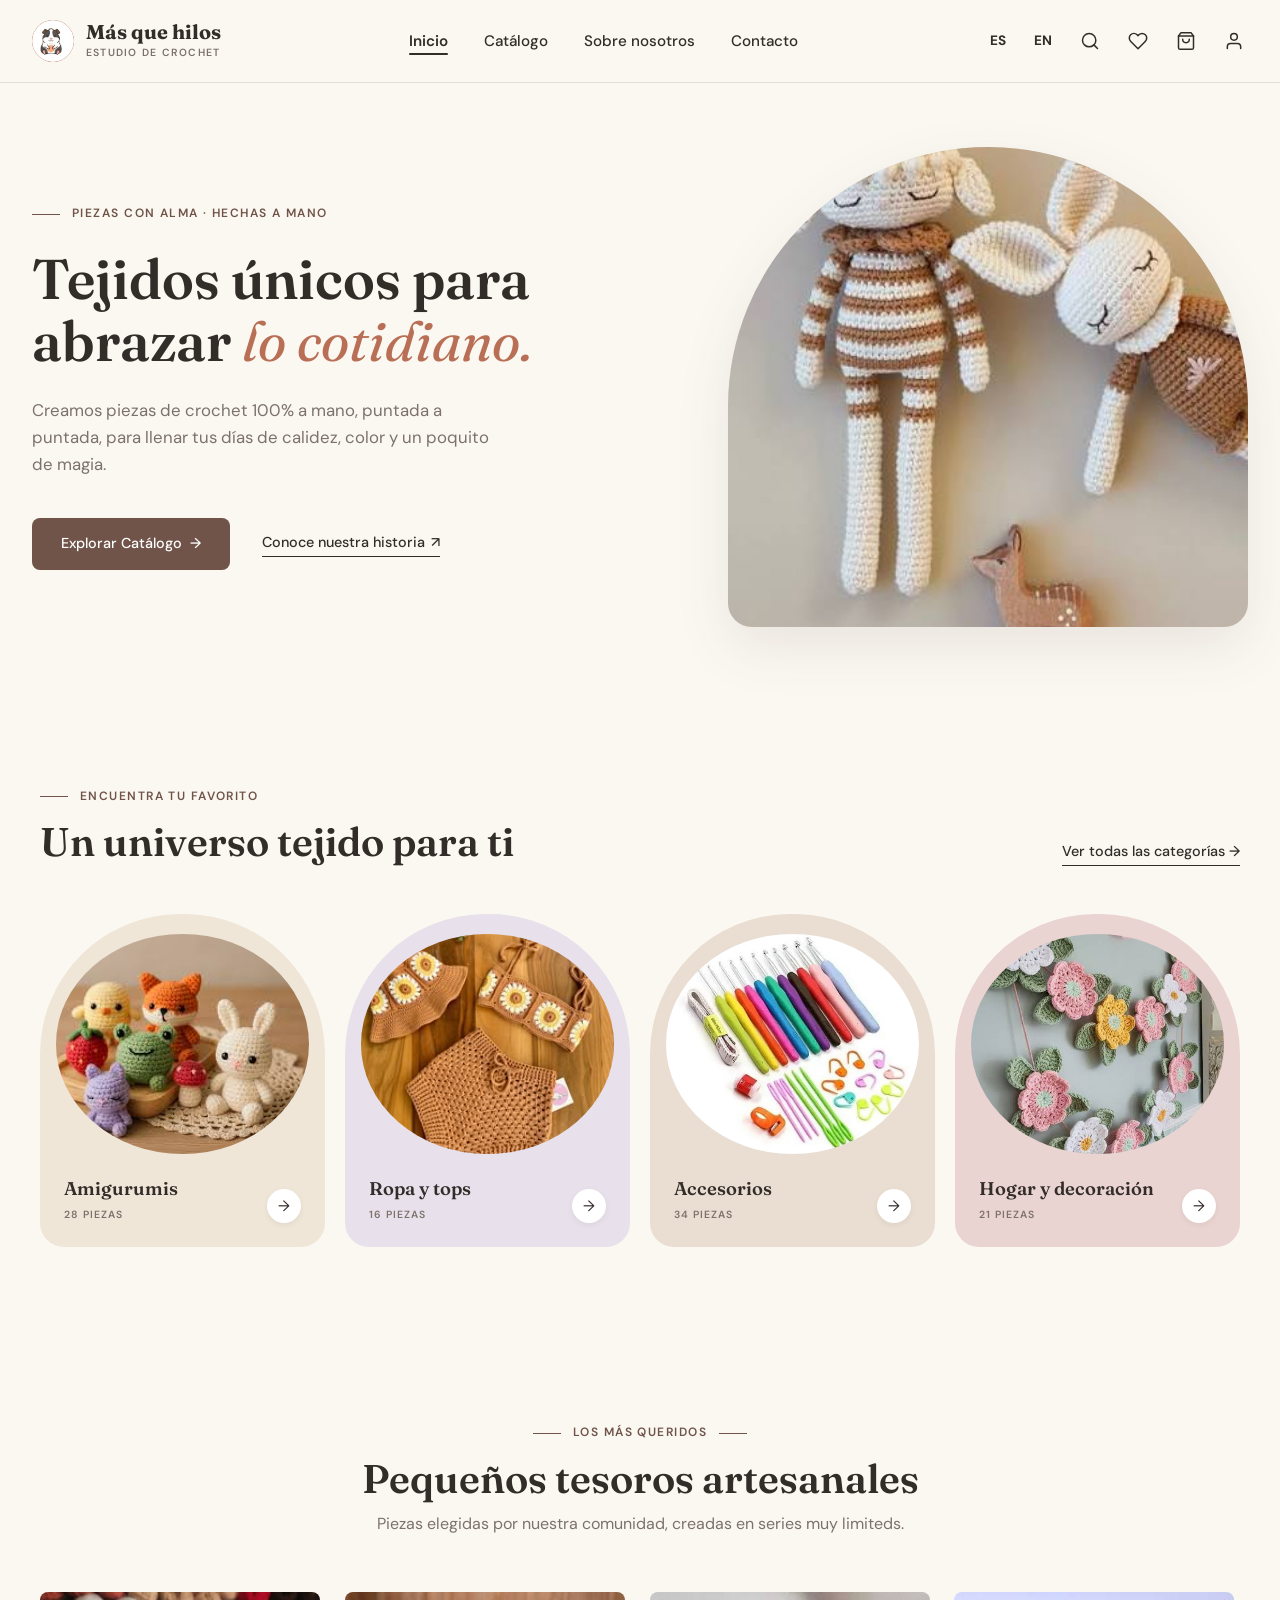
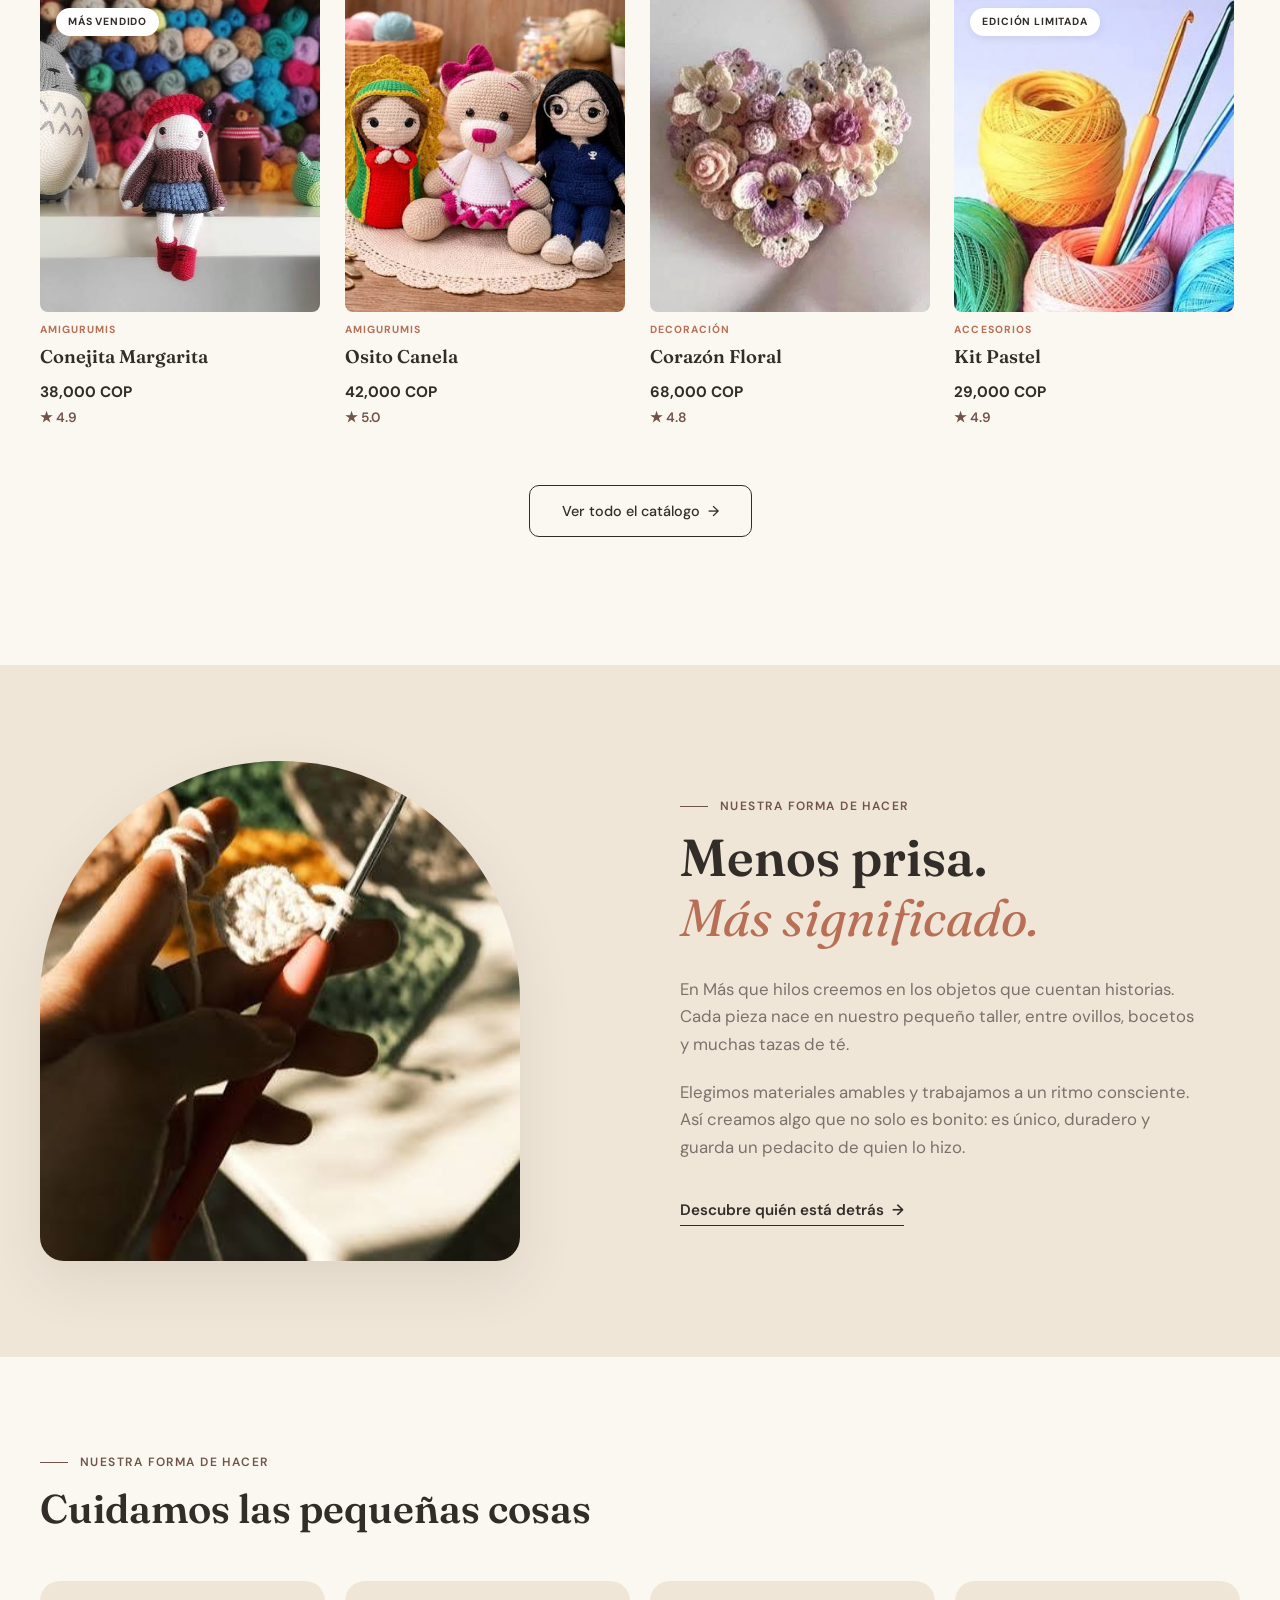
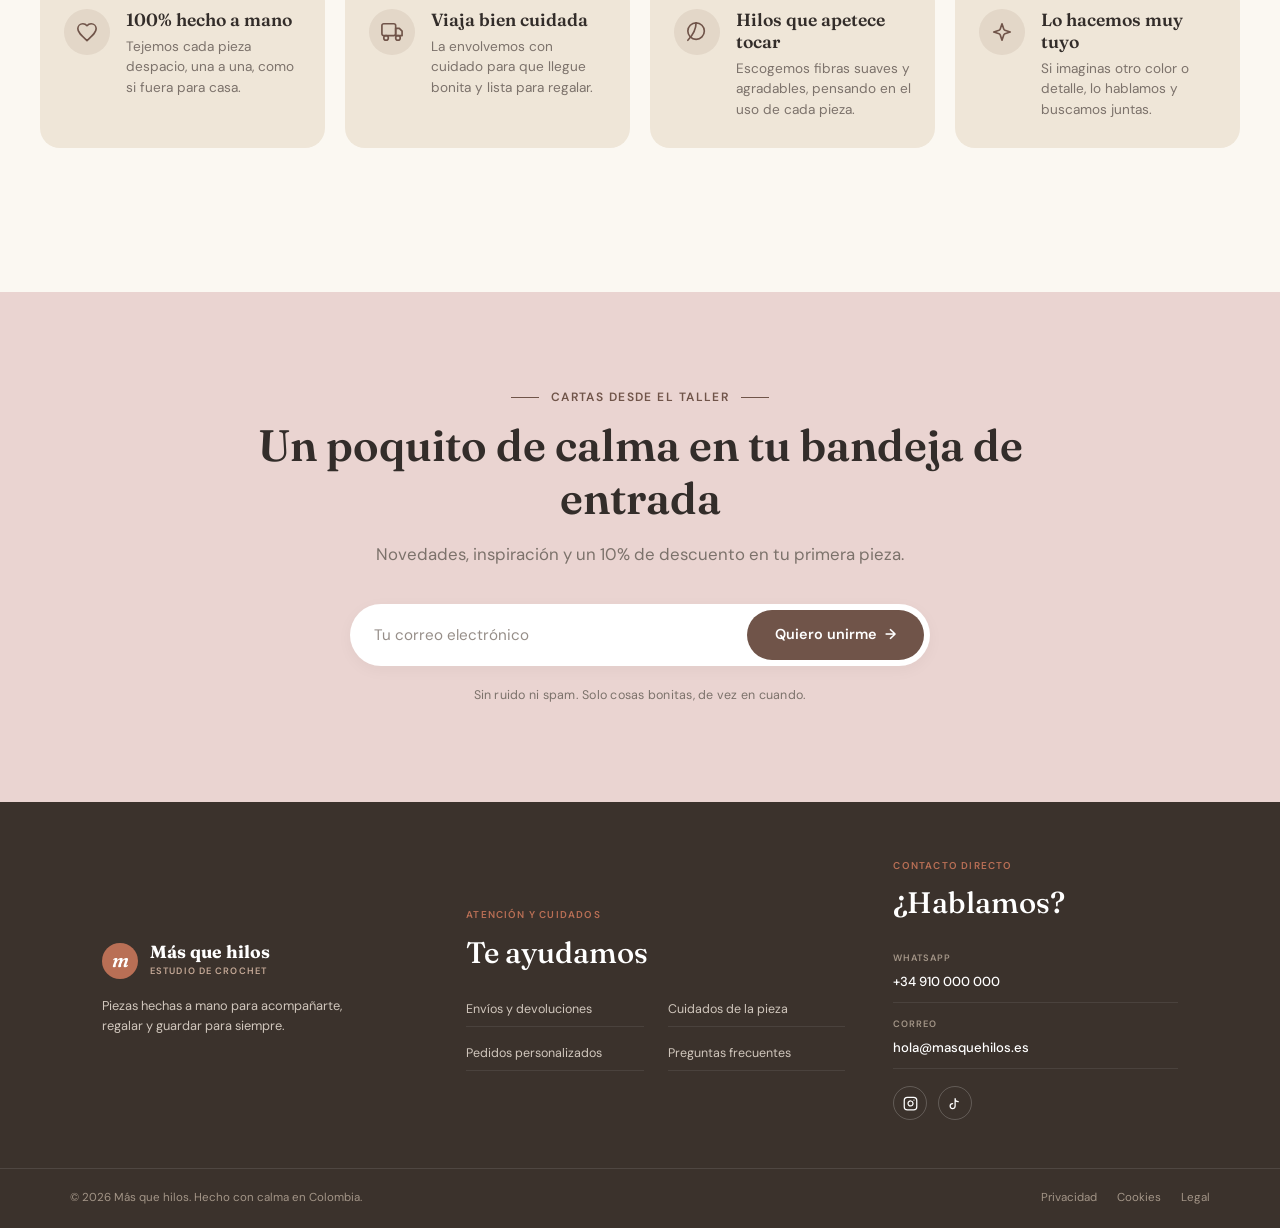
<file: index.html>
<!DOCTYPE html>
<html lang="es">
<head>
    <meta charset="UTF-8">
    <meta name="viewport" content="width=device-width, initial-scale=1.0">
    <title data-i18n="head_title">Más que hilos | Crochet Hecho a Mano</title>
    <link rel="icon" type="image/png" href="src/assets/img/logo-gustavo.png">

    <!-- Enlaces de estilos -->
    <link rel="stylesheet" href="src/css/base/variables.css">
    <link rel="stylesheet" href="src/css/layout/header.css">
    <link rel="stylesheet" href="src/css/components/buttons.css">
    <link rel="stylesheet" href="src/css/layout/grid.css">
    <link rel="stylesheet" href="src/css/components/cards.css">
    <link rel="stylesheet" href="src/css/layout/footer.css">
    <link rel="stylesheet" href="src/css/base/reset.css">
    <link rel="stylesheet" href="src/css/components/favorites-modal.css">
    <link rel="stylesheet" href="src/css/components/cart-drawer.css">
    <link rel="stylesheet" href="src/css/components/user-dropdown.css">
</head>
<body>

    <!-- Encabezado / Navegacion -->
    <header class="main-header">
        <div class="header-container">
        
        <!-- Logo con ícono circular e imagen -->
        <a href="index.html" class="logo">
            <div class="logo-icon">
                <img src="src/assets/img/logo-gustavo.png" alt="Logo de Más que hilos" class="logo-img">
            </div>
            <div class="logo-text">
                <span class="brand-name">Más que hilos</span>
                <span class="brand-subtitle" data-i18n="brand_subtitle">ESTUDIO DE CROCHET</span>
            </div>
        </a>

        <!-- Navegacion -->
        <nav class="main-nav">
            <ul>
            <li><a href="index.html" class="active" data-i18n="nav_home">Inicio</a></li>
            <li><a href="pages/catalogo.html" data-i18n="nav_catalog">Catálogo</a></li>
            <li><a href="pages/nosotros.html" data-i18n="nav_about">Sobre nosotros</a></li>
            <li><a href="pages/contacto.html" data-i18n="nav_contact">Contacto</a></li>
            </ul>
        </nav>

        <!-- Acciones de Usuario -->
        <div class="header-actions">

            <!-- Botones de cambiar idioma -->
            <button class="action-btn" onclick="cambiarIdioma('es')" title="Español" style="font-size: 0.85rem; font-weight: bold;">ES</button>
            <button class="action-btn" onclick="cambiarIdioma('en')" title="English" style="font-size: 0.85rem; font-weight: bold;">EN</button>

            <button class="action-btn" title="Buscar" id="search-toggle-btn">
            <svg width="20" height="20" viewBox="0 0 24 24" fill="none" stroke="currentColor" stroke-width="1.8" stroke-linecap="round" stroke-linejoin="round"><circle cx="11" cy="11" r="8"/><line x1="21" y1="21" x2="16.65" y2="16.65"/></svg>
            </button>
            <!-- Caja desplegable del buscador -->
            <div id="search-overlay" class="search-overlay">
            <div class="search-input-wrapper">
                <!-- Icono interno de lupa -->
                <svg class="search-input-icon" width="18" height="18" viewBox="0 0 24 24" fill="none" stroke="currentColor" stroke-width="2">
                <circle cx="11" cy="11" r="8"></circle>
                <line x1="21" y1="21" x2="16.65" y2="16.65"></line>
                </svg>

                <input type="text" id="search-input" data-i18n="search_placeholder" placeholder="Buscar piezas, colecciones..." />

                <button type="submit" class="search-submit-btn" data-i18n="search_btn">Buscar</button>

                <!-- Botón para cerrar -->
                <button type="button" id="search-close-btn" class="close-btn" aria-label="Cerrar búsqueda">
                &times;
                </button>
            </div>
            </div>
            
            <button class="action-btn" title="Favoritos" id="favorites-toggle-btn">
                <svg width="20" height="20" viewBox="0 0 24 24" fill="none" stroke="currentColor" stroke-width="1.8" stroke-linecap="round" stroke-linejoin="round"><path d="M20.84 4.61a5.5 5.5 0 0 0-7.78 0L12 5.67l-1.06-1.06a5.5 5.5 0 0 0-7.78 7.78l1.06 1.06L12 21.23l7.78-7.78 1.06-1.06a5.5 5.5 0 0 0 0-7.78z"/></svg>
                <span id="favorites-badge" class="badge">0</span>
            </button>


            <button class="action-btn" title="Carrito" id="cart-toggle-btn">
            <svg width="20" height="20" viewBox="0 0 24 24" fill="none" stroke="currentColor" stroke-width="1.8" stroke-linecap="round" stroke-linejoin="round"><path d="M6 2L3 6v14a2 2 0 0 0 2 2h14a2 2 0 0 0 2-2V6l-3-4z"/><line x1="3" y1="6" x2="21" y2="6"/><path d="M16 10a4 4 0 0 1-8 0"/></svg>
            <span id="cart-badge" class="badge">0</span>
            </button>

            <button type="button" class="action-btn" title="Mi Cuenta" id="user-toggle-btn">
            <svg width="20" height="20" viewBox="0 0 24 24" fill="none" stroke="currentColor" stroke-width="1.8" stroke-linecap="round" stroke-linejoin="round"><path d="M20 21v-2a4 4 0 0 0-4-4H8a4 4 0 0 0-4 4v2"/><circle cx="12" cy="7" r="4"/></svg>
            </button>
        </div>

        </div>
        <!-- Menú Desplegable de Espacio Personal -->
            <div id="user-dropdown-menu" class="user-dropdown-card">
            
            <!-- Encabezado del usuario -->
            <div class="user-dropdown-header">
                <div class="user-avatar-circle">
                <svg width="20" height="20" viewBox="0 0 24 24" fill="none" stroke="currentColor" stroke-width="1.8" stroke-linecap="round" stroke-linejoin="round"><path d="M20 21v-2a4 4 0 0 0-4-4H8a4 4 0 0 0-4 4v2"/><circle cx="12" cy="7" r="4"/></svg>
                </div>
                <div class="user-header-text">
                <h3 class="user-title" id="user-greeting-title" data-i18n="user_title">Tu espacio personal</h3>
                <p class="user-subtitle" id="user-greeting-subtitle" data-i18n="user_subtitle">Todo lo tuyo, en un solo lugar</p>
                </div>
            </div>

            <hr class="user-dropdown-divider">

            <!-- Lista de Opciones (Cambiable dinámicamente con JS) -->
            <nav class="user-dropdown-nav">
                <ul id="user-menu-options">
                <!-- Opción Destacada: Iniciar Sesión / Registrarse -->
                <li>
                    <a href="pages/cuenta.html" class="user-menu-link highlight-link">
                    <span data-i18n="user_login">Iniciar Sesión / Registrarse</span>
                    <span class="arrow">&rarr;</span>
                    </a>
                </li>

                <!-- Opciones Estándar -->
                <li>
                    <a href="../pages/cuenta.html?tab=pedidos" class="user-menu-link">
                    <span data-i18n="user_orders">Mis Pedidos</span>
                    <span class="chevron">&rsaquo;</span>
                    </a>
                </li>

                <li>
                    <a href="../pages/cuenta.html?tab=direcciones" class="user-menu-link">
                    <span data-i18n="user_addresses">Direcciones de Envío</span>
                    <span class="chevron">&rsaquo;</span>
                    </a>
                </li>

                <li>
                    <a href="../pages/cuenta.html?tab=configuracion" class="user-menu-link">
                    <span data-i18n="user_settings">Configuración de Cuenta</span>
                    <span class="chevron">&rsaquo;</span>
                    </a>
                </li>
                </ul>
            </nav>

            </div>

            <!-- Botón Menú Hamburguesa (Solo visible en móviles) -->
            <button id="mobile-menu-btn" class="action-btn mobile-menu-btn" aria-label="Menú">
            <svg width="24" height="24" viewBox="0 0 24 24" fill="none" stroke="currentColor" stroke-width="2" stroke-linecap="round" stroke-linejoin="round">
                <line x1="3" y1="12" x2="21" y2="12"></line>
                <line x1="3" y1="6" x2="21" y2="6"></line>
                <line x1="3" y1="18" x2="21" y2="18"></line>
            </svg>
            </button>
    </header>

    <!-- Contenido Principal -->
    <main id="main-content">
        <!-- Seccion Hero Principal -->
        <section class="hero">
        <div class="hero-container">
            
            <!-- Lado Izquierdo: Textos y Botones -->
            <div class="hero-text-content">
            <div class="hero-subtitle-wrapper">
                <span class="subtitle-line"></span>
                <span class="hero-subtitle" data-i18n="hero_subtitle">PIEZAS CON ALMA · HECHAS A MANO</span>
            </div>

            <h1 class="hero-title" data-i18n="hero_title">
                Tejidos únicos para abrazar <em class="highlight">lo cotidiano.</em>
            </h1>

            <p class="hero-description" data-i18n="hero_desc">
                Creamos piezas de crochet 100% a mano, puntada a puntada, para llenar tus días de calidez, color y un poquito de magia.
            </p>

            <div class="hero-actions">
                <a href="pages/catalogo.html" class="btn-hero-primary">
                <span data-i18n="hero_btn1">Explorar Catálogo</span> <span>&rarr;</span>
                </a>
                <a href="pages/nosotros.html" class="btn-hero-secondary">
                <span data-i18n="hero_btn2">Conoce nuestra historia</span> <span>&#8599;</span>
                </a>
            </div>
            </div>

            <!-- Lado Derecho -->
            <div class="hero-image-wrapper">
            <div class="hero-image-card">
                <img src="src/assets/img/hero-crochet.jpg" alt="Tejidos artesanales en crochet">
            </div>
            </div>

        </div>
        </section>
            <!-- Sección Categorias -->
        <section class="categories-section">
        <div class="categories-container">
            
            <!-- Encabezado de la Seccion -->
            <div class="categories-header">
            <div class="header-left">
                <div class="subtitle-wrapper">
                <span class="subtitle-line"></span>
                <span class="section-subtitle" data-i18n="cat_subtitle">ENCUENTRA TU FAVORITO</span>
                </div>
                <h2 class="section-title" data-i18n="cat_title">Un universo tejido para ti</h2>
            </div>

            <a href="pages/catalogo.html" class="link-see-all">
                <span data-i18n="cat_link">Ver todas las categorías</span> <span>&rarr;</span>
            </a>
            </div>

            <!-- Categorias -->
            <div class="categories-grid">
            
            <!-- Categoria 1 -->
            <a href="pages/catalogo.html?cat=amigurumis" class="category-card card-bg-sand">
                <div class="category-image-wrapper">
                <img src="src/assets/img/cat-amigurumis.jpg" alt="Amigurumis de crochet">
                </div>
                <div class="category-info">
                <div class="text-group">
                    <h3 data-i18n="cat_amigurumis">Amigurumis</h3>
                    <span class="piece-count" data-i18n="cat_amigurumis_qty">28 PIEZAS</span>
                </div>
                <span class="arrow-circle">&rarr;</span>
                </div>
            </a>

            <!-- Categoria 2 -->
            <a href="pages/catalogo.html?cat=ropa" class="category-card card-bg-lavender">
                <div class="category-image-wrapper">
                <img src="src/assets/img/cat-ropa.jpg" alt="Ropa y tops de crochet">
                </div>
                <div class="category-info">
                <div class="text-group">
                    <h3 data-i18n="cat_clothes">Ropa y tops</h3>
                    <span class="piece-count" data-i18n="cat_clothes_qty">16 PIEZAS</span>
                </div>
                <span class="arrow-circle">&rarr;</span>
                </div>
            </a>

            <!-- Categoria 3 -->
            <a href="pages/catalogo.html?cat=accesorios" class="category-card card-bg-oat">
                <div class="category-image-wrapper">
                <img src="src/assets/img/cat-accesorios.jpg" alt="Accesorios de crochet">
                </div>
                <div class="category-info">
                <div class="text-group">
                    <h3 data-i18n="cat_accessories">Accesorios</h3>
                    <span class="piece-count" data-i18n="cat_accessories_qty">34 PIEZAS</span>
                </div>
                <span class="arrow-circle">&rarr;</span>
                </div>
            </a>

            <!-- Categoria 4 -->
            <a href="pages/catalogo.html?cat=hogar" class="category-card card-bg-rose">
                <div class="category-image-wrapper">
                <img src="src/assets/img/cat-hogar.jpg" alt="Hogar y decoración en crochet">
                </div>
                <div class="category-info">
                <div class="text-group">
                    <h3 data-i18n="cat_home">Hogar y decoración</h3>
                    <span class="piece-count" data-i18n="cat_home_qty">21 PIEZAS</span>
                </div>
                <span class="arrow-circle">&rarr;</span>
                </div>
            </a>

            </div>

        </div>
        </section>
        <!-- Sección: Pequeños tesoros artesanales -->
        <section class="featured-products">
        <div class="featured-container">
            
            <!-- Encabezado -->
            <div class="featured-header">
            <div class="subtitle-wrapper centered">
                <span class="subtitle-line"></span>
                <span class="section-subtitle" data-i18n="feat_subtitle">LOS MÁS QUERIDOS</span>
                <span class="subtitle-line"></span>
            </div>
            <h2 class="section-title" data-i18n="feat_title">Pequeños tesoros artesanales</h2>
            <p class="featured-description" data-i18n="feat_desc">Piezas elegidas por nuestra comunidad, creadas en series muy limiteds.</p>
            </div>

            <!-- Productos -->
            <div class="products-grid">

            <!-- Producto 1 -->
            <article class="product-card"
                    data-id="conejita-margarita" 
                    data-title="Conejita Margarita" 
                    data-category="amigurumis" 
                    data-price="38,000 COP" 
                    data-img="../src/assets/img/producto-conejita.jpg">
                <div class="product-image-wrapper">
                <img src="src/assets/img/producto-conejita.jpg" alt="Conejita Margarita">
                <span class="badge-product" data-i18n="badge_bestseller">MÁS VENDIDO</span>
                <button class="btn-add-cart" aria-label="Añadir a la cesta">
                    <span data-i18n="btn_add_cart">Añadir a la cesta</span>
                    <svg width="16" height="16" viewBox="0 0 24 24" fill="none" stroke="currentColor" stroke-width="2" stroke-linecap="round" stroke-linejoin="round"><path d="M6 2L3 6v14a2 2 0 0 0 2 2h14a2 2 0 0 0 2-2V6l-3-4z"/><line x1="3" y1="6" x2="21" y2="6"/><path d="M16 10a4 4 0 0 1-8 0"/></svg>
                </button>
                </div>
                <div class="product-info">
                <span class="product-category" data-i18n="cat_upper_amigurumis">AMIGURUMIS</span>
                <h3 class="product-name"><a href="pages/detalle.html">Conejita Margarita</a></h3>
                <div class="product-meta">
                    <span class="product-price">38,000 COP</span>
                    <span class="product-rating">★ 4.9</span>
                </div>
                </div>
            </article>

            <!-- Producto 2 -->
            <article class="product-card"
                    data-id="osito-canela" 
                    data-title="Osito Canela" 
                    data-category="amigurumis" 
                    data-price="42,000 COP" 
                    data-img="../src/assets/img/producto-osito.jpg">
                <div class="product-image-wrapper">
                <img src="src/assets/img/producto-osito.jpg" alt="Osito Canel">
                <button class="btn-add-cart" aria-label="Añadir a la cesta">
                    <span data-i18n="btn_add_cart">Añadir a la cesta</span>
                    <svg width="16" height="16" viewBox="0 0 24 24" fill="none" stroke="currentColor" stroke-width="2" stroke-linecap="round" stroke-linejoin="round"><path d="M6 2L3 6v14a2 2 0 0 0 2 2h14a2 2 0 0 0 2-2V6l-3-4z"/><line x1="3" y1="6" x2="21" y2="6"/><path d="M16 10a4 4 0 0 1-8 0"/></svg>
                </button>
                </div>
                <div class="product-info">
                <span class="product-category" data-i18n="cat_upper_amigurumis">AMIGURUMIS</span>
                <h3 class="product-name"><a href="pages/detalle.html">Osito Canela</a></h3>
                <div class="product-meta">
                    <span class="product-price">42,000 COP</span>
                    <span class="product-rating">★ 5.0</span>
                </div>
                </div>
            </article>

            <!-- Producto 3 -->
            <article class="product-card"
                    data-id="corazon-floral" 
                    data-title="Corazón Floral" 
                    data-category="DECORACIÓN" 
                    data-price="68,000 COP" 
                    data-img="../src/assets/img/producto-manta.jpg">
                <div class="product-image-wrapper">
                <img src="src/assets/img/producto-manta.jpg" alt="Manta Nube">
                <button class="btn-add-cart" aria-label="Añadir a la cesta">
                    <span data-i18n="btn_add_cart">Añadir a la cesta</span>
                    <svg width="16" height="16" viewBox="0 0 24 24" fill="none" stroke="currentColor" stroke-width="2" stroke-linecap="round" stroke-linejoin="round"><path d="M6 2L3 6v14a2 2 0 0 0 2 2h14a2 2 0 0 0 2-2V6l-3-4z"/><line x1="3" y1="6" x2="21" y2="6"/><path d="M16 10a4 4 0 0 1-8 0"/></svg>
                </button>
                </div>
                <div class="product-info">
                <span class="product-category" data-i18n="cat_upper_deco">DECORACIÓN</span>
                <h3 class="product-name"><a href="pages/detalle.html">Corazón Floral</a></h3>
                <div class="product-meta">
                    <span class="product-price">68,000 COP</span>
                    <span class="product-rating">★ 4.8</span>
                </div>
                </div>
            </article>

            <!-- Producto 4 -->
            <article class="product-card"
                    data-id="kit-pastel" 
                    data-title="Kit Pastel" 
                    data-category="ACCESORIOS" 
                    data-price="29,000 COP" 
                    data-img="../src/assets/img/producto-kit.jpg">
                <div class="product-image-wrapper">
                <img src="src/assets/img/producto-kit.jpg" alt="Kit Pastel">
                <span class="badge-product" data-i18n="badge_limited">EDICIÓN LIMITADA</span>
                <button class="btn-add-cart" aria-label="Añadir a la cesta">
                    <span data-i18n="btn_add_cart">Añadir a la cesta</span>
                    <svg width="16" height="16" viewBox="0 0 24 24" fill="none" stroke="currentColor" stroke-width="2" stroke-linecap="round" stroke-linejoin="round"><path d="M6 2L3 6v14a2 2 0 0 0 2 2h14a2 2 0 0 0 2-2V6l-3-4z"/><line x1="3" y1="6" x2="21" y2="6"/><path d="M16 10a4 4 0 0 1-8 0"/></svg>
                </button>
                </div>
                <div class="product-info">
                <span class="product-category" data-i18n="cat_upper_acc">ACCESORIOS</span>
                <h3 class="product-name"><a href="pages/detalle.html">Kit Pastel</a></h3>
                <div class="product-meta">
                    <span class="product-price">29,000 COP</span>
                    <span class="product-rating">★ 4.9</span>
                </div>
                </div>
            </article>

            </div>

            <!-- Botón Ver Todo -->
            <div class="featured-footer-action">
            <a href="pages/catalogo.html" class="btn-outline-catalog">
                <span data-i18n="feat_link">Ver todo el catálogo</span> <span>&rarr;</span>
            </a>
            </div>

        </div>
        </section>
        <!-- Sección Manifesto -->
        <section class="manifest-section">
        <div class="manifest-container">
            
            <!-- Columna Izquierda -->
            <div class="manifest-image-wrapper">
            <div class="manifest-image-card">
                <img src="src/assets/img/manifest-crochet.jpg" alt="Proceso artesanal de tejido en crochet">
            </div>
            </div>

            <!-- Columna Derecha -->
            <div class="manifest-content">
            <div class="subtitle-wrapper">
                <span class="subtitle-line"></span>
                <span class="section-subtitle" data-i18n="man_subtitle">NUESTRA FORMA DE HACER</span>
            </div>

            <h2 class="manifest-title" data-i18n="man_title">
                Menos prisa. <br>
                <em class="highlight">Más significado.</em>
            </h2>

            <p class="manifest-paragraph" data-i18n="man_p1">
                En Más que hilos creemos en los objetos que cuentan historias. Cada pieza nace en nuestro pequeño taller, entre ovillos, bocetos y muchas tazas de té.
            </p>

            <p class="manifest-paragraph" data-i18n="man_p2">
                Elegimos materiales amables y trabajamos a un ritmo consciente. Así creamos algo que no solo es bonito: es único, duradero y guarda un pedacito de quien lo hizo.
            </p>

            <a href="pages/nosotros.html" class="manifest-link">
                <span data-i18n="man_link">Descubre quién está detrás</span> <span>&rarr;</span>
            </a>
            </div>

        </div>
        </section>

        <!-- Sección: Cuidamos las pequeñas cosas -->
        <section class="features-section">
        <div class="features-container">
            
            <!-- Encabezado -->
            <div class="features-header">
            <div class="subtitle-wrapper">
                <span class="subtitle-line"></span>
                <span class="section-subtitle" data-i18n="man_subtitle">NUESTRA FORMA DE HACER</span>
            </div>
            <h2 class="section-title" data-i18n="feat2_title">Cuidamos las pequeñas cosas</h2>
            </div>

            <!-- 4 Tarjetas de Valores -->
            <div class="features-grid">
            
            <!-- Tarjeta 1 -->
            <div class="feature-card">
                <div class="feature-icon-circle">
                <svg width="22" height="22" viewBox="0 0 24 24" fill="none" stroke="currentColor" stroke-width="1.8" stroke-linecap="round" stroke-linejoin="round">
                    <path d="M12 21.35l-1.45-1.32C5.4 15.36 2 12.28 2 8.5 2 5.42 4.42 3 7.5 3c1.74 0 3.41.81 4.5 2.09C13.09 3.81 14.76 3 16.5 3 19.58 3 22 5.42 22 8.5c0 3.78-3.4 6.86-8.55 11.54L12 21.35z"/>
                </svg>
                </div>
                <div class="feature-content">
                <h3 data-i18n="f1_title">100% hecho a mano</h3>
                <p data-i18n="f1_desc">Tejemos cada pieza despacio, una a una, como si fuera para casa.</p>
                </div>
            </div>

            <!-- Tarjeta 2 -->
            <div class="feature-card">
                <div class="feature-icon-circle">
                <svg width="22" height="22" viewBox="0 0 24 24" fill="none" stroke="currentColor" stroke-width="1.8" stroke-linecap="round" stroke-linejoin="round">
                    <rect x="1" y="3" width="15" height="13" rx="2"/>
                    <polygon points="16 8 20 8 23 11 23 16 16 16 16 8"/>
                    <circle cx="5.5" cy="18.5" r="2.5"/>
                    <circle cx="18.5" cy="18.5" r="2.5"/>
                </svg>
                </div>
                <div class="feature-content">
                <h3 data-i18n="f2_title">Viaja bien cuidada</h3>
                <p data-i18n="f2_desc">La envolvemos con cuidado para que llegue bonita y lista para regalar.</p>
                </div>
            </div>

            <!-- Tarjeta 3 -->
            <div class="feature-card">
                <div class="feature-icon-circle">
                <svg width="22" height="22" viewBox="0 0 24 24" fill="none" stroke="currentColor" stroke-width="1.8" stroke-linecap="round" stroke-linejoin="round">
                    <path d="M11 20A9 9 0 0 1 2 11 9 9 0 0 1 11 2a9 9 0 0 1 9 9 9 9 0 0 1-9 9z"/>
                    <path d="M2 21c5-5 9-10 9-19"/>
                </svg>
                </div>
                <div class="feature-content">
                <h3 data-i18n="f3_title">Hilos que apetece tocar</h3>
                <p data-i18n="f3_desc">Escogemos fibras suaves y agradables, pensando en el uso de cada pieza.</p>
                </div>
            </div>

            <!-- Tarjeta 4 -->
            <div class="feature-card">
                <div class="feature-icon-circle">
                <svg width="22" height="22" viewBox="0 0 24 24" fill="none" stroke="currentColor" stroke-width="1.8" stroke-linecap="round" stroke-linejoin="round">
                    <path d="M12 3l1.912 5.813a2 2 0 001.275 1.275L21 12l-5.813 1.912a2 2 0 00-1.275 1.275L12 21l-1.912-5.813a2 2 0 00-1.275-1.275L3 12l5.813-1.912a2 2 0 001.275-1.275L12 3z"/>
                </svg>
                </div>
                <div class="feature-content">
                <h3 data-i18n="f4_title">Lo hacemos muy tuyo</h3>
                <p data-i18n="f4_desc">Si imaginas otro color o detalle, lo hablamos y buscamos juntas.</p>
                </div>
            </div>

            </div>

        </div>
        </section>
        <!-- Sección: Cartas desde el taller -->
        <section class="newsletter-section">
        <div class="newsletter-container">
            
            <!-- Subtítulo y Título -->
            <div class="subtitle-wrapper centered">
            <span class="subtitle-line"></span>
            <span class="section-subtitle" data-i18n="news_subtitle">CARTAS DESDE EL TALLER</span>
            <span class="subtitle-line"></span>
            </div>

            <h2 class="newsletter-title" data-i18n="news_title">Un poquito de calma en tu bandeja de entrada</h2>

            <p class="newsletter-lead" data-i18n="news_lead">Novedades, inspiración y un 10% de descuento en tu primera pieza.</p>

            <!-- Formulario de Suscripción -->
            <form class="newsletter-form" onsubmit="event.preventDefault();">
            <div class="input-pill-wrapper">
                <input type="email" data-i18n="news_placeholder" placeholder="Tu correo electrónico" required class="newsletter-input">
                <button type="submit" class="btn-newsletter-submit"><span data-i18n="news_btn">Quiero unirme</span> <span>&rarr;</span></button>
            </div>
            </form>

            <p class="newsletter-disclaimer" data-i18n="news_disclaimer">Sin ruido ni spam. Solo cosas bonitas, de vez en cuando.</p>

        </div>
        </section>
    </main>
        <!-- Footer -->
    <footer class="main-footer">
        <div class="footer-container">
        
        <!-- Logo y Eslogan -->
        <div class="footer-col brand-col">
            <a href="index.html" class="logo logo-light">
            <div class="logo-icon">m</div>
            <div class="logo-text">
                <span class="brand-name">Más que hilos</span>
                <span class="brand-subtitle" data-i18n="brand_subtitle">ESTUDIO DE CROCHET</span>
            </div>
            </a>
            <p class="footer-slogan" data-i18n="foot_slogan">
            Piezas hechas a mano para acompañarte, regalar y guardar para siempre.
            </p>
        </div>

        <!-- Atencion y Cuidados (Centro) -->
        <div class="footer-col center-col">
            <span class="footer-subtitle" data-i18n="foot_col1_sub">ATENCIÓN Y CUIDADOS</span>
            <h3 class="footer-title" data-i18n="foot_col1_title">Te ayudamos</h3>
            
            <div class="footer-links-grid">
            <a href="#" class="footer-link" data-i18n="foot_link1">Envíos y devoluciones</a>
            <a href="#" class="footer-link" data-i18n="foot_link2">Cuidados de la pieza</a>
            <a href="#" class="footer-link" data-i18n="foot_link3">Pedidos personalizados</a>
            <a href="#" class="footer-link" data-i18n="foot_link4">Preguntas frecuentes</a>
            </div>
        </div>

        <!-- Contacto Directo (Derecha) -->
        <div class="footer-col contact-col">
            <span class="footer-subtitle" data-i18n="foot_col2_sub">CONTACTO DIRECTO</span>
            <h3 class="footer-title" data-i18n="foot_col2_title">¿Hablamos?</h3>

            <div class="contact-item">
            <span class="contact-label">WHATSAPP</span>
            <a href="https://wa.me/573000000000" target="_blank" rel="noopener noreferrer" class="contact-value">+34 910 000 000</a>
            </div>

            <div class="contact-item">
            <span class="contact-label" data-i18n="foot_email">CORREO</span>
            <a href="mailto:hola@masquehilos.es" class="contact-value">hola@masquehilos.es</a>
            </div>

            <!-- Redes sociales en círculos -->
            <div class="footer-socials">
            <a href="https://instagram.com" target="_blank" rel="noopener noreferrer" class="social-circle" title="Instagram">
                <svg width="18" height="18" viewBox="0 0 24 24" fill="none" stroke="currentColor" stroke-width="2" stroke-linecap="round" stroke-linejoin="round"><rect x="2" y="2" width="20" height="20" rx="5" ry="5"/><path d="M16 11.37A4 4 0 1 1 12.63 8 4 4 0 0 1 16 11.37z"/><line x1="17.5" y1="6.5" x2="17.51" y2="6.5"/></svg>
            </a>
            <a href="https://tiktok.com" target="_blank" rel="noopener noreferrer" class="social-circle" title="TikTok">
                <svg width="18" height="18" viewBox="0 0 24 24" fill="none" stroke="currentColor" stroke-width="2" stroke-linecap="round" stroke-linejoin="round"><path d="M9 12a4 4 0 1 0 4 4V4a5 5 0 0 0 5 5"/></svg>
            </a>
            </div>
        </div>

        </div>

        <!-- Parte Inferior -->
        <div class="footer-bottom-wrapper">
        <div class="footer-bottom-container">
            <p class="copyright" data-i18n="foot_copy">&copy; 2026 Más que hilos. Hecho con calma en Colombia.</p>
            <div class="footer-legal-links">
            <a href="#" data-i18n="foot_legal1">Privacidad</a>
            <a href="#" data-i18n="foot_legal2">Cookies</a>
            <a href="#" data-i18n="foot_legal3">Legal</a>
            </div>
        </div>
        </div>
    </footer>

    <!-- Modal de Mis Favoritos -->
    <div id="favorites-modal" class="favorites-modal-overlay">
    <div class="favorites-modal-card">
        
        <!-- Encabezado del modal -->
        <div class="favorites-modal-header">
        <div class="header-titles">
            <span class="sub-caption" data-i18n="modal_selection">— TU SELECCIÓN</span>
            <h2 class="modal-title" data-i18n="modal_fav_title">Mis favoritos</h2>
        </div>
        <button type="button" id="close-favorites-btn" class="close-modal-btn" aria-label="Cerrar favoritos">&times;</button>
        </div>

        <!-- Contenedor dinámico -->
        <div id="favorites-list-container" class="favorites-list-container">
        <p class="empty-favorites-msg" data-i18n="modal_fav_empty">No tienes productos en tus favoritos.</p>
        </div>

    </div>
    </div>

    <!-- Off-canvas / Panel Lateral del Carrito -->
    <div id="cart-drawer-overlay" class="cart-drawer-overlay">
    <div class="cart-drawer-card">
        
        <!-- Encabezado del Carrito -->
        <div class="cart-drawer-header">
        <div class="header-titles">
            <span class="sub-caption" data-i18n="modal_selection">— TU SELECCIÓN</span>
            <h2 class="cart-title" id="cart-title-text" data-i18n="modal_cart_title">Tu Carrito</h2>
        </div>
        <button type="button" id="close-cart-btn" class="close-modal-btn" aria-label="Cerrar carrito">&times;</button>
        </div>

        <!-- Lista Dinámica de Productos en el Carrito -->
        <div id="cart-list-container" class="cart-list-container">
        <p class="empty-cart-msg" data-i18n="modal_cart_empty">Tu carrito está vacío.</p>
        </div>

        <!-- Pie del Carrito: Totales y Botón de Checkout -->
        <div class="cart-drawer-footer">
        <div class="cart-summary-row">
            <span class="summary-label" data-i18n="modal_subtotal">Subtotal</span>
            <span class="summary-value" id="cart-subtotal-price">0,00 COP</span>
        </div>
        
        <div class="cart-summary-row shipping-row">
            <span class="summary-label" data-i18n="modal_shipping">Envío estimado</span>
            <span class="summary-value highlight-shipping" data-i18n="modal_free">Gratis</span>
        </div>

        <p class="cart-tax-note" data-i18n="modal_tax">Los impuestos están incluidos. El envío se confirma al finalizar.</p>

        <button type="button" class="btn-checkout">
            <span data-i18n="modal_checkout">Finalizar compra</span> <span>&rarr;</span>
        </button>
        </div>

    </div>
    </div>

    <script src="src/js/app.js" type="module"></script>
    <script src="src/js/i18n.js"></script>

</body>
</html>
</file>
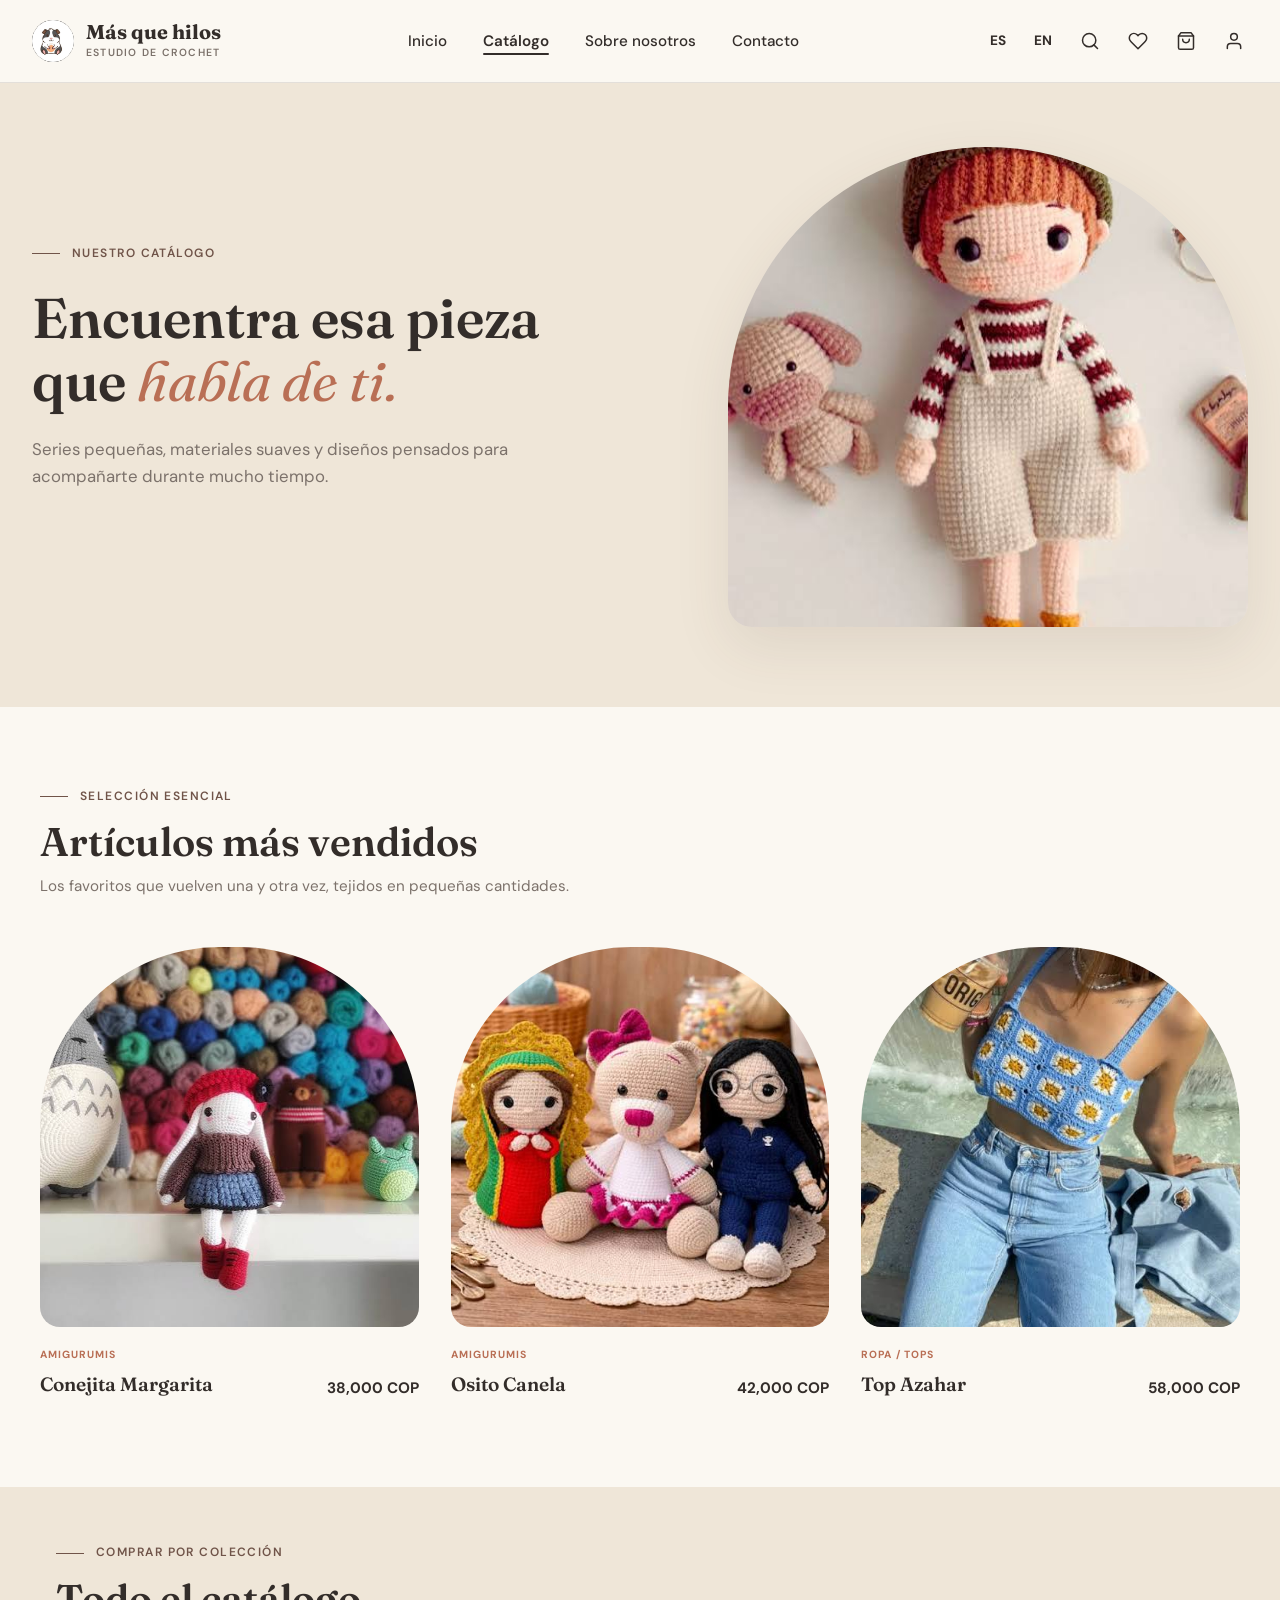
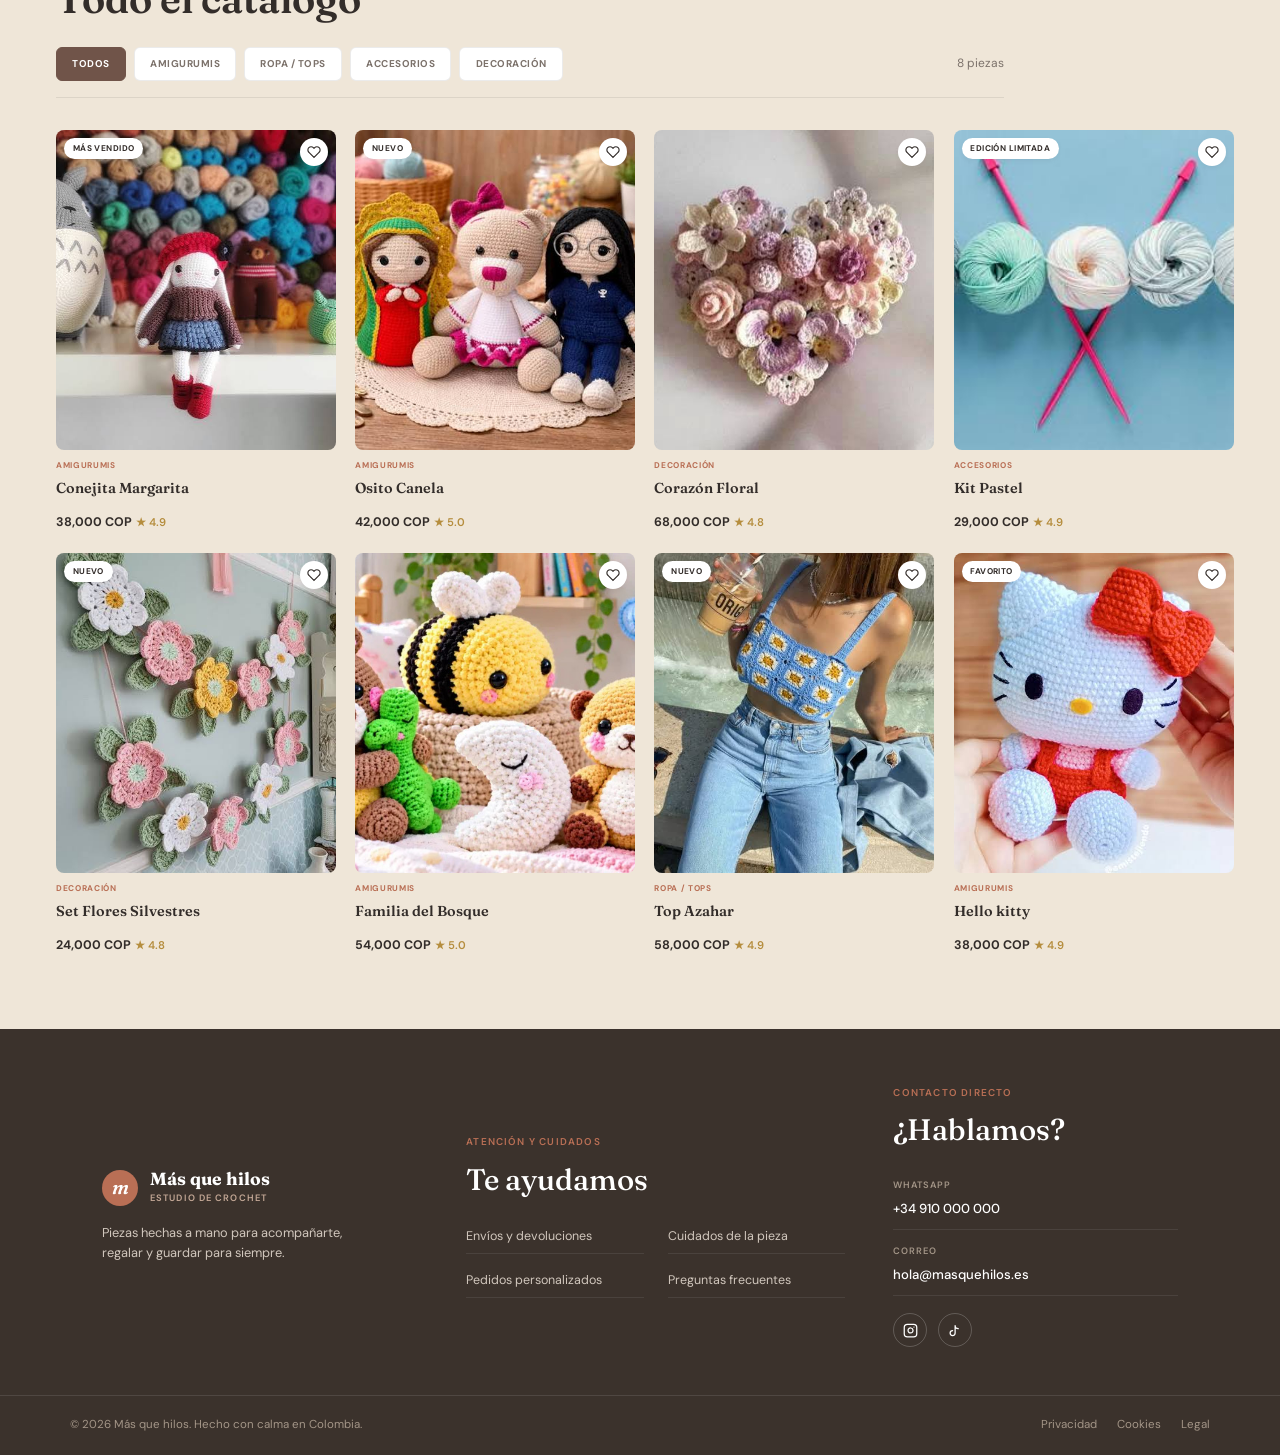
<file: pages/catalogo.html>
<!DOCTYPE html>
<html lang="es">
<head>
    <meta charset="UTF-8">
    <meta name="viewport" content="width=device-width, initial-scale=1.0">
    <title data-i18n="cat_page_title">Catálogo — Más que hilos</title>
    <link rel="icon" type="image/png" href="../src/assets/img/logo-gustavo.png">
    
    <!-- enlace de estilos del proyecto -->
    <link rel="stylesheet" href="../src/css/base/variables.css">
    <link rel="stylesheet" href="../src/css/layout/header.css">
    <link rel="stylesheet" href="../src/css/components/buttons.css">
    <link rel="stylesheet" href="../src/css/layout/grid.css">
    <link rel="stylesheet" href="../src/css/components/cards.css">
    <link rel="stylesheet" href="../src/css/layout/footer.css">
    <link rel="stylesheet" href="../src/css/base/reset.css">
    <link rel="stylesheet" href="../src/css/components/favorites-modal.css">
    <link rel="stylesheet" href="../src/css/components/cart-drawer.css">
    <link rel="stylesheet" href="../src/css/components/user-dropdown.css">
</head>
<body>

    <!-- Encabezado / Navegación Principal -->
    <header class="main-header">
        <div class="header-container">
        
        <!-- Logo con ícono -->
        <a href="../index.html" class="logo">
            <div class="logo-icon">
                <img src="../src/assets/img/logo-circular.jpeg" alt="Logo de Más que hilos" class="logo-img">
            </div>
            <div class="logo-text">
                <span class="brand-name">Más que hilos</span>
                <span class="brand-subtitle" data-i18n="brand_subtitle">ESTUDIO DE CROCHET</span>
            </div>
        </a>

        <!-- Navegacion -->
        <nav class="main-nav">
            <ul>
            <li><a href="../index.html" data-i18n="nav_home">Inicio</a></li>
            <li><a href="catalogo.html" class="active" data-i18n="nav_catalog">Catálogo</a></li>
            <li><a href="nosotros.html" data-i18n="nav_about">Sobre nosotros</a></li>
            <li><a href="contacto.html" data-i18n="nav_contact">Contacto</a></li>
            </ul>
        </nav>

        <!-- Acciones de Usuario -->
        <div class="header-actions">
            <!-- Botones de cambiar el idioma -->
            <button class="action-btn" onclick="cambiarIdioma('es')" title="Español" style="font-size: 0.85rem; font-weight: bold;">ES</button>
            <button class="action-btn" onclick="cambiarIdioma('en')" title="English" style="font-size: 0.85rem; font-weight: bold;">EN</button>
            
            <button class="action-btn" title="Buscar"  id="search-toggle-btn">
            <svg width="20" height="20" viewBox="0 0 24 24" fill="none" stroke="currentColor" stroke-width="1.8" stroke-linecap="round" stroke-linejoin="round"><circle cx="11" cy="11" r="8"/><line x1="21" y1="21" x2="16.65" y2="16.65"/></svg>
            </button>
        <!-- Caja desplegable del buscador -->
            <div id="search-overlay" class="search-overlay">
            <div class="search-input-wrapper">
                <!-- Icono interno de lupa -->
                <svg class="search-input-icon" width="18" height="18" viewBox="0 0 24 24" fill="none" stroke="currentColor" stroke-width="2">
                <circle cx="11" cy="11" r="8"></circle>
                <line x1="21" y1="21" x2="16.65" y2="16.65"></line>
                </svg>

                <input type="text" id="search-input" data-i18n="search_placeholder" placeholder="Buscar piezas, colecciones..." />

                <button type="submit" class="search-submit-btn" data-i18n="search_btn">Buscar</button>

                <!-- Botón para cerrar -->
                <button type="button" id="search-close-btn" class="close-btn" aria-label="Cerrar búsqueda">
                &times;
                </button>
            </div>
            </div>
            
            <button class="action-btn" title="Favoritos" id="favorites-toggle-btn">
            <svg width="20" height="20" viewBox="0 0 24 24" fill="none" stroke="currentColor" stroke-width="1.8" stroke-linecap="round" stroke-linejoin="round"><path d="M20.84 4.61a5.5 5.5 0 0 0-7.78 0L12 5.67l-1.06-1.06a5.5 5.5 0 0 0-7.78 7.78l1.06 1.06L12 21.23l7.78-7.78 1.06-1.06a5.5 5.5 0 0 0 0-7.78z"/></svg>
            <span id="favorites-badge" class="badge">0</span>
            </button>

            <button class="action-btn" title="Carrito" id="cart-toggle-btn">
            <svg width="20" height="20" viewBox="0 0 24 24" fill="none" stroke="currentColor" stroke-width="1.8" stroke-linecap="round" stroke-linejoin="round"><path d="M6 2L3 6v14a2 2 0 0 0 2 2h14a2 2 0 0 0 2-2V6l-3-4z"/><line x1="3" y1="6" x2="21" y2="6"/><path d="M16 10a4 4 0 0 1-8 0"/></svg>
            <span id="cart-badge" class="badge">0</span>
            </button>

            <button type="button" class="action-btn" title="Mi Cuenta" id="user-toggle-btn">
            <svg width="20" height="20" viewBox="0 0 24 24" fill="none" stroke="currentColor" stroke-width="1.8" stroke-linecap="round" stroke-linejoin="round"><path d="M20 21v-2a4 4 0 0 0-4-4H8a4 4 0 0 0-4 4v2"/><circle cx="12" cy="7" r="4"/></svg>
            </button>
        </div>

        </div>
        <!-- Menú Desplegable de Espacio Personal -->
        <div id="user-dropdown-menu" class="user-dropdown-card">
        
        <!-- Encabezado del usuario -->
        <div class="user-dropdown-header">
            <div class="user-avatar-circle">
            <svg width="20" height="20" viewBox="0 0 24 24" fill="none" stroke="currentColor" stroke-width="1.8" stroke-linecap="round" stroke-linejoin="round"><path d="M20 21v-2a4 4 0 0 0-4-4H8a4 4 0 0 0-4 4v2"/><circle cx="12" cy="7" r="4"/></svg>
            </div>
            <div class="user-header-text">
            <h3 class="user-title" id="user-greeting-title" data-i18n="user_title">Tu espacio personal</h3>
            <p class="user-subtitle" id="user-greeting-subtitle" data-i18n="user_subtitle">Todo lo tuyo, en un solo lugar</p>
            </div>
        </div>

        <hr class="user-dropdown-divider">

        <!-- Lista de Opciones -->
        <nav class="user-dropdown-nav">
            <ul id="user-menu-options">
            <li>
                <a href="../pages/cuenta.html" class="user-menu-link highlight-link">
                <span data-i18n="user_login">Iniciar Sesión / Registrarse</span>
                <span class="arrow">&rarr;</span>
                </a>
            </li>
            <li>
                <a href="../pages/cuenta.html?tab=pedidos" class="user-menu-link">
                <span data-i18n="user_orders">Mis Pedidos</span>
                <span class="chevron">&rsaquo;</span>
                </a>
            </li>
            <li>
                <a href="../pages/cuenta.html?tab=direcciones" class="user-menu-link">
                <span data-i18n="user_addresses">Direcciones de Envío</span>
                <span class="chevron">&rsaquo;</span>
                </a>
            </li>
            <li>
                <a href="../pages/cuenta.html?tab=configuracion" class="user-menu-link">
                <span data-i18n="user_settings">Configuración de Cuenta</span>
                <span class="chevron">&rsaquo;</span>
                </a>
            </li>
            </ul>
        </nav>

        </div>

        <!-- Botón Menú Hamburguesa (Solo visible en móviles) -->
            <button id="mobile-menu-btn" class="action-btn mobile-menu-btn" aria-label="Menú">
            <svg width="24" height="24" viewBox="0 0 24 24" fill="none" stroke="currentColor" stroke-width="2" stroke-linecap="round" stroke-linejoin="round">
                <line x1="3" y1="12" x2="21" y2="12"></line>
                <line x1="3" y1="6" x2="21" y2="6"></line>
                <line x1="3" y1="18" x2="21" y2="18"></line>
            </svg>
            </button>

    </header>

    <!-- Contenido Principal del Catalogo -->
    <main id="main-content">
        
        <!-- Hero del Catálogo -->
        <section class="hero catalog-hero">
        <div class="hero-container">
            
            <!-- Lado Izquierdo: Textos -->
            <div class="hero-text-content">
            <div class="hero-subtitle-wrapper">
                <span class="subtitle-line"></span>
                <span class="hero-subtitle" data-i18n="cat_hero_sub">NUESTRO CATÁLOGO</span>
            </div>

            <h1 class="hero-title" data-i18n="cat_hero_title">
                Encuentra esa pieza que <em class="highlight">habla de ti.</em>
            </h1>

            <p class="hero-description" data-i18n="cat_hero_desc">
                Series pequeñas, materiales suaves y diseños pensados para acompañarte durante mucho tiempo.
            </p>
            </div>

            <!-- Lado Derecho: Imagen en Arco -->
            <div class="hero-image-wrapper">
            <div class="hero-image-card">
                <img src="../src/assets/img/hero-catalogo.jpg" alt="Catálogo de productos artesanales en crochet">
            </div>
            </div>

        </div>
        </section>
        <!-- Sección: Articulos más vendidos -->
        <section class="best-sellers-section">
        <div class="best-sellers-container">
            
            <!-- Encabezado con texto debajo del título -->
            <div class="section-header">
            <div class="subtitle-wrapper">
                <span class="subtitle-line"></span>
                <span class="section-subtitle" data-i18n="cat_best_sub">SELECCIÓN ESENCIAL</span>
            </div>
            <h2 class="section-title" data-i18n="cat_best_title">Artículos más vendidos</h2>
            <p class="section-description" data-i18n="cat_best_desc">
                Los favoritos que vuelven una y otra vez, tejidos en pequeñas cantidades.
            </p>
            </div>

            <!-- 3 productos -->
            <div class="best-sellers-grid">

            <!-- Producto 1 -->
            <article class="best-seller-card">
                <div class="arch-image-wrapper">
                <img src="../src/assets/img/producto-conejita.jpg" alt="Conejita Margarita">
                </div>
                <div class="product-info-compact">
                <span class="product-category" data-i18n="cat_upper_amigurumis">AMIGURUMIS</span>
                <div class="product-title-row">
                    <h3 class="product-name"><a href="detalle.html">Conejita Margarita</a></h3>
                    <span class="product-price">38,000 COP</span>
                </div>
                </div>
            </article>

            <!-- Producto 2 -->
            <article class="best-seller-card">
                <div class="arch-image-wrapper">
                <img src="../src/assets/img/producto-osito.jpg" alt="Osito Canela">
                </div>
                <div class="product-info-compact">
                <span class="product-category" data-i18n="cat_upper_amigurumis">AMIGURUMIS</span>
                <div class="product-title-row">
                    <h3 class="product-name"><a href="detalle.html">Osito Canela</a></h3>
                    <span class="product-price">42,000 COP</span>
                </div>
                </div>
            </article>

            <!-- Producto 3 -->
            <article class="best-seller-card">
                <div class="arch-image-wrapper">
                <img src="../src/assets/img/producto-top.jpg" alt="Top Azahar">
                </div>
                <div class="product-info-compact">
                <span class="product-category" data-i18n="cat_upper_clothes">ROPA / TOPS</span>
                <div class="product-title-row">
                    <h3 class="product-name"><a href="detalle.html">Top Azahar</a></h3>
                    <span class="product-price">58,000 COP</span>
                </div>
                </div>
            </article>

            </div>

        </div>
        </section>
        <!-- Sección Principal: Todo el Catálogo con Filtros -->
        <section class="catalog-grid-section">
        <div class="catalog-grid-container">
            
            <!-- Encabezado y Filtros -->
            <div class="catalog-header">
            <div class="subtitle-wrapper">
                <span class="subtitle-line"></span>
                <span class="section-subtitle" data-i18n="cat_grid_sub">COMPRAR POR COLECCIÓN</span>
            </div>
            <h2 class="section-title" data-i18n="cat_grid_title">Todo el catálogo</h2>

            <div class="catalog-toolbar">
                <div class="filter-buttons">
                <!-- Se añadió data-filter para el JS y data-i18n para los idiomas -->
                <button class="filter-btn active" data-filter="todos" data-i18n="filter_all" onclick="filterCatalog(this)">TODOS</button>
                <button class="filter-btn" data-filter="amigurumis" data-i18n="filter_ami" onclick="filterCatalog(this)">AMIGURUMIS</button>
                <button class="filter-btn" data-filter="ropa / tops" data-i18n="filter_clothes" onclick="filterCatalog(this)">ROPA / TOPS</button>
                <button class="filter-btn" data-filter="accesorios" data-i18n="filter_acc" onclick="filterCatalog(this)">ACCESORIOS</button>
                <button class="filter-btn" data-filter="decoración" data-i18n="filter_deco" onclick="filterCatalog(this)">DECORACIÓN</button>
                </div>
                <span class="item-count" id="item-count-display">8 piezas</span>
            </div>
            </div>

            <hr class="catalog-divider">

            <!-- 8 Productos -->
            <div class="products-grid">

            <!-- Producto 1 -->
            <article class="product-card" 
                    data-id="conejita-margarita" 
                    data-title="Conejita Margarita" 
                    data-category="amigurumis" 
                    data-price="38,000 COP" 
                    data-img="../src/assets/img/producto-conejita.jpg">
            <div class="product-image-wrapper">
                <span class="product-badge" data-i18n="badge_bestseller">MÁS VENDIDO</span>
                
                <button class="wishlist-btn" title="Añadir a favoritos">
                <svg width="18" height="18" viewBox="0 0 24 24" fill="none" stroke="currentColor" stroke-width="2"><path d="M20.84 4.61a5.5 5.5 0 0 0-7.78 0L12 5.67l-1.06-1.06a5.5 5.5 0 0 0-7.78 7.78l1.06 1.06L12 21.23l7.78-7.78 1.06-1.06a5.5 5.5 0 0 0 0-7.78z"/></svg>
                </button>
                <img src="../src/assets/img/producto-conejita.jpg" alt="Conejita Margarita">
                
                <button class="add-to-cart-overlay">
                <span data-i18n="btn_add_cart">Añadir a la cesta</span>
                <svg width="16" height="16" viewBox="0 0 24 24" fill="none" stroke="currentColor" stroke-width="2"><path d="M6 2L3 6v14a2 2 0 0 0 2 2h14a2 2 0 0 0 2-2V6l-3-4z"/><line x1="3" y1="6" x2="21" y2="6"/><path d="M16 10a4 4 0 0 1-8 0"/></svg>
                </button>
            </div>
            <div class="product-meta">
                <span class="product-category" data-i18n="cat_upper_amigurumis">AMIGURUMIS</span>
                <h3 class="product-name"><a href="#">Conejita Margarita</a></h3>
                <div class="product-price-row">
                <span class="price">38,000 COP</span>
                <span class="rating">★ 4.9</span>
                </div>
            </div>
            </article>

            <!-- Producto 2 -->
            <article class="product-card" 
                    data-id="osito-canela"
                    data-category="amigurumis"
                    data-title="Osito Canela" 
                    data-price="42,000 COP" 
                    data-img="../src/assets/img/producto-osito.jpg">
                <div class="product-image-wrapper">
                <span class="product-badge" data-i18n="badge_new">NUEVO</span>
                <button class="wishlist-btn" title="Añadir a favoritos">
                    <svg width="18" height="18" viewBox="0 0 24 24" fill="none" stroke="currentColor" stroke-width="2"><path d="M20.84 4.61a5.5 5.5 0 0 0-7.78 0L12 5.67l-1.06-1.06a5.5 5.5 0 0 0-7.78 7.78l1.06 1.06L12 21.23l7.78-7.78 1.06-1.06a5.5 5.5 0 0 0 0-7.78z"/></svg>
                </button>
                <img src="../src/assets/img/producto-osito.jpg" alt="Osito Canela">
                <button class="add-to-cart-overlay">
                    <span data-i18n="btn_add_cart">Añadir a la cesta</span>
                    <svg width="16" height="16" viewBox="0 0 24 24" fill="none" stroke="currentColor" stroke-width="2"><path d="M6 2L3 6v14a2 2 0 0 0 2 2h14a2 2 0 0 0 2-2V6l-3-4z"/><line x1="3" y1="6" x2="21" y2="6"/><path d="M16 10a4 4 0 0 1-8 0"/></svg>
                </button>
                </div>
                <div class="product-meta">
                <span class="product-category" data-i18n="cat_upper_amigurumis">AMIGURUMIS</span>
                <h3 class="product-name"><a href="#">Osito Canela</a></h3>
                <div class="product-price-row">
                    <span class="price">42,000 COP</span>
                    <span class="rating">★ 5.0</span>
                </div>
                </div>
            </article>

            <!-- Producto 3 -->
            <article class="product-card" 
                    data-id="corazon-floral"
                    data-category="decoración"
                    data-title="Corazón Floral" 
                    data-price="68,000 COP" 
                    data-img="../src/assets/img/producto-manta.jpg">
                <div class="product-image-wrapper">
                <button class="wishlist-btn" title="Añadir a favoritos">
                    <svg width="18" height="18" viewBox="0 0 24 24" fill="none" stroke="currentColor" stroke-width="2"><path d="M20.84 4.61a5.5 5.5 0 0 0-7.78 0L12 5.67l-1.06-1.06a5.5 5.5 0 0 0-7.78 7.78l1.06 1.06L12 21.23l7.78-7.78 1.06-1.06a5.5 5.5 0 0 0 0-7.78z"/></svg>
                </button>
                <img src="../src/assets/img/producto-manta.jpg" alt="Manta Nube">
                <button class="add-to-cart-overlay">
                    <span data-i18n="btn_add_cart">Añadir a la cesta</span>
                    <svg width="16" height="16" viewBox="0 0 24 24" fill="none" stroke="currentColor" stroke-width="2"><path d="M6 2L3 6v14a2 2 0 0 0 2 2h14a2 2 0 0 0 2-2V6l-3-4z"/><line x1="3" y1="6" x2="21" y2="6"/><path d="M16 10a4 4 0 0 1-8 0"/></svg>
                </button>
                </div>
                <div class="product-meta">
                <span class="product-category" data-i18n="cat_upper_deco">DECORACIÓN</span>
                <h3 class="product-name"><a href="#">Corazón Floral</a></h3>
                <div class="product-price-row">
                    <span class="price">68,000 COP</span>
                    <span class="rating">★ 4.8</span>
                </div>
                </div>
            </article>

            <!-- Producto 4 -->
            <article class="product-card" 
                    data-category="accesorios"
                    data-id="kit-pastel" 
                    data-title="Kit Pastel" 
                    data-price="29,000 COP" 
                    data-img="../src/assets/img/kit-pastel.jpg">
                <div class="product-image-wrapper">
                <span class="product-badge" data-i18n="badge_limited">EDICIÓN LIMITADA</span>
                <button class="wishlist-btn" title="Añadir a favoritos">
                    <svg width="18" height="18" viewBox="0 0 24 24" fill="none" stroke="currentColor" stroke-width="2"><path d="M20.84 4.61a5.5 5.5 0 0 0-7.78 0L12 5.67l-1.06-1.06a5.5 5.5 0 0 0-7.78 7.78l1.06 1.06L12 21.23l7.78-7.78 1.06-1.06a5.5 5.5 0 0 0 0-7.78z"/></svg>
                </button>
                <img src="../src/assets/img/kit-pastel.jpg" alt="Kit Pastel">
                <button class="add-to-cart-overlay">
                    <span data-i18n="btn_add_cart">Añadir a la cesta</span>
                    <svg width="16" height="16" viewBox="0 0 24 24" fill="none" stroke="currentColor" stroke-width="2"><path d="M6 2L3 6v14a2 2 0 0 0 2 2h14a2 2 0 0 0 2-2V6l-3-4z"/><line x1="3" y1="6" x2="21" y2="6"/><path d="M16 10a4 4 0 0 1-8 0"/></svg>
                </button>
                </div>
                <div class="product-meta">
                <span class="product-category" data-i18n="cat_upper_acc">ACCESORIOS</span>
                <h3 class="product-name"><a href="#">Kit Pastel</a></h3>
                <div class="product-price-row">
                    <span class="price">29,000 COP</span>
                    <span class="rating">★ 4.9</span>
                </div>
                </div>
            </article>

            <!-- Producto 5 -->
            <article class="product-card" 
                    data-category="decoración"
                    data-id="set-flores-silvestres" 
                    data-title="Set Flores Silvestres" 
                    data-price="24,000 COP" 
                    data-img="../src/assets/img/flores-silvestres.jpg">
                <div class="product-image-wrapper">
                <span class="product-badge" data-i18n="badge_new">NUEVO</span>
                <button class="wishlist-btn" title="Añadir a favoritos">
                    <svg width="18" height="18" viewBox="0 0 24 24" fill="none" stroke="currentColor" stroke-width="2"><path d="M20.84 4.61a5.5 5.5 0 0 0-7.78 0L12 5.67l-1.06-1.06a5.5 5.5 0 0 0-7.78 7.78l1.06 1.06L12 21.23l7.78-7.78 1.06-1.06a5.5 5.5 0 0 0 0-7.78z"/></svg>
                </button>
                <img src="../src/assets/img/flores-silvestres.jpg" alt="Set Flores Silvestres">
                <button class="add-to-cart-overlay">
                    <span data-i18n="btn_add_cart">Añadir a la cesta</span>
                    <svg width="16" height="16" viewBox="0 0 24 24" fill="none" stroke="currentColor" stroke-width="2"><path d="M6 2L3 6v14a2 2 0 0 0 2 2h14a2 2 0 0 0 2-2V6l-3-4z"/><line x1="3" y1="6" x2="21" y2="6"/><path d="M16 10a4 4 0 0 1-8 0"/></svg>
                </button>
                </div>
                <div class="product-meta">
                <span class="product-category" data-i18n="cat_upper_deco">DECORACIÓN</span>
                <h3 class="product-name"><a href="#">Set Flores Silvestres</a></h3>
                <div class="product-price-row">
                    <span class="price">24,000 COP</span>
                    <span class="rating">★ 4.8</span>
                </div>
                </div>
            </article>

            <!-- Producto 6 -->
            <article class="product-card" 
                    data-category="amigurumis"
                    data-id="familia-del-bosque" 
                    data-title="Familia del Bosque" 
                    data-price="54,000 COP" 
                    data-img="../src/assets/img/familia-bosque.jpg">
                <div class="product-image-wrapper">
                <button class="wishlist-btn" title="Añadir a favoritos">
                    <svg width="18" height="18" viewBox="0 0 24 24" fill="none" stroke="currentColor" stroke-width="2"><path d="M20.84 4.61a5.5 5.5 0 0 0-7.78 0L12 5.67l-1.06-1.06a5.5 5.5 0 0 0-7.78 7.78l1.06 1.06L12 21.23l7.78-7.78 1.06-1.06a5.5 5.5 0 0 0 0-7.78z"/></svg>
                </button>
                <img src="../src/assets/img/familia-bosque.jpg" alt="Familia del Bosque">
                <button class="add-to-cart-overlay">
                    <span data-i18n="btn_add_cart">Añadir a la cesta</span>
                    <svg width="16" height="16" viewBox="0 0 24 24" fill="none" stroke="currentColor" stroke-width="2"><path d="M6 2L3 6v14a2 2 0 0 0 2 2h14a2 2 0 0 0 2-2V6l-3-4z"/><line x1="3" y1="6" x2="21" y2="6"/><path d="M16 10a4 4 0 0 1-8 0"/></svg>
                </button>
                </div>
                <div class="product-meta">
                <span class="product-category" data-i18n="cat_upper_amigurumis">AMIGURUMIS</span>
                <h3 class="product-name"><a href="#">Familia del Bosque</a></h3>
                <div class="product-price-row">
                    <span class="price">54,000 COP</span>
                    <span class="rating">★ 5.0</span>
                </div>
                </div>
            </article>

            <!-- Producto 7 -->
            <article class="product-card" 
                    data-category="ropa / tops"
                    data-id="top-azahar" 
                    data-title="Top Azahar" 
                    data-price="58,000 COP" 
                    data-img="../src/assets/img/producto-top.jpg">
                <div class="product-image-wrapper">
                <span class="product-badge" data-i18n="badge_new">NUEVO</span>
                <button class="wishlist-btn" title="Añadir a favoritos">
                    <svg width="18" height="18" viewBox="0 0 24 24" fill="none" stroke="currentColor" stroke-width="2"><path d="M20.84 4.61a5.5 5.5 0 0 0-7.78 0L12 5.67l-1.06-1.06a5.5 5.5 0 0 0-7.78 7.78l1.06 1.06L12 21.23l7.78-7.78 1.06-1.06a5.5 5.5 0 0 0 0-7.78z"/></svg>
                </button>
                <img src="../src/assets/img/producto-top.jpg" alt="Top Azahar">
                <button class="add-to-cart-overlay">
                    <span data-i18n="btn_add_cart">Añadir a la cesta</span>
                    <svg width="16" height="16" viewBox="0 0 24 24" fill="none" stroke="currentColor" stroke-width="2"><path d="M6 2L3 6v14a2 2 0 0 0 2 2h14a2 2 0 0 0 2-2V6l-3-4z"/><line x1="3" y1="6" x2="21" y2="6"/><path d="M16 10a4 4 0 0 1-8 0"/></svg>
                </button>
                </div>
                <div class="product-meta">
                <span class="product-category" data-i18n="cat_upper_clothes">ROPA / TOPS</span>
                <h3 class="product-name"><a href="#">Top Azahar</a></h3>
                <div class="product-price-row">
                    <span class="price">58,000 COP</span>
                    <span class="rating">★ 4.9</span>
                </div>
                </div>
            </article>

            <!-- Producto 8 -->
            <article class="product-card" 
                    data-category="amigurumis"
                    data-id="hello-kitty" 
                    data-title="Hello kitty" 
                    data-price="38,000 COP" 
                    data-img="../src/assets/img/hello-kitty.jpg">
                <div class="product-image-wrapper">
                <span class="product-badge" data-i18n="badge_fav">FAVORITO</span>
                <button class="wishlist-btn" title="Añadir a favoritos">
                    <svg width="18" height="18" viewBox="0 0 24 24" fill="none" stroke="currentColor" stroke-width="2"><path d="M20.84 4.61a5.5 5.5 0 0 0-7.78 0L12 5.67l-1.06-1.06a5.5 5.5 0 0 0-7.78 7.78l1.06 1.06L12 21.23l7.78-7.78 1.06-1.06a5.5 5.5 0 0 0 0-7.78z"/></svg>
                </button>
                <img src="../src/assets/img/hello-kitty.jpg" alt="Conejito Nube">
                <button class="add-to-cart-overlay">
                    <span data-i18n="btn_add_cart">Añadir a la cesta</span>
                    <svg width="16" height="16" viewBox="0 0 24 24" fill="none" stroke="currentColor" stroke-width="2"><path d="M6 2L3 6v14a2 2 0 0 0 2 2h14a2 2 0 0 0 2-2V6l-3-4z"/><line x1="3" y1="6" x2="21" y2="6"/><path d="M16 10a4 4 0 0 1-8 0"/></svg>
                </button>
                </div>
                <div class="product-meta">
                <span class="product-category" data-i18n="cat_upper_amigurumis">AMIGURUMIS</span>
                <h3 class="product-name"><a href="#">Hello kitty</a></h3>
                <div class="product-price-row">
                    <span class="price">38,000 COP</span>
                    <span class="rating">★ 4.9</span>
                </div>
                </div>
            </article>

            </div>

        </div>
        </section>

        <!-- Script para interacción de botones de filtro actualizado -->
        <script>
            function filterCatalog(selectedBtn) {
                const buttons = document.querySelectorAll('.filter-btn');
                buttons.forEach(btn => btn.classList.remove('active'));
                selectedBtn.classList.add('active');

                // Cambio clave: ahora lee data-filter en lugar de textContent para que no se rompa al traducir
                const category = selectedBtn.getAttribute('data-filter').toLowerCase();
                
                const products = document.querySelectorAll('.product-card');
                let visibleCount = 0;

                products.forEach(product => {
                const productCategory = product.getAttribute('data-category').toLowerCase();

                if (category === 'todos' || productCategory === category) {
                    product.style.display = 'flex';
                    visibleCount++;
                } else {
                    product.style.display = 'none';
                }
                });

                const itemCountText = document.getElementById('item-count-display');
                if (itemCountText) {
                    // Lógica sencilla para cambiar el texto de las piezas según el idioma guardado globalmente
                    const isEnglish = document.documentElement.lang === 'en';
                    const textPiece = visibleCount === 1 ? (isEnglish ? 'piece' : 'pieza') : (isEnglish ? 'pieces' : 'piezas');
                    itemCountText.textContent = `${visibleCount} ${textPiece}`;
                }
            }
        </script>

    </main>
        <!-- Footer -->
    <footer class="main-footer">
        <div class="footer-container">
        
        <!-- Logo y Eslogan -->
        <div class="footer-col brand-col">
            <a href="index.html" class="logo logo-light">
            <div class="logo-icon">m</div>
            <div class="logo-text">
                <span class="brand-name">Más que hilos</span>
                <span class="brand-subtitle" data-i18n="brand_subtitle">ESTUDIO DE CROCHET</span>
            </div>
            </a>
            <p class="footer-slogan" data-i18n="foot_slogan">
            Piezas hechas a mano para acompañarte, regalar y guardar para siempre.
            </p>
        </div>

        <!-- Atencion y Cuidados (Centro) -->
        <div class="footer-col center-col">
            <span class="footer-subtitle" data-i18n="foot_col1_sub">ATENCIÓN Y CUIDADOS</span>
            <h3 class="footer-title" data-i18n="foot_col1_title">Te ayudamos</h3>
            
            <div class="footer-links-grid">
            <a href="#" class="footer-link" data-i18n="foot_link1">Envíos y devoluciones</a>
            <a href="#" class="footer-link" data-i18n="foot_link2">Cuidados de la pieza</a>
            <a href="#" class="footer-link" data-i18n="foot_link3">Pedidos personalizados</a>
            <a href="#" class="footer-link" data-i18n="foot_link4">Preguntas frecuentes</a>
            </div>
        </div>

        <!-- Contacto Directo (Derecha) -->
        <div class="footer-col contact-col">
            <span class="footer-subtitle" data-i18n="foot_col2_sub">CONTACTO DIRECTO</span>
            <h3 class="footer-title" data-i18n="foot_col2_title">¿Hablamos?</h3>

            <div class="contact-item">
            <span class="contact-label">WHATSAPP</span>
            <a href="https://wa.me/573000000000" target="_blank" rel="noopener noreferrer" class="contact-value">+34 910 000 000</a>
            </div>

            <div class="contact-item">
            <span class="contact-label" data-i18n="foot_email">CORREO</span>
            <a href="mailto:hola@masquehilos.es" class="contact-value">hola@masquehilos.es</a>
            </div>

            <!-- Redes sociales en círculos -->
            <div class="footer-socials">
            <a href="https://instagram.com" target="_blank" rel="noopener noreferrer" class="social-circle" title="Instagram">
                <svg width="18" height="18" viewBox="0 0 24 24" fill="none" stroke="currentColor" stroke-width="2" stroke-linecap="round" stroke-linejoin="round"><rect x="2" y="2" width="20" height="20" rx="5" ry="5"/><path d="M16 11.37A4 4 0 1 1 12.63 8 4 4 0 0 1 16 11.37z"/><line x1="17.5" y1="6.5" x2="17.51" y2="6.5"/></svg>
            </a>
            <a href="https://tiktok.com" target="_blank" rel="noopener noreferrer" class="social-circle" title="TikTok">
                <svg width="18" height="18" viewBox="0 0 24 24" fill="none" stroke="currentColor" stroke-width="2" stroke-linecap="round" stroke-linejoin="round"><path d="M9 12a4 4 0 1 0 4 4V4a5 5 0 0 0 5 5"/></svg>
            </a>
            </div>
        </div>

        </div>

        <!-- Parte Inferior -->
        <div class="footer-bottom-wrapper">
        <div class="footer-bottom-container">
            <p class="copyright" data-i18n="foot_copy">&copy; 2026 Más que hilos. Hecho con calma en Colombia.</p>
            <div class="footer-legal-links">
            <a href="#" data-i18n="foot_legal1">Privacidad</a>
            <a href="#" data-i18n="foot_legal2">Cookies</a>
            <a href="#" data-i18n="foot_legal3">Legal</a>
            </div>
        </div>
        </div>
    </footer>

    <!-- Modal de Mis Favoritos -->
    <div id="favorites-modal" class="favorites-modal-overlay">
    <div class="favorites-modal-card">
        
        <!-- Encabezado del modal -->
        <div class="favorites-modal-header">
        <div class="header-titles">
            <span class="sub-caption" data-i18n="modal_selection">— TU SELECCIÓN</span>
            <h2 class="modal-title" data-i18n="modal_fav_title">Mis favoritos</h2>
        </div>
        <button type="button" id="close-favorites-btn" class="close-modal-btn" aria-label="Cerrar favoritos">&times;</button>
        </div>

        <!-- Contenedor dinámico -->
        <div id="favorites-list-container" class="favorites-list-container">
        <p class="empty-favorites-msg" data-i18n="modal_fav_empty">No tienes productos en tus favoritos.</p>
        </div>

    </div>
    </div>


    <!-- Off-canvas / Panel Lateral del Carrito -->
    <div id="cart-drawer-overlay" class="cart-drawer-overlay">
    <div class="cart-drawer-card">
        
        <!-- Encabezado del Carrito -->
        <div class="cart-drawer-header">
        <div class="header-titles">
            <span class="sub-caption" data-i18n="modal_selection">— TU SELECCIÓN</span>
            <h2 class="cart-title" id="cart-title-text" data-i18n="modal_cart_title">Tu Carrito</h2>
        </div>
        <button type="button" id="close-cart-btn" class="close-modal-btn" aria-label="Cerrar carrito">&times;</button>
        </div>

        <!-- Lista Dinámica de Productos en el Carrito -->
        <div id="cart-list-container" class="cart-list-container">
        <p class="empty-cart-msg" data-i18n="modal_cart_empty">Tu carrito está vacío.</p>
        </div>

        <!-- Pie del Carrito: Totales y Botón de Checkout -->
        <div class="cart-drawer-footer">
        <div class="cart-summary-row">
            <span class="summary-label" data-i18n="modal_subtotal">Subtotal</span>
            <span class="summary-value" id="cart-subtotal-price">0,00 COP</span>
        </div>
        
        <div class="cart-summary-row shipping-row">
            <span class="summary-label" data-i18n="modal_shipping">Envío estimado</span>
            <span class="summary-value highlight-shipping" data-i18n="modal_free">Gratis</span>
        </div>

        <p class="cart-tax-note" data-i18n="modal_tax">Los impuestos están incluidos. El envío se confirma al finalizar.</p>

        <button type="button" class="btn-checkout">
            <span data-i18n="modal_checkout">Finalizar compra</span> <span>&rarr;</span>
        </button>
        </div>

    </div>
    </div>


    <script src="../src/js/app.js" type="module"></script>
    <script src="../src/js/i18n.js"></script>
</body>
</html>
</file>
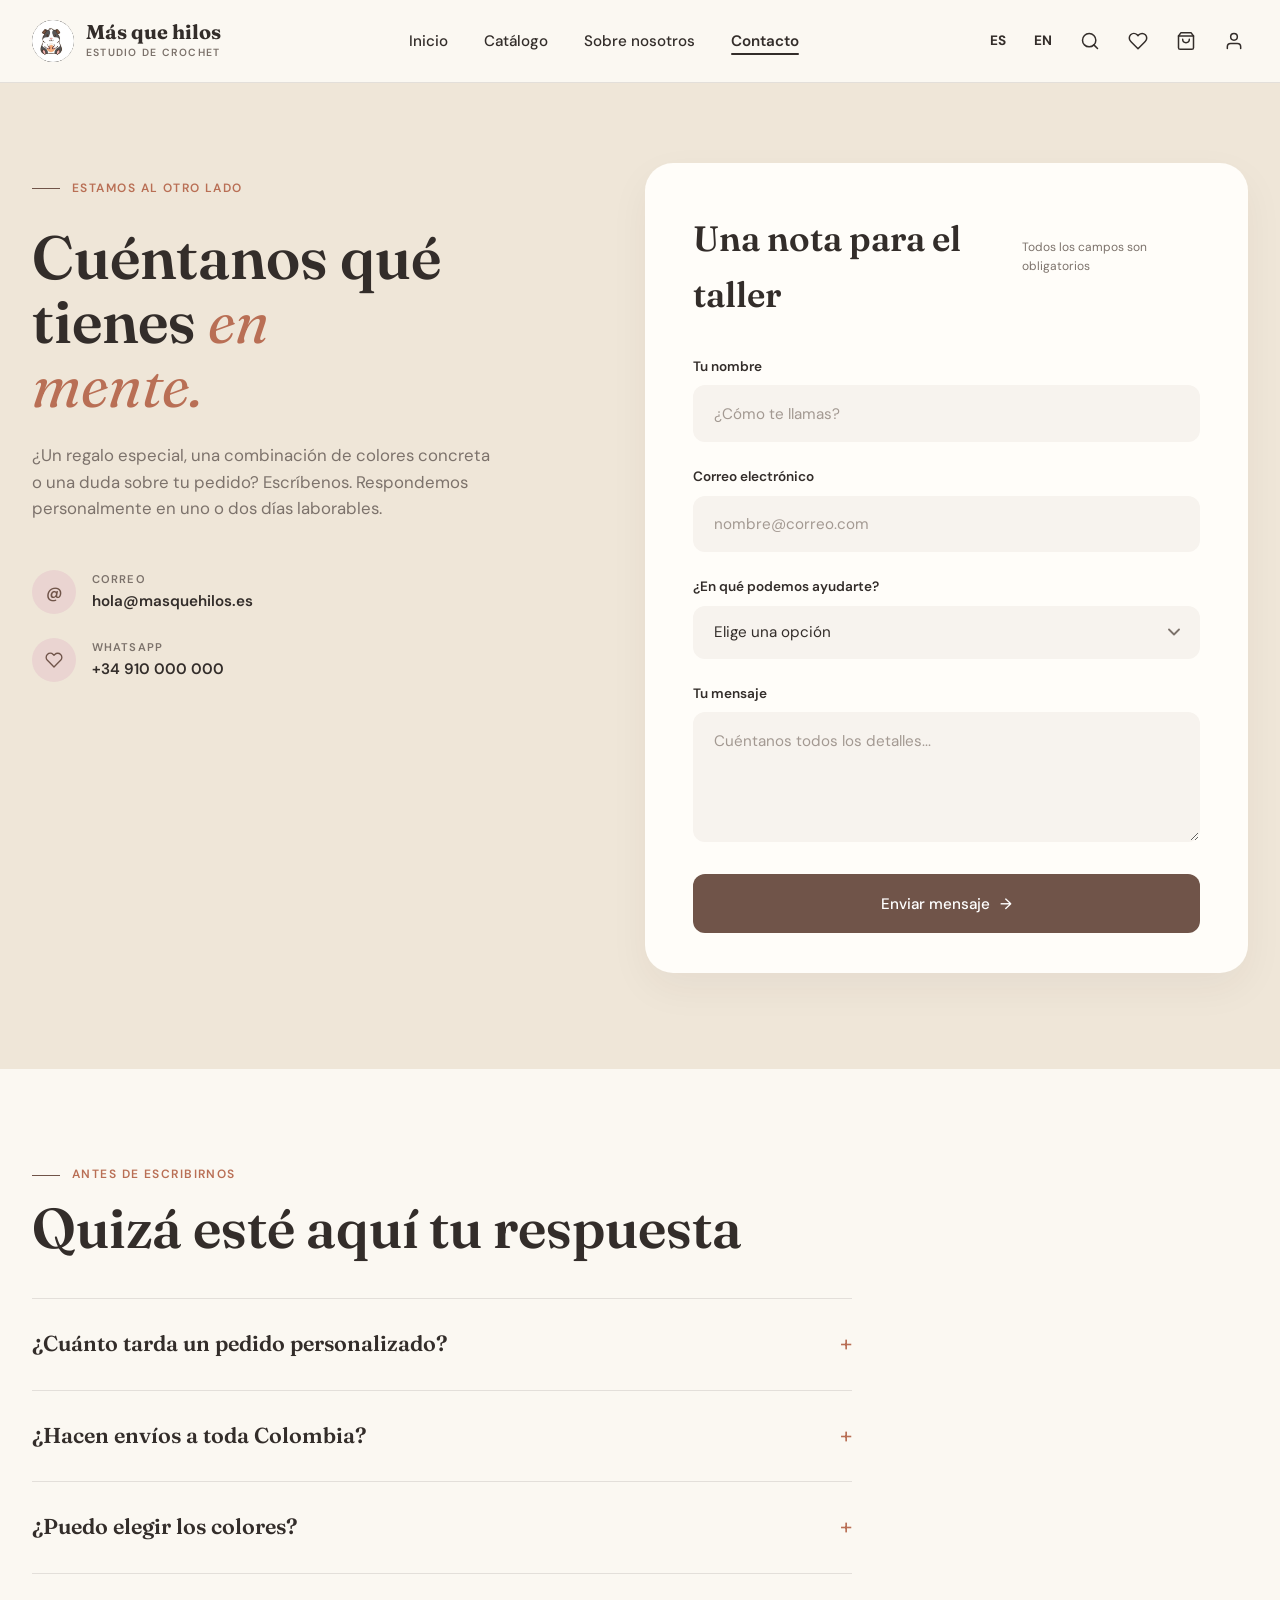
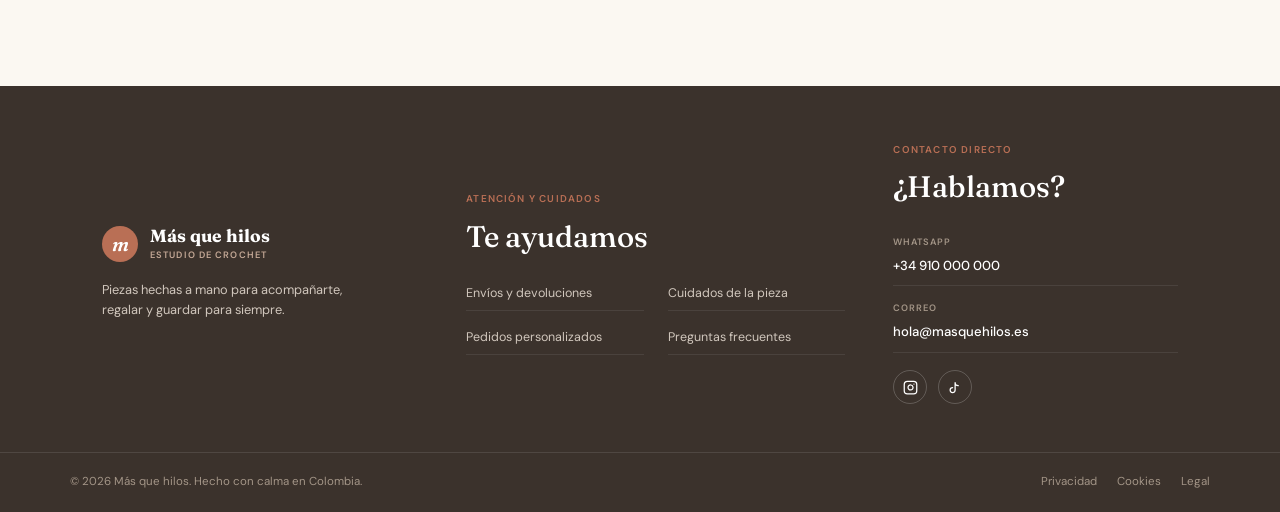
<file: pages/contacto.html>
<!DOCTYPE html>
<html lang="es">
<head>
    <meta charset="UTF-8">
    <meta name="viewport" content="width=device-width, initial-scale=1.0">
    <title data-i18n="contact_page_title">Más que hilos | Crochet Hecho a Mano</title>
    <link rel="icon" type="image/png" href="../src/assets/img/logo-gustavo.png">

    <!-- enlaces de estilos-->
    <link rel="stylesheet" href="../src/css/base/variables.css">
    <link rel="stylesheet" href="../src/css/layout/header.css">
    <link rel="stylesheet" href="../src/css/components/buttons.css">
    <link rel="stylesheet" href="../src/css/layout/grid.css">
    <link rel="stylesheet" href="../src/css/components/cards.css">
    <link rel="stylesheet" href="../src/css/layout/footer.css">
    <link rel="stylesheet" href="../src/css/base/reset.css">
    <link rel="stylesheet" href="../src/css/components/favorites-modal.css">
    <link rel="stylesheet" href="../src/css/components/cart-drawer.css">
    <link rel="stylesheet" href="../src/css/components/user-dropdown.css">
</head>
<body>

    <!-- Encabezado / Navegación -->
    <header class="main-header">
        <div class="header-container">
        
        <!-- Logo con ícono circular y subtítulo -->
        <a href="../index.html" class="logo">
            <div class="logo-icon">
                <img src="../src/assets/img/logo-circular.jpeg" alt="Logo de Más que hilos" class="logo-img">
            </div>
            <div class="logo-text">
                <span class="brand-name">Más que hilos</span>
                <span class="brand-subtitle" data-i18n="brand_subtitle">ESTUDIO DE CROCHET</span>
            </div>
        </a>

        <!-- Navegacion -->
        <nav class="main-nav">
            <ul>
            <li><a href="../index.html" data-i18n="nav_home">Inicio</a></li>
            <li><a href="catalogo.html" data-i18n="nav_catalog">Catálogo</a></li>
            <li><a href="nosotros.html" data-i18n="nav_about">Sobre nosotros</a></li>
            <li><a href="contacto.html" class="active" data-i18n="nav_contact">Contacto</a></li>
            </ul>
        </nav>

        <!-- Acciones de Usuario -->
        <div class="header-actions">
            <!-- Botones de cambiar el idioma -->
            <button class="action-btn" onclick="cambiarIdioma('es')" title="Español" style="font-size: 0.85rem; font-weight: bold;">ES</button>
            <button class="action-btn" onclick="cambiarIdioma('en')" title="English" style="font-size: 0.85rem; font-weight: bold;">EN</button>

            <button class="action-btn" title="Buscar" id="search-toggle-btn">
            <svg width="20" height="20" viewBox="0 0 24 24" fill="none" stroke="currentColor" stroke-width="1.8" stroke-linecap="round" stroke-linejoin="round"><circle cx="11" cy="11" r="8"/><line x1="21" y1="21" x2="16.65" y2="16.65"/></svg>
            </button>
            <!-- Caja desplegable del buscador -->
            <div id="search-overlay" class="search-overlay">
            <div class="search-input-wrapper">
                <!-- Icono interno de lupa -->
                <svg class="search-input-icon" width="18" height="18" viewBox="0 0 24 24" fill="none" stroke="currentColor" stroke-width="2">
                <circle cx="11" cy="11" r="8"></circle>
                <line x1="21" y1="21" x2="16.65" y2="16.65"></line>
                </svg>

                <input type="text" id="search-input" data-i18n="search_placeholder" placeholder="Buscar piezas, colecciones..." />

                <button type="submit" class="search-submit-btn" data-i18n="search_btn">Buscar</button>

                <!-- Botón para cerrar -->
                <button type="button" id="search-close-btn" class="close-btn" aria-label="Cerrar búsqueda">
                &times;
                </button>
            </div>
            </div>
            
            <button class="action-btn" title="Favoritos" id="favorites-toggle-btn">
            <svg width="20" height="20" viewBox="0 0 24 24" fill="none" stroke="currentColor" stroke-width="1.8" stroke-linecap="round" stroke-linejoin="round"><path d="M20.84 4.61a5.5 5.5 0 0 0-7.78 0L12 5.67l-1.06-1.06a5.5 5.5 0 0 0-7.78 7.78l1.06 1.06L12 21.23l7.78-7.78 1.06-1.06a5.5 5.5 0 0 0 0-7.78z"/></svg>
            <span id="favorites-badge" class="badge">0</span>
            </button>

            <button class="action-btn" title="Carrito" id="cart-toggle-btn">
            <svg width="20" height="20" viewBox="0 0 24 24" fill="none" stroke="currentColor" stroke-width="1.8" stroke-linecap="round" stroke-linejoin="round"><path d="M6 2L3 6v14a2 2 0 0 0 2 2h14a2 2 0 0 0 2-2V6l-3-4z"/><line x1="3" y1="6" x2="21" y2="6"/><path d="M16 10a4 4 0 0 1-8 0"/></svg>
            <span id="cart-badge" class="badge">0</span>
            </button>

            <button type="button" class="action-btn" title="Mi Cuenta" id="user-toggle-btn">
            <svg width="20" height="20" viewBox="0 0 24 24" fill="none" stroke="currentColor" stroke-width="1.8" stroke-linecap="round" stroke-linejoin="round"><path d="M20 21v-2a4 4 0 0 0-4-4H8a4 4 0 0 0-4 4v2"/><circle cx="12" cy="7" r="4"/></svg>
            </button>
        </div>

        </div>

        <!-- Menú Desplegable de Espacio Personal -->
        <div id="user-dropdown-menu" class="user-dropdown-card">
        
        <!-- Encabezado del usuario -->
        <div class="user-dropdown-header">
            <div class="user-avatar-circle">
            <svg width="20" height="20" viewBox="0 0 24 24" fill="none" stroke="currentColor" stroke-width="1.8" stroke-linecap="round" stroke-linejoin="round"><path d="M20 21v-2a4 4 0 0 0-4-4H8a4 4 0 0 0-4 4v2"/><circle cx="12" cy="7" r="4"/></svg>
            </div>
            <div class="user-header-text">
            <h3 class="user-title" id="user-greeting-title" data-i18n="user_title">Tu espacio personal</h3>
            <p class="user-subtitle" id="user-greeting-subtitle" data-i18n="user_subtitle">Todo lo tuyo, en un solo lugar</p>
            </div>
        </div>

        <hr class="user-dropdown-divider">

        <!-- Lista de Opciones -->
        <nav class="user-dropdown-nav">
            <ul id="user-menu-options">
            <li>
                <a href="../pages/cuenta.html" class="user-menu-link highlight-link">
                <span data-i18n="user_login">Iniciar Sesión / Registrarse</span>
                <span class="arrow">&rarr;</span>
                </a>
            </li>
            <li>
                <a href="../pages/cuenta.html?tab=pedidos" class="user-menu-link">
                <span data-i18n="user_orders">Mis Pedidos</span>
                <span class="chevron">&rsaquo;</span>
                </a>
            </li>
            <li>
                <a href="../pages/cuenta.html?tab=direcciones" class="user-menu-link">
                <span data-i18n="user_addresses">Direcciones de Envío</span>
                <span class="chevron">&rsaquo;</span>
                </a>
            </li>
            <li>
                <a href="../pages/cuenta.html?tab=configuracion" class="user-menu-link">
                <span data-i18n="user_settings">Configuración de Cuenta</span>
                <span class="chevron">&rsaquo;</span>
                </a>
            </li>
            </ul>
        </nav>

        </div>

        <!-- Botón Menú Hamburguesa (Solo visible en móviles) -->
            <button id="mobile-menu-btn" class="action-btn mobile-menu-btn" aria-label="Menú">
            <svg width="24" height="24" viewBox="0 0 24 24" fill="none" stroke="currentColor" stroke-width="2" stroke-linecap="round" stroke-linejoin="round">
                <line x1="3" y1="12" x2="21" y2="12"></line>
                <line x1="3" y1="6" x2="21" y2="6"></line>
                <line x1="3" y1="18" x2="21" y2="18"></line>
            </svg>
            </button>

    </header>

<!-- Contenido Principal -->
    <main id="main-content">

        <!-- Sección Principal de Contacto -->
        <section class="contact-section">
            <div class="contact-container">
                
                <!-- Columna Izquierda: Títulos e Información de Contacto -->
                <div class="contact-info-col">
                    <div class="subtitle-wrapper">
                        <span class="subtitle-line"></span>
                        <span class="contact-subtitle" data-i18n="contact_sub">ESTAMOS AL OTRO LADO</span>
                    </div>

                    <h1 class="contact-title" data-i18n="contact_title">
                        Cuéntanos qué<br>
                        tienes <span class="highlight">en<br>
                        mente.</span>
                    </h1>

                    <p class="contact-description" data-i18n="contact_desc">
                        ¿Un regalo especial, una combinación de colores concreta o una duda sobre tu pedido? Escríbenos. Respondemos personalmente en uno o dos días laborables.
                    </p>

                    <!-- Bloques de contacto directo -->
                    <div class="contact-methods">
                        
                        <!-- Correo -->
                        <div class="contact-method-item">
                            <div class="contact-icon-circle">
                                <span>@</span>
                            </div>
                            <div class="method-text">
                                <span class="method-label" data-i18n="contact_method_email">CORREO</span>
                                <a href="mailto:hola@masquehilos.es" class="method-value">hola@masquehilos.es</a>
                            </div>
                        </div>

                        <!-- WhatsApp -->
                        <div class="contact-method-item">
                            <div class="contact-icon-circle">
                                <svg width="18" height="18" viewBox="0 0 24 24" fill="none" stroke="currentColor" stroke-width="1.8" stroke-linecap="round" stroke-linejoin="round">
                                    <path d="M20.84 4.61a5.5 5.5 0 0 0-7.78 0L12 5.67l-1.06-1.06a5.5 5.5 0 0 0-7.78 7.78l1.06 1.06L12 21.23l7.78-7.78 1.06-1.06a5.5 5.5 0 0 0 0-7.78z"/>
                                </svg>
                            </div>
                            <div class="method-text">
                                <span class="method-label" data-i18n="contact_method_wa">WHATSAPP</span>
                                <a href="https://wa.me/34910000000" target="_blank" rel="noopener noreferrer" class="method-value">+34 910 000 000</a>
                            </div>
                        </div>

                    </div>
                </div>

                <!-- Columna Derecha: Tarjeta del Formulario -->
                <div class="contact-form-card">
                    
                    <div class="form-header">
                        <h2 class="form-title" data-i18n="form_title">Una nota para el taller</h2>
                        <span class="form-required-note" data-i18n="form_req">Todos los campos son obligatorios</span>
                    </div>

                    <form class="contact-form" onsubmit="return false;">
                        
                        <!-- Campo: Tu Nombre -->
                        <div class="form-group">
                            <label for="contact-name" data-i18n="form_lbl_name">Tu nombre</label>
                            <input type="text" id="contact-name" name="name" data-i18n="form_ph_name" placeholder="¿Cómo te llamas?" required>
                        </div>

                        <!-- Campo: Correo Electrónico -->
                        <div class="form-group">
                            <label for="contact-email" data-i18n="form_lbl_email">Correo electrónico</label>
                            <input type="email" id="contact-email" name="email" data-i18n="form_ph_email" placeholder="nombre@correo.com" required>
                        </div>

                        <!-- Campo: Desplegable Opción Múltiple -->
                        <div class="form-group">
                            <label for="contact-subject" data-i18n="form_lbl_subj">¿En qué podemos ayudarte?</label>
                            <div class="custom-select-wrapper">
                                <select id="contact-subject" name="subject" required>
                                    <option value="" disabled selected hidden data-i18n="form_opt_default">Elige una opción</option>
                                    <option value="pedido-personalizado" data-i18n="form_opt_1">Pedido personalizado</option>
                                    <option value="estado-pedido" data-i18n="form_opt_2">Estado de mi pedido</option>
                                    <option value="envios-devoluciones" data-i18n="form_opt_3">Envíos y devoluciones</option>
                                    <option value="colaboraciones" data-i18n="form_opt_4">Colaboraciones</option>
                                </select>
                                <span class="select-arrow">
                                    <svg width="12" height="8" viewBox="0 0 12 8" fill="none" stroke="currentColor" stroke-width="1.8" stroke-linecap="round" stroke-linejoin="round">
                                        <path d="M1 1.5L6 6.5L11 1.5"/>
                                    </svg>
                                </span>
                            </div>
                        </div>

                        <!-- Campo: Tu Mensaje -->
                        <div class="form-group">
                            <label for="contact-message" data-i18n="form_lbl_msg">Tu mensaje</label>
                            <textarea id="contact-message" name="message" rows="4" data-i18n="form_ph_msg" placeholder="Cuéntanos todos los detalles..." required></textarea>
                        </div>

                        <!-- Botón de Envío -->
                        <button type="button" class="btn-submit-form">
                            <span data-i18n="form_btn">Enviar mensaje</span> <span>&rarr;</span>
                        </button>

                    </form>

                </div>

            </div>
        </section>
        
        <!-- Sección Preguntas Frecuentes (FAQ) -->
        <section class="faq-section">
            <div class="faq-container">
                
                <!-- Encabezado de la Sección -->
                <div class="faq-header">
                    <div class="subtitle-wrapper">
                        <span class="subtitle-line"></span>
                        <span class="faq-subtitle" data-i18n="faq_sub">ANTES DE ESCRIBIRNOS</span>
                    </div>
                    <h2 class="faq-title" data-i18n="faq_title">Quizá esté aquí tu respuesta</h2>
                </div>

                <!-- Lista de Acordeón FAQ -->
                <div class="faq-accordion">
                    
                    <!-- Item 1 -->
                    <div class="faq-item">
                        <button type="button" class="faq-trigger" aria-expanded="false">
                            <span class="faq-question" data-i18n="faq_q1">¿Cuánto tarda un pedido personalizado?</span>
                            <span class="faq-icon">+</span>
                        </button>
                        <div class="faq-content">
                            <p class="faq-answer" data-i18n="faq_a1">
                                Entre 2 y 4 semanas, según la complejidad y la época del año.
                            </p>
                        </div>
                    </div>

                    <!-- Item 2 -->
                    <div class="faq-item">
                        <button type="button" class="faq-trigger" aria-expanded="false">
                            <span class="faq-question" data-i18n="faq_q2">¿Hacen envíos a toda Colombia?</span>
                            <span class="faq-icon">+</span>
                        </button>
                        <div class="faq-content">
                            <p class="faq-answer" data-i18n="faq_a2">
                                Sí, enviamos a todas partes con seguimiento incluido.
                            </p>
                        </div>
                    </div>

                    <!-- Item 3 -->
                    <div class="faq-item">
                        <button type="button" class="faq-trigger" aria-expanded="false">
                            <span class="faq-question" data-i18n="faq_q3">¿Puedo elegir los colores?</span>
                            <span class="faq-icon">+</span>
                        </button>
                        <div class="faq-content">
                            <p class="faq-answer" data-i18n="faq_a3">
                                Claro. Te enviaremos una selección de hilos antes de empezar.
                            </p>
                        </div>
                    </div>

                </div>

            </div>
        </section>

    </main>

    <!-- Footer -->
    <footer class="main-footer">
        <div class="footer-container">
        
        <!-- Logo y Eslogan -->
        <div class="footer-col brand-col">
            <a href="index.html" class="logo logo-light">
            <div class="logo-icon">m</div>
            <div class="logo-text">
                <span class="brand-name">Más que hilos</span>
                <span class="brand-subtitle" data-i18n="brand_subtitle">ESTUDIO DE CROCHET</span>
            </div>
            </a>
            <p class="footer-slogan" data-i18n="foot_slogan">
            Piezas hechas a mano para acompañarte, regalar y guardar para siempre.
            </p>
        </div>

        <!-- Atención y Cuidados (Centro) -->
        <div class="footer-col center-col">
            <span class="footer-subtitle" data-i18n="foot_col1_sub">ATENCIÓN Y CUIDADOS</span>
            <h3 class="footer-title" data-i18n="foot_col1_title">Te ayudamos</h3>
            
            <div class="footer-links-grid">
            <a href="#" class="footer-link" data-i18n="foot_link1">Envíos y devoluciones</a>
            <a href="#" class="footer-link" data-i18n="foot_link2">Cuidados de la pieza</a>
            <a href="#" class="footer-link" data-i18n="foot_link3">Pedidos personalizados</a>
            <a href="#" class="footer-link" data-i18n="foot_link4">Preguntas frecuentes</a>
            </div>
        </div>

        <!-- Contacto Directo (Derecha) -->
        <div class="footer-col contact-col">
            <span class="footer-subtitle" data-i18n="foot_col2_sub">CONTACTO DIRECTO</span>
            <h3 class="footer-title" data-i18n="foot_col2_title">¿Hablamos?</h3>

            <div class="contact-item">
            <span class="contact-label">WHATSAPP</span>
            <a href="https://wa.me/573000000000" target="_blank" rel="noopener noreferrer" class="contact-value">+34 910 000 000</a>
            </div>

            <div class="contact-item">
            <span class="contact-label" data-i18n="foot_email">CORREO</span>
            <a href="mailto:hola@masquehilos.es" class="contact-value">hola@masquehilos.es</a>
            </div>

            <!-- Redes sociales -->
            <div class="footer-socials">
            <a href="https://instagram.com" target="_blank" rel="noopener noreferrer" class="social-circle" title="Instagram">
                <svg width="18" height="18" viewBox="0 0 24 24" fill="none" stroke="currentColor" stroke-width="2" stroke-linecap="round" stroke-linejoin="round"><rect x="2" y="2" width="20" height="20" rx="5" ry="5"/><path d="M16 11.37A4 4 0 1 1 12.63 8 4 4 0 0 1 16 11.37z"/><line x1="17.5" y1="6.5" x2="17.51" y2="6.5"/></svg>
            </a>
            <a href="https://tiktok.com" target="_blank" rel="noopener noreferrer" class="social-circle" title="TikTok">
                <svg width="18" height="18" viewBox="0 0 24 24" fill="none" stroke="currentColor" stroke-width="2" stroke-linecap="round" stroke-linejoin="round"><path d="M9 12a4 4 0 1 0 4 4V4a5 5 0 0 0 5 5"/></svg>
            </a>
            </div>
        </div>

        </div>

        <!-- Parte inferios -->
        <div class="footer-bottom-wrapper">
        <div class="footer-bottom-container">
            <p class="copyright" data-i18n="foot_copy">&copy; 2026 Más que hilos. Hecho con calma en Colombia.</p>
            <div class="footer-legal-links">
            <a href="#" data-i18n="foot_legal1">Privacidad</a>
            <a href="#" data-i18n="foot_legal2">Cookies</a>
            <a href="#" data-i18n="foot_legal3">Legal</a>
            </div>
        </div>
        </div>
    </footer>

    <!-- Modal de Mis Favoritos -->
    <div id="favorites-modal" class="favorites-modal-overlay">
    <div class="favorites-modal-card">
        
        <!-- Encabezado del modal -->
        <div class="favorites-modal-header">
        <div class="header-titles">
            <span class="sub-caption" data-i18n="modal_selection">— TU SELECCIÓN</span>
            <h2 class="modal-title" data-i18n="modal_fav_title">Mis favoritos</h2>
        </div>
        <button type="button" id="close-favorites-btn" class="close-modal-btn" aria-label="Cerrar favoritos">&times;</button>
        </div>

        <!-- Contenedor dinámico -->
        <div id="favorites-list-container" class="favorites-list-container">
        <p class="empty-favorites-msg" data-i18n="modal_fav_empty">No tienes productos en tus favoritos.</p>
        </div>

    </div>
    </div>

    <!-- Off-canvas / Panel Lateral del Carrito -->
    <div id="cart-drawer-overlay" class="cart-drawer-overlay">
    <div class="cart-drawer-card">
        
        <!-- Encabezado del Carrito -->
        <div class="cart-drawer-header">
        <div class="header-titles">
            <span class="sub-caption" data-i18n="modal_selection">— TU SELECCIÓN</span>
            <h2 class="cart-title" id="cart-title-text" data-i18n="modal_cart_title">Tu Carrito</h2>
        </div>
        <button type="button" id="close-cart-btn" class="close-modal-btn" aria-label="Cerrar carrito">&times;</button>
        </div>

        <!-- Lista Dinámica de Productos en el Carrito -->
        <div id="cart-list-container" class="cart-list-container">
        <p class="empty-cart-msg" data-i18n="modal_cart_empty">Tu carrito está vacío.</p>
        </div>

        <!-- Pie del Carrito: Totales y Botón de Checkout -->
        <div class="cart-drawer-footer">
        <div class="cart-summary-row">
            <span class="summary-label" data-i18n="modal_subtotal">Subtotal</span>
            <span class="summary-value" id="cart-subtotal-price">0,00 €</span>
        </div>
        
        <div class="cart-summary-row shipping-row">
            <span class="summary-label" data-i18n="modal_shipping">Envío estimado</span>
            <span class="summary-value highlight-shipping" data-i18n="modal_free">Gratis</span>
        </div>

        <p class="cart-tax-note" data-i18n="modal_tax">Los impuestos están incluidos. El envío se confirma al finalizar.</p>

        <button type="button" class="btn-checkout">
            <span data-i18n="modal_checkout">Finalizar compra</span> <span>&rarr;</span>
        </button>
        </div>

    </div>
    </div>

    <script src="../src/js/app.js" type="module"></script>
    <script src="../src/js/i18n.js"></script>

</body>
</html>
</file>
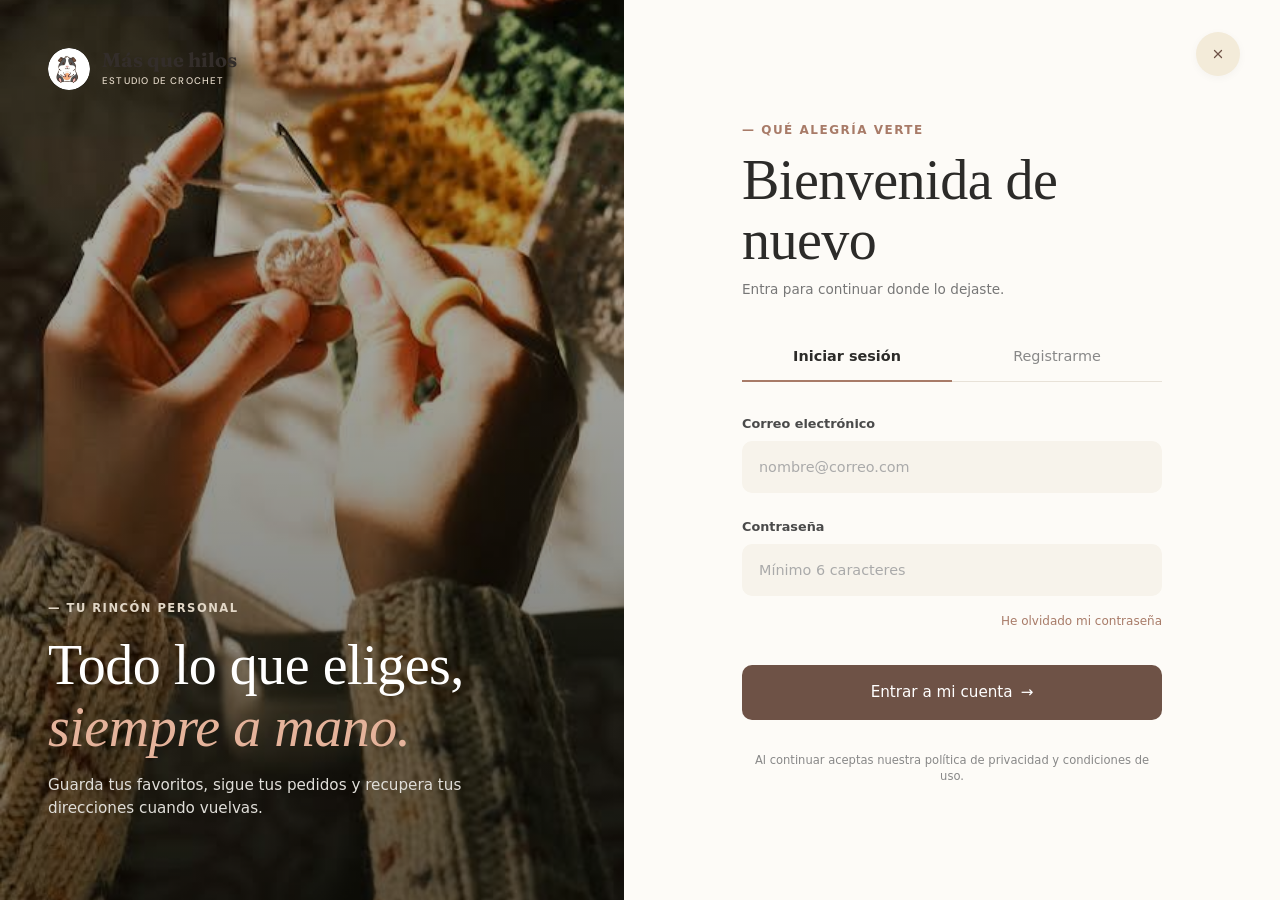
<file: pages/cuenta.html>
<!DOCTYPE html>
<html lang="es">
<head>
    <meta charset="UTF-8">
    <meta name="viewport" content="width=device-width, initial-scale=1.0">
    <title data-i18n="account_page_title">Mi Cuenta — Más que hilos</title>
    <link rel="icon" type="image/png" href="../src/assets/img/logo-gustavo.png">

    <!-- Hojas de estilos del proyecto -->
    <link rel="stylesheet" href="../src/css/base/reset.css">
    <link rel="stylesheet" href="../src/css/base/variables.css">
    <link rel="stylesheet" href="../src/css/components/buttons.css">
    <link rel="stylesheet" href="../src/css/layout/cuenta.css">
    <link rel="stylesheet" href="../src/css/layout/header.css">
</head>
<body class="account-body">

    <main class="account-container">
        
        <!-- COLUMNA IZQUIERDA: IMAGEN DE FONDO CON TEXTOS SUPERPUESTOS -->
        <div class="account-hero-side">
        <!-- Logo blanco superior -->
        <a href="../index.html" class="logo">
            <div class="logo-icon">
                <img src="../src/assets/img/logo-circular.jpeg" alt="Logo de Más que hilos" class="logo-img">
            </div>
            <div class="logo-text">
                <span class="brand-name">Más que hilos</span>
                <span class="brand-subtitle" data-i18n="brand_subtitle">ESTUDIO DE CROCHET</span>
            </div>
        </a>


        <!-- Contenido de texto superpuesto en la imagen -->
        <div class="hero-side-content">
            <span class="sub-caption-light" data-i18n="acc_hero_sub">— TU RINCÓN PERSONAL</span>
            <h1 class="hero-side-title" data-i18n="acc_hero_title">
            Todo lo que eliges, <em class="highlight-side">siempre a mano.</em>
            </h1>
            <p class="hero-side-description" data-i18n="acc_hero_desc">
            Guarda tus favoritos, sigue tus pedidos y recupera tus direcciones cuando vuelvas.
            </p>
        </div>
        </div>

        <!-- COLUMNA DERECHA: FORMULARIO Y PESTAÑAS -->
        <div class="account-form-side">
        


        <!-- Botón de cerrar (X) para regresar al Inicio -->
        <a href="../index.html" class="close-screen-btn" aria-label="Cerrar y volver al inicio">
        <svg width="14" height="14" viewBox="0 0 24 24" fill="none" stroke="currentColor" stroke-width="2" stroke-linecap="round" stroke-linejoin="round">
            <line x1="18" y1="6" x2="6" y2="18"></line>
            <line x1="6" y1="6" x2="18" y2="18"></line>
        </svg>
        </a>

        <div class="form-wrapper">
            <!-- Encabezado del Formulario -->
            <div class="form-header">
            <span class="sub-caption" data-i18n="acc_form_sub">— QUÉ ALEGRÍA VERTE</span>
            <h2 class="form-title" data-i18n="acc_form_title">Bienvenida de nuevo</h2>
            <p class="form-subtitle" data-i18n="acc_form_desc">Entra para continuar donde lo dejaste.</p>
            </div>

            <!-- Pestañas para alternar entre Iniciar Sesión y Registrarse -->
            <div class="auth-tabs">
            <button type="button" class="tab-btn active" id="tab-login-btn" data-i18n="acc_tab_login">Iniciar sesión</button>
            <button type="button" class="tab-btn" id="tab-register-btn" data-i18n="acc_tab_register">Registrarme</button>
            </div>

            <!-- Formulario de Iniciar Sesión -->
            <form id="login-form" class="auth-form">
            
            <div class="form-group">
                <label for="login-email" class="form-label" data-i18n="form_lbl_email">Correo electrónico</label>
                <input 
                type="email" 
                id="login-email" 
                class="form-input" 
                data-i18n="form_ph_email"
                placeholder="nombre@correo.com" 
                required
                >
            </div>

            <div class="form-group">
                <label for="login-password" class="form-label" data-i18n="acc_lbl_pass">Contraseña</label>
                <input 
                type="password" 
                id="login-password" 
                class="form-input" 
                data-i18n="acc_ph_pass"
                placeholder="Mínimo 6 caracteres" 
                required
                >
                <div class="forgot-password-wrapper">
                <a href="#" class="forgot-password-link" data-i18n="acc_forgot_pass">He olvidado mi contraseña</a>
                </div>
            </div>

            <button type="submit" class="btn-account-primary">
                <span data-i18n="acc_btn_login">Entrar a mi cuenta</span> <span>&rarr;</span>
            </button>

            </form>

            <!-- Formulario de Registro (Nuevo) -->
            <form id="register-form" class="auth-form hidden-form">
                <div class="form-group">
                    <label for="register-name" class="form-label" data-i18n="acc_lbl_name">Nombre completo</label>
                    <input type="text" id="register-name" class="form-input" data-i18n="acc_ph_name" placeholder="Tu nombre y apellido" required>
                </div>

                <div class="form-group">
                    <label for="register-email" class="form-label" data-i18n="form_lbl_email">Correo electrónico</label>
                    <input type="email" id="register-email" class="form-input" data-i18n="form_ph_email" placeholder="nombre@correo.com" required>
                </div>

                <div class="form-group">
                    <label for="register-password" class="form-label" data-i18n="acc_lbl_pass">Contraseña</label>
                    <input type="password" id="register-password" class="form-input" data-i18n="acc_ph_pass" placeholder="Mínimo 6 caracteres" required>
                </div>

                <button type="submit" class="btn-account-primary">
                    <span data-i18n="acc_btn_register">Crear mi cuenta</span> <span>&rarr;</span>
                </button>
            </form>

            <!-- Leyenda legal al final -->
            <p class="legal-disclaimer" data-i18n="acc_legal">
            Al continuar aceptas nuestra política de privacidad y condiciones de uso.
            </p>

        </div>
        </div>

    </main>

    <script src="../src/js/app.js" type="module"></script>
    <script src="../src/js/auth.js" type="module"></script>
    <script src="../src/js/i18n.js"></script>
</body>
</html>
</file>
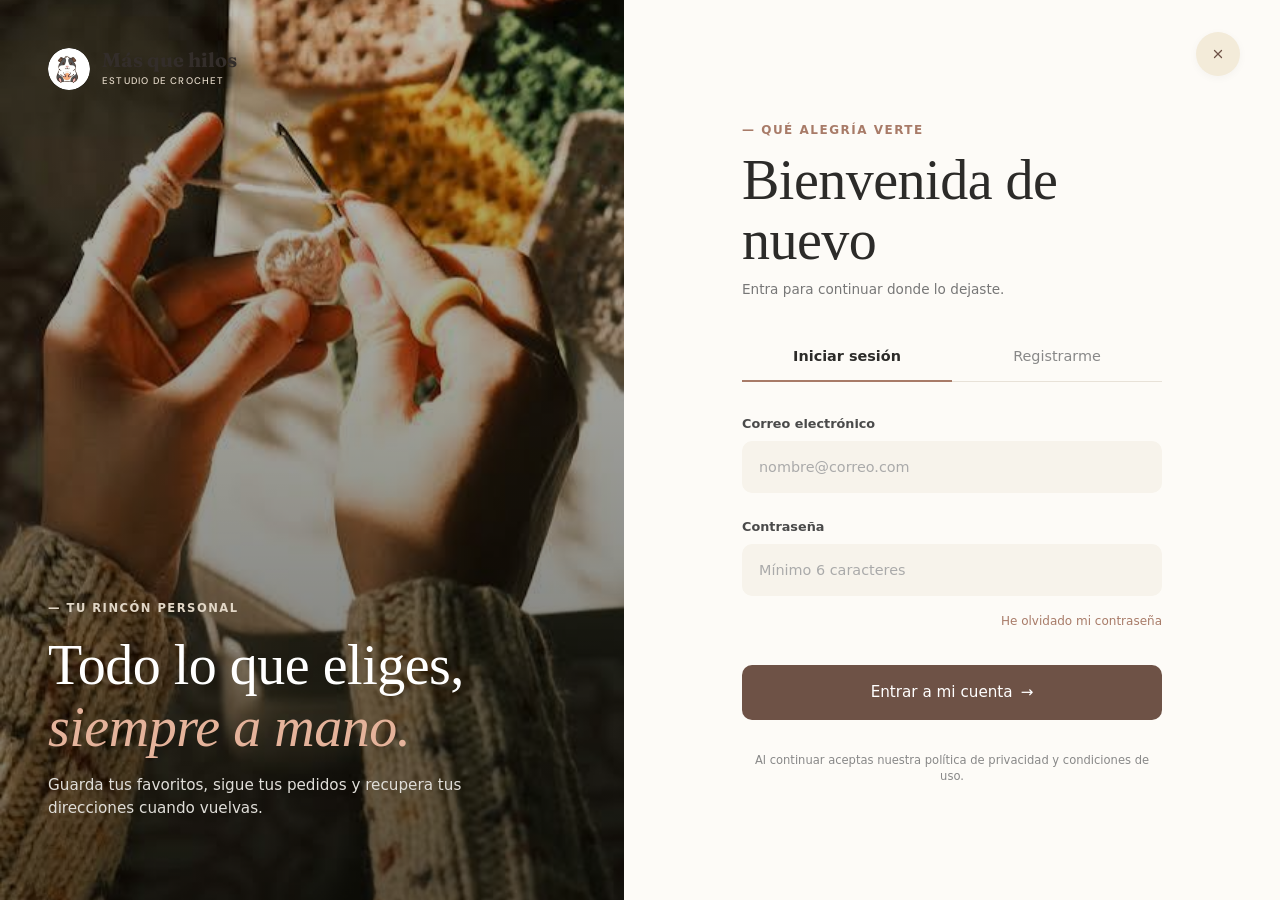
<file: pages/dashboard.html>
<!DOCTYPE html>
<html lang="es">
<head>
    <meta charset="UTF-8">
    <meta name="viewport" content="width=device-width, initial-scale=1.0">
    <title data-i18n="dash_page_title">Mi Perfil — Más que hilos</title>
    <link rel="icon" type="image/png" href="../src/assets/img/logo-gustavo.png">

    <!-- Hojas de estilos del proyecto -->
    <link rel="stylesheet" href="../src/css/base/reset.css">
    <link rel="stylesheet" href="../src/css/base/variables.css">
    <link rel="stylesheet" href="../src/css/components/buttons.css">
    <link rel="stylesheet" href="../src/css/layout/cuenta.css">
    <link rel="stylesheet" href="../src/css/layout/header.css">
    <link rel="stylesheet" href="../src/css/components/user-dropdown.css">
    <link rel="stylesheet" href="../src/css/layout/grid.css">
    <link rel="stylesheet" href="../src/css/components/cards.css">
    <link rel="stylesheet" href="../src/css/layout/footer.css">
    <link rel="stylesheet" href="../src/css/components/favorites-modal.css">
    <link rel="stylesheet" href="../src/css/components/cart-drawer.css">
    <link rel="stylesheet" href="../src/css/layout/dashboard.css">
</head>
<body class="account-body">
    <!-- Encabezado / Navegación Principal -->
    <header class="main-header">
        <div class="header-container">
        
        <!-- Logo con ícono -->
        <a href="../index.html" class="logo">
            <div class="logo-icon">
                <img src="../src/assets/img/logo-circular.jpeg" alt="Logo de Más que hilos" class="logo-img">
            </div>
            <div class="logo-text">
                <span class="brand-name">Más que hilos</span>
                <span class="brand-subtitle" data-i18n="brand_subtitle">ESTUDIO DE CROCHET</span>
            </div>
        </a>

        <!-- Navegacion -->
        <nav class="main-nav">
            <ul>
            <li><a href="../index.html" data-i18n="nav_home">Inicio</a></li>
            <li><a href="catalogo.html" data-i18n="nav_catalog">Catálogo</a></li>
            <li><a href="nosotros.html" data-i18n="nav_about">Sobre nosotros</a></li>
            <li><a href="contacto.html" data-i18n="nav_contact">Contacto</a></li>
            </ul>
        </nav>

        <!-- Acciones de Usuario -->
        <div class="header-actions">
            <!-- Botones de cambiar el idioma -->
            <button class="action-btn" onclick="cambiarIdioma('es')" title="Español" style="font-size: 0.85rem; font-weight: bold;">ES</button>
            <button class="action-btn" onclick="cambiarIdioma('en')" title="English" style="font-size: 0.85rem; font-weight: bold;">EN</button>

            <button class="action-btn" title="Buscar"  id="search-toggle-btn">
            <svg width="20" height="20" viewBox="0 0 24 24" fill="none" stroke="currentColor" stroke-width="1.8" stroke-linecap="round" stroke-linejoin="round"><circle cx="11" cy="11" r="8"/><line x1="21" y1="21" x2="16.65" y2="16.65"/></svg>
            </button>
        <!-- Caja desplegable del buscador -->
            <div id="search-overlay" class="search-overlay">
            <div class="search-input-wrapper">
                <!-- Icono interno de lupa -->
                <svg class="search-input-icon" width="18" height="18" viewBox="0 0 24 24" fill="none" stroke="currentColor" stroke-width="2">
                <circle cx="11" cy="11" r="8"></circle>
                <line x1="21" y1="21" x2="16.65" y2="16.65"></line>
                </svg>

                <input type="text" id="search-input" data-i18n="search_placeholder" placeholder="Buscar piezas, colecciones..." />

                <button type="submit" class="search-submit-btn" data-i18n="search_btn">Buscar</button>

                <!-- Botón para cerrar -->
                <button type="button" id="search-close-btn" class="close-btn" aria-label="Cerrar búsqueda">
                &times;
                </button>
            </div>
            </div>
            
            <button class="action-btn" title="Favoritos" id="favorites-toggle-btn">
            <svg width="20" height="20" viewBox="0 0 24 24" fill="none" stroke="currentColor" stroke-width="1.8" stroke-linecap="round" stroke-linejoin="round"><path d="M20.84 4.61a5.5 5.5 0 0 0-7.78 0L12 5.67l-1.06-1.06a5.5 5.5 0 0 0-7.78 7.78l1.06 1.06L12 21.23l7.78-7.78 1.06-1.06a5.5 5.5 0 0 0 0-7.78z"/></svg>
            <span id="favorites-badge" class="badge">0</span>
            </button>

            <button class="action-btn" title="Carrito" id="cart-toggle-btn">
            <svg width="20" height="20" viewBox="0 0 24 24" fill="none" stroke="currentColor" stroke-width="1.8" stroke-linecap="round" stroke-linejoin="round"><path d="M6 2L3 6v14a2 2 0 0 0 2 2h14a2 2 0 0 0 2-2V6l-3-4z"/><line x1="3" y1="6" x2="21" y2="6"/><path d="M16 10a4 4 0 0 1-8 0"/></svg>
            <span id="cart-badge" class="badge">0</span>
            </button>

            <button type="button" class="action-btn" title="Mi Cuenta" id="user-toggle-btn">
            <svg width="20" height="20" viewBox="0 0 24 24" fill="none" stroke="currentColor" stroke-width="1.8" stroke-linecap="round" stroke-linejoin="round"><path d="M20 21v-2a4 4 0 0 0-4-4H8a4 4 0 0 0-4 4v2"/><circle cx="12" cy="7" r="4"/></svg>
            </button>
        </div>

        </div>
        <!-- Menú Desplegable de Espacio Personal -->
        <div id="user-dropdown-menu" class="user-dropdown-card">
        
        <!-- Encabezado del usuario -->
        <div class="user-dropdown-header">
            <div class="user-avatar-circle">
            <svg width="20" height="20" viewBox="0 0 24 24" fill="none" stroke="currentColor" stroke-width="1.8" stroke-linecap="round" stroke-linejoin="round"><path d="M20 21v-2a4 4 0 0 0-4-4H8a4 4 0 0 0-4 4v2"/><circle cx="12" cy="7" r="4"/></svg>
            </div>
            <div class="user-header-text">
            <h3 class="user-title" id="user-greeting-title" data-i18n="user_title">Tu espacio personal</h3>
            <p class="user-subtitle" id="user-greeting-subtitle" data-i18n="user_subtitle">Todo lo tuyo, en un solo lugar</p>
            </div>
        </div>

        <hr class="user-dropdown-divider">

        <!-- Lista de Opciones (Cambiable dinámicamente con JS) -->
        <nav class="user-dropdown-nav">
            <ul id="user-menu-options">
            <li>
                <a href="../pages/cuenta.html" class="user-menu-link highlight-link">
                <span data-i18n="user_login">Iniciar Sesión / Registrarse</span>
                <span class="arrow">&rarr;</span>
                </a>
            </li>
            <li>
                <a href="../pages/cuenta.html?tab=pedidos" class="user-menu-link">
                <span data-i18n="user_orders">Mis Pedidos</span>
                <span class="chevron">&rsaquo;</span>
                </a>
            </li>
            <li>
                <a href="../pages/cuenta.html?tab=direcciones" class="user-menu-link">
                <span data-i18n="user_addresses">Direcciones de Envío</span>
                <span class="chevron">&rsaquo;</span>
                </a>
            </li>
            <li>
                <a href="../pages/cuenta.html?tab=configuracion" class="user-menu-link">
                <span data-i18n="user_settings">Configuración de Cuenta</span>
                <span class="chevron">&rsaquo;</span>
                </a>
            </li>
            </ul>
        </nav>

        </div>

    </header>


    <main class="dashboard-main-container">
    <div class="dashboard-grid-layout">
        
        <!-- COLUMNA IZQUIERDA: TARJETA SIDEBAR -->
        <aside class="dashboard-sidebar-card">
        <div class="sidebar-user-header">
            <div class="sidebar-avatar">
            <svg width="24" height="24" viewBox="0 0 24 24" fill="none" stroke="currentColor" stroke-width="1.8" stroke-linecap="round" stroke-linejoin="round"><path d="M20 21v-2a4 4 0 0 0-4-4H8a4 4 0 0 0-4 4v2"/><circle cx="12" cy="7" r="4"/></svg>
            </div>
            <div class="sidebar-user-info">
            <!-- NOTA: Si estos textos cambian dinámicamente en dashboard.js, asegúrate de añadir data-i18n a los elementos allí también -->
            <h3 class="sidebar-user-name" id="dash-user-name" data-i18n="dash_hello">Hola, Cliente</h3>
            <p class="sidebar-user-sub" id="dash-user-subtitle" data-i18n="dash_client_since">Cliente desde 2026</p>
            </div>
        </div>

        <hr class="sidebar-divider">

        <nav class="sidebar-nav">
            <ul>
            <li>
                <button type="button" class="sidebar-link dash-tab-btn active" data-tab="perfil">
                <div class="link-content">
                    <svg width="18" height="18" viewBox="0 0 24 24" fill="none" stroke="currentColor" stroke-width="1.8"><path d="M20 21v-2a4 4 0 0 0-4-4H8a4 4 0 0 0-4 4v2"/><circle cx="12" cy="7" r="4"/></svg>
                    <span data-i18n="dash_nav_profile">Mi Perfil</span>
                </div>
                <span class="chevron">&rsaquo;</span>
                </button>
            </li>
            <li>
                <button type="button" class="sidebar-link dash-tab-btn" data-tab="pedidos">
                <div class="link-content">
                    <svg width="18" height="18" viewBox="0 0 24 24" fill="none" stroke="currentColor" stroke-width="1.8"><path d="M21 16V8a2 2 0 0 0-1-1.73l-7-4a2 2 0 0 0-2 0l-7 4A2 2 0 0 0 3 8v8a2 2 0 0 0 1 1.73l7 4a2 2 0 0 0 2 0l7-4A2 2 0 0 0 21 16z"/><polyline points="3.27 6.96 12 12.01 20.73 6.96"/><line x1="12" y1="22.08" x2="12" y2="12"/></svg>
                    <span data-i18n="dash_nav_orders">Mis Pedidos</span>
                </div>
                <span class="chevron">&rsaquo;</span>
                </button>
            </li>
            <li>
                <button type="button" class="sidebar-link dash-tab-btn" data-tab="direcciones">
                <div class="link-content">
                    <svg width="18" height="18" viewBox="0 0 24 24" fill="none" stroke="currentColor" stroke-width="1.8"><path d="M1 6v14l6-3 6 3 6-3v-14l-6 3-6-3-6 3z"/><path d="M7 3v14"/><path d="M13 6v14"/></svg>
                    <span data-i18n="dash_nav_address">Direcciones de Envío</span>
                </div>
                <span class="chevron">&rsaquo;</span>
                </button>
            </li>
            <li>
                <button type="button" class="sidebar-link dash-tab-btn" data-tab="configuracion">
                <div class="link-content">
                    <svg width="18" height="18" viewBox="0 0 24 24" fill="none" stroke="currentColor" stroke-width="1.8"><circle cx="12" cy="12" r="3"/><path d="M19.4 15a1.65 1.65 0 0 0 .33 1.82l.06.06a2 2 0 0 1 0 2.83 2 2 0 0 1-2.83 0l-.06-.06a1.65 1.65 0 0 0-1.82-.33 1.65 1.65 0 0 0-1 1.51V21a2 2 0 0 1-2 2 2 2 0 0 1-2-2v-.09A1.65 1.65 0 0 0 9 19.4a1.65 1.65 0 0 0-1.82.33l-.06.06a2 2 0 0 1-2.83 0 2 2 0 0 1 0-2.83l.06-.06a1.65 1.65 0 0 0 .33-1.82 1.65 1.65 0 0 0-1.51-1H3a2 2 0 0 1-2-2 2 2 0 0 1 2-2h.09A1.65 1.65 0 0 0 4.6 9a1.65 1.65 0 0 0-.33-1.82l-.06-.06a2 2 0 0 1 0-2.83 2 2 0 0 1 2.83 0l.06.06a1.65 1.65 0 0 0 1.82.33H9a1.65 1.65 0 0 0 1-1.51V3a2 2 0 0 1 2-2 2 2 0 0 1 2 2v.09a1.65 1.65 0 0 0 1 1.51 1.65 1.65 0 0 0 1.82-.33l.06-.06a2 2 0 0 1 2.83 0 2 2 0 0 1 0 2.83l-.06.06a1.65 1.65 0 0 0-.33 1.82V9a1.65 1.65 0 0 0 1.51 1H21a2 2 0 0 1 2 2 2 2 0 0 1-2 2h-.09a1.65 1.65 0 0 0-1.51 1z"/></svg>
                    <span data-i18n="dash_nav_settings">Configuración de Cuenta</span>
                </div>
                <span class="chevron">&rsaquo;</span>
                </button>
            </li>
            <hr class="sidebar-divider">
            <li>
                <button type="button" id="dash-logout-btn" class="sidebar-link logout-link">
                <div class="link-content">
                    <svg width="18" height="18" viewBox="0 0 24 24" fill="none" stroke="currentColor" stroke-width="1.8"><path d="M9 21H5a2 2 0 0 1-2-2V5a2 2 0 0 1 2-2h4"/><polyline points="16 17 21 12 16 7"/><line x1="21" y1="12" x2="9" y2="12"/></svg>
                    <span data-i18n="dash_nav_logout">Cerrar Sesión</span>
                </div>
                </button>
            </li>
            </ul>
        </nav>
        </aside>

        <!-- COLUMNA DERECHA: CONTENIDO DEL DASHBOARD -->
        <section class="dashboard-content-area" id="dash-content-area">
        <!-- Inyección dinámica mediante JS -->
        </section>

    </div>
    </main>



    <!-- Footer -->
    <footer class="main-footer">
        <div class="footer-container">
        
        <!-- Logo y Eslogan -->
        <div class="footer-col brand-col">
            <a href="index.html" class="logo logo-light">
            <div class="logo-icon">m</div>
            <div class="logo-text">
                <span class="brand-name">Más que hilos</span>
                <span class="brand-subtitle" data-i18n="brand_subtitle">ESTUDIO DE CROCHET</span>
            </div>
            </a>
            <p class="footer-slogan" data-i18n="foot_slogan">
            Piezas hechas a mano para acompañarte, regalar y guardar para siempre.
            </p>
        </div>

        <!-- Atencion y Cuidados (Centro) -->
        <div class="footer-col center-col">
            <span class="footer-subtitle" data-i18n="foot_col1_sub">ATENCIÓN Y CUIDADOS</span>
            <h3 class="footer-title" data-i18n="foot_col1_title">Te ayudamos</h3>
            
            <div class="footer-links-grid">
            <a href="#" class="footer-link" data-i18n="foot_link1">Envíos y devoluciones</a>
            <a href="#" class="footer-link" data-i18n="foot_link2">Cuidados de la pieza</a>
            <a href="#" class="footer-link" data-i18n="foot_link3">Pedidos personalizados</a>
            <a href="#" class="footer-link" data-i18n="foot_link4">Preguntas frecuentes</a>
            </div>
        </div>

        <!-- Contacto Directo (Derecha) -->
        <div class="footer-col contact-col">
            <span class="footer-subtitle" data-i18n="foot_col2_sub">CONTACTO DIRECTO</span>
            <h3 class="footer-title" data-i18n="foot_col2_title">¿Hablamos?</h3>

            <div class="contact-item">
            <span class="contact-label">WHATSAPP</span>
            <a href="https://wa.me/573000000000" target="_blank" rel="noopener noreferrer" class="contact-value">+34 910 000 000</a>
            </div>

            <div class="contact-item">
            <span class="contact-label" data-i18n="foot_email">CORREO</span>
            <a href="mailto:hola@masquehilos.es" class="contact-value">hola@masquehilos.es</a>
            </div>

            <!-- Redes sociales en círculos -->
            <div class="footer-socials">
            <a href="https://instagram.com" target="_blank" rel="noopener noreferrer" class="social-circle" title="Instagram">
                <svg width="18" height="18" viewBox="0 0 24 24" fill="none" stroke="currentColor" stroke-width="2" stroke-linecap="round" stroke-linejoin="round"><rect x="2" y="2" width="20" height="20" rx="5" ry="5"/><path d="M16 11.37A4 4 0 1 1 12.63 8 4 4 0 0 1 16 11.37z"/><line x1="17.5" y1="6.5" x2="17.51" y2="6.5"/></svg>
            </a>
            <a href="https://tiktok.com" target="_blank" rel="noopener noreferrer" class="social-circle" title="TikTok">
                <svg width="18" height="18" viewBox="0 0 24 24" fill="none" stroke="currentColor" stroke-width="2" stroke-linecap="round" stroke-linejoin="round"><path d="M9 12a4 4 0 1 0 4 4V4a5 5 0 0 0 5 5"/></svg>
            </a>
            </div>
        </div>

        </div>

        <!-- Parte Inferior -->
        <div class="footer-bottom-wrapper">
        <div class="footer-bottom-container">
            <p class="copyright" data-i18n="foot_copy">&copy; 2026 Más que hilos. Hecho con calma en Colombia.</p>
            <div class="footer-legal-links">
            <a href="#" data-i18n="foot_legal1">Privacidad</a>
            <a href="#" data-i18n="foot_legal2">Cookies</a>
            <a href="#" data-i18n="foot_legal3">Legal</a>
            </div>
        </div>
        </div>
    </footer>
    
    <!-- Modal de Mis Favoritos -->
    <div id="favorites-modal" class="favorites-modal-overlay">
    <div class="favorites-modal-card">
        
        <!-- Encabezado del modal -->
        <div class="favorites-modal-header">
        <div class="header-titles">
            <span class="sub-caption" data-i18n="modal_selection">— TU SELECCIÓN</span>
            <h2 class="modal-title" data-i18n="modal_fav_title">Mis favoritos</h2>
        </div>
        <button type="button" id="close-favorites-btn" class="close-modal-btn" aria-label="Cerrar favoritos">&times;</button>
        </div>

        <!-- Contenedor dinámico -->
        <div id="favorites-list-container" class="favorites-list-container">
        <p class="empty-favorites-msg" data-i18n="modal_fav_empty">No tienes productos en tus favoritos.</p>
        </div>

    </div>
    </div>


    <!-- Off-canvas / Panel Lateral del Carrito -->
    <div id="cart-drawer-overlay" class="cart-drawer-overlay">
    <div class="cart-drawer-card">
        
        <!-- Encabezado del Carrito -->
        <div class="cart-drawer-header">
        <div class="header-titles">
            <span class="sub-caption" data-i18n="modal_selection">— TU SELECCIÓN</span>
            <h2 class="cart-title" id="cart-title-text" data-i18n="modal_cart_title">Tu Carrito</h2>
        </div>
        <button type="button" id="close-cart-btn" class="close-modal-btn" aria-label="Cerrar carrito">&times;</button>
        </div>

        <!-- Lista Dinámica de Productos en el Carrito -->
        <div id="cart-list-container" class="cart-list-container">
        <p class="empty-cart-msg" data-i18n="modal_cart_empty">Tu carrito está vacío.</p>
        </div>

        <!-- Pie del Carrito: Totales y Botón de Checkout -->
        <div class="cart-drawer-footer">
        <div class="cart-summary-row">
            <span class="summary-label" data-i18n="modal_subtotal">Subtotal</span>
            <span class="summary-value" id="cart-subtotal-price">0,00 COP</span>
        </div>
        
        <div class="cart-summary-row shipping-row">
            <span class="summary-label" data-i18n="modal_shipping">Envío estimado</span>
            <span class="summary-value highlight-shipping" data-i18n="modal_free">Gratis</span>
        </div>

        <p class="cart-tax-note" data-i18n="modal_tax">Los impuestos están incluidos. El envío se confirma al finalizar.</p>

        <button type="button" class="btn-checkout">
            <span data-i18n="modal_checkout">Finalizar compra</span> <span>&rarr;</span>
        </button>
        </div>

    </div>
    </div>

    <!-- Asegúrate de cargar i18n.js -->
    <script src="../src/js/app.js" type="module"></script>
    <script src="../src/js/dashboard.js" type="module"></script>
    <script src="../src/js/i18n.js"></script>
</body>
</html>
</file>
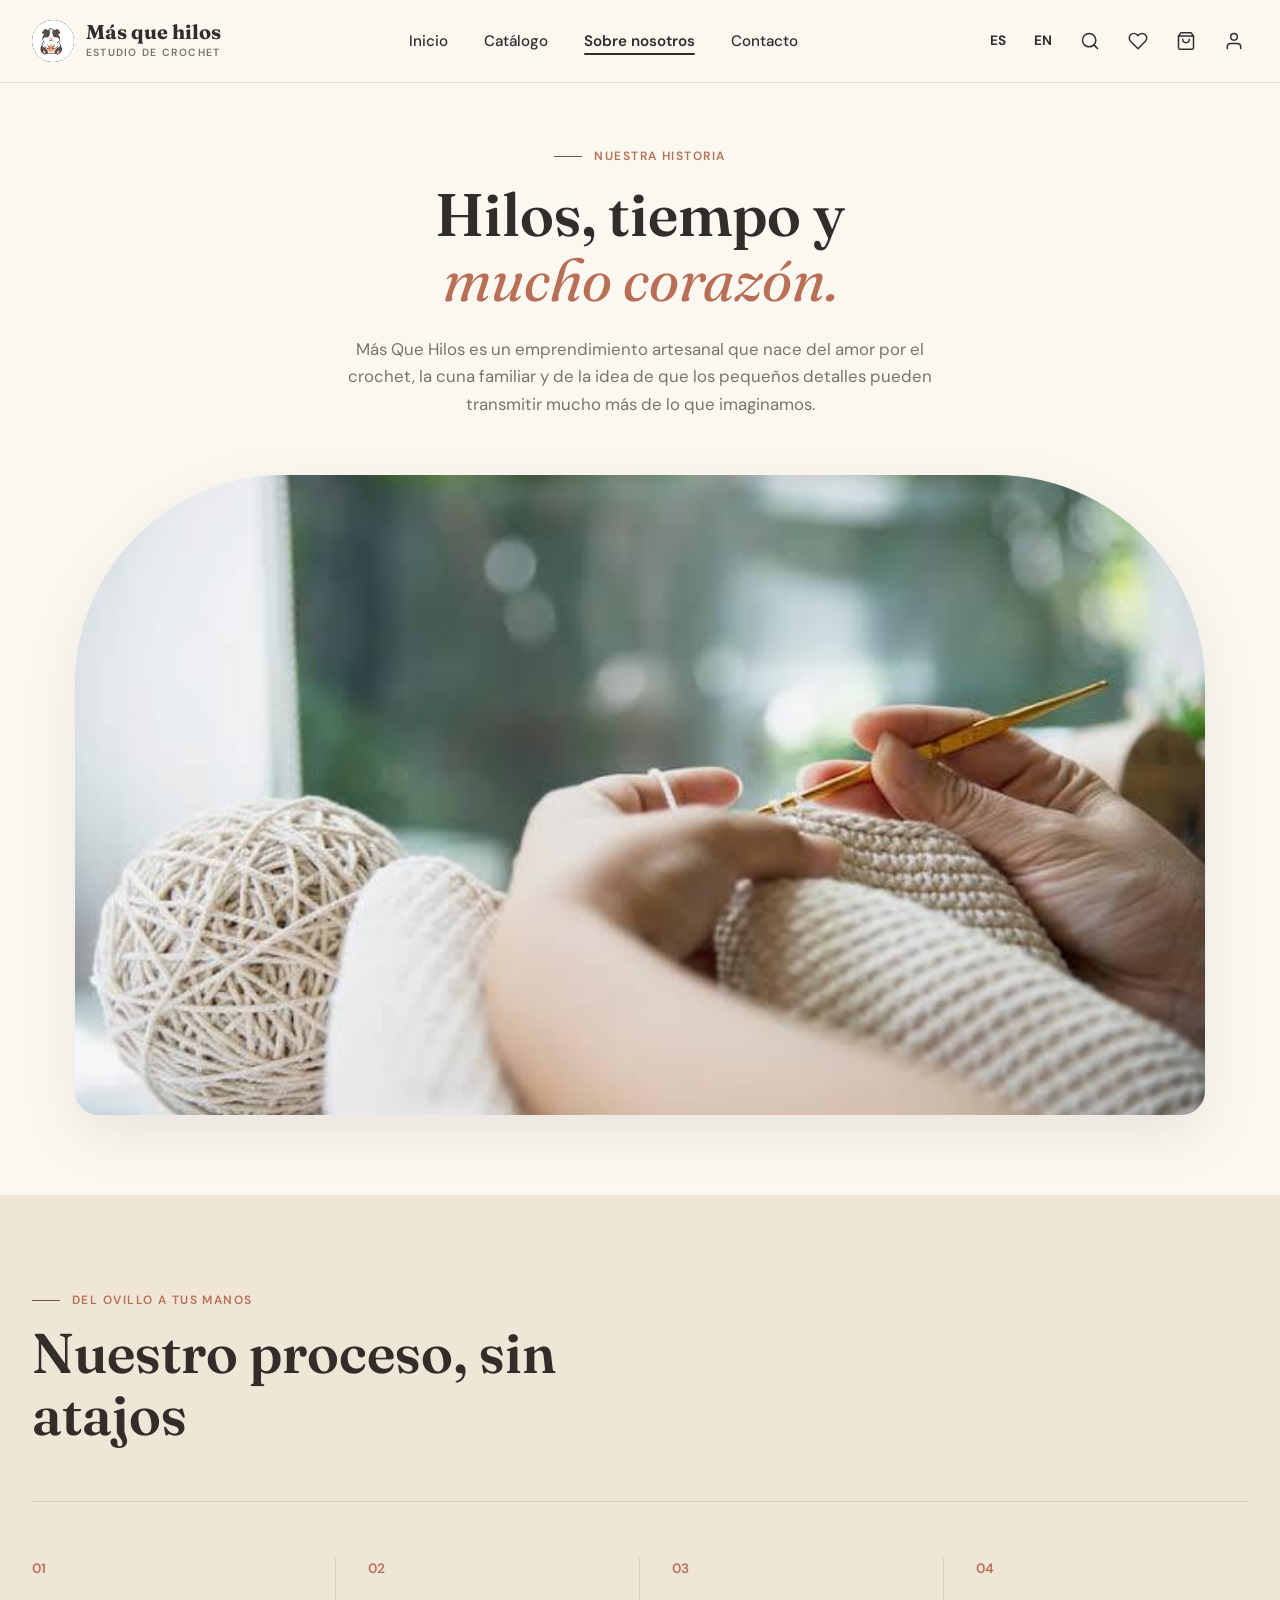
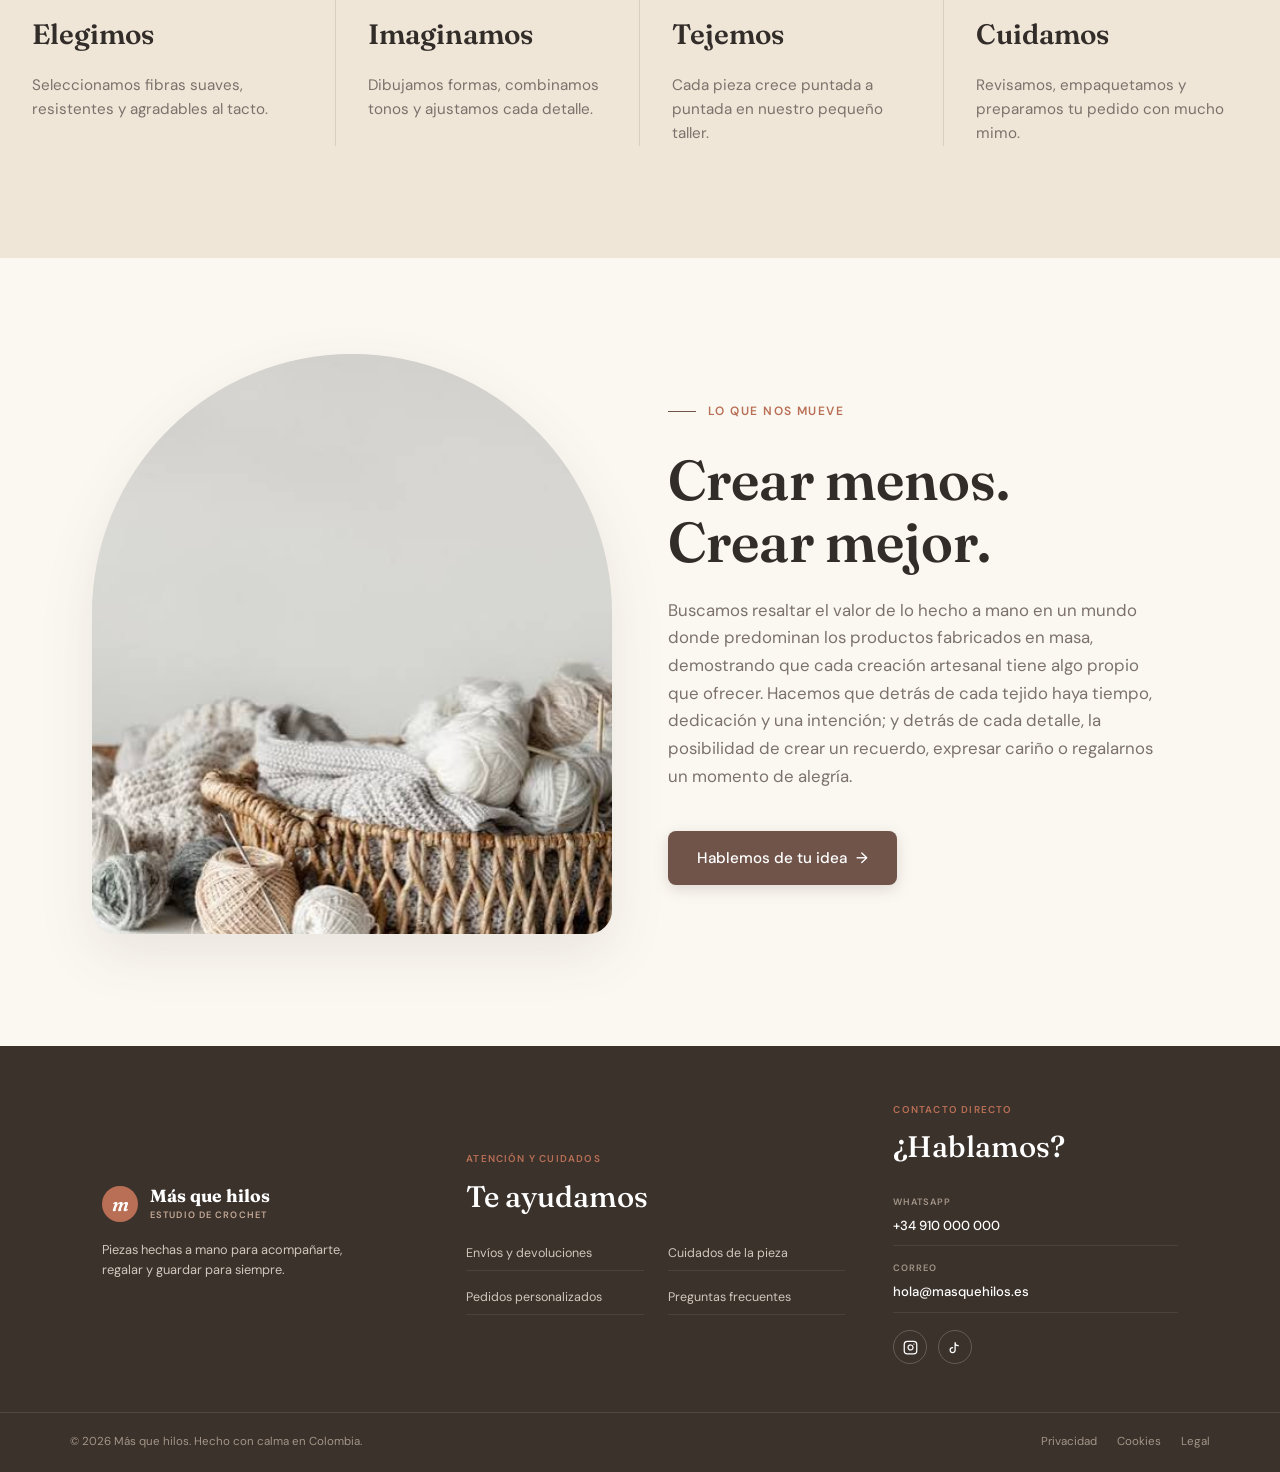
<file: pages/nosotros.html>
<!DOCTYPE html>
<html lang="es">
<head>
    <meta charset="UTF-8">
    <meta name="viewport" content="width=device-width, initial-scale=1.0">
    <title data-i18n="about_page_title">Más que hilos | Crochet Hecho a Mano</title>
    <link rel="icon" type="image/png" href="../src/assets/img/logo-gustavo.png">

    <!-- enlaces con los estilos de la pagina -->
    <link rel="stylesheet" href="../src/css/base/variables.css">
    <link rel="stylesheet" href="../src/css/layout/header.css">
    <link rel="stylesheet" href="../src/css/components/buttons.css">
    <link rel="stylesheet" href="../src/css/layout/grid.css">
    <link rel="stylesheet" href="../src/css/components/cards.css">
    <link rel="stylesheet" href="../src/css/layout/footer.css">
    <link rel="stylesheet" href="../src/css/base/reset.css">
    <link rel="stylesheet" href="../src/css/components/favorites-modal.css">
    <link rel="stylesheet" href="../src/css/components/cart-drawer.css">
    <link rel="stylesheet" href="../src/css/components/user-dropdown.css">
</head>
<body>

    <!-- Encabezado / Navegación -->
    <header class="main-header">
        <div class="header-container">
        
        <!-- Logo con ícono circular y subtítulo -->
        <a href="../index.html" class="logo">
            <div class="logo-icon">
                <img src="../src/assets/img/logo-circular.jpeg" alt="Logo de Más que hilos" class="logo-img">
            </div>
            <div class="logo-text">
                <span class="brand-name">Más que hilos</span>
                <span class="brand-subtitle" data-i18n="brand_subtitle">ESTUDIO DE CROCHET</span>
            </div>
        </a>

        <!-- Navegacion -->
        <nav class="main-nav">
            <ul>
            <li><a href="../index.html" data-i18n="nav_home">Inicio</a></li>
            <li><a href="catalogo.html" data-i18n="nav_catalog">Catálogo</a></li>
            <li><a href="nosotros.html" class="active" data-i18n="nav_about">Sobre nosotros</a></li>
            <li><a href="contacto.html" data-i18n="nav_contact">Contacto</a></li>
            </ul>
        </nav>

        <!-- Acciones de Usuario -->
        <div class="header-actions">

            <!-- Botones de cambiar el idioma -->
            <button class="action-btn" onclick="cambiarIdioma('es')" title="Español" style="font-size: 0.85rem; font-weight: bold;">ES</button>
            <button class="action-btn" onclick="cambiarIdioma('en')" title="English" style="font-size: 0.85rem; font-weight: bold;">EN</button>

            <button class="action-btn" title="Buscar" id="search-toggle-btn">
            <svg width="20" height="20" viewBox="0 0 24 24" fill="none" stroke="currentColor" stroke-width="1.8" stroke-linecap="round" stroke-linejoin="round"><circle cx="11" cy="11" r="8"/><line x1="21" y1="21" x2="16.65" y2="16.65"/></svg>
            </button>
            <!-- Caja desplegable del buscador -->
            <div id="search-overlay" class="search-overlay">
            <div class="search-input-wrapper">
                <!-- Icono interno de lupa -->
                <svg class="search-input-icon" width="18" height="18" viewBox="0 0 24 24" fill="none" stroke="currentColor" stroke-width="2">
                <circle cx="11" cy="11" r="8"></circle>
                <line x1="21" y1="21" x2="16.65" y2="16.65"></line>
                </svg>

                <input type="text" id="search-input" data-i18n="search_placeholder" placeholder="Buscar piezas, colecciones..." />

                <button type="submit" class="search-submit-btn" data-i18n="search_btn">Buscar</button>

                <!-- Botón para cerrar -->
                <button type="button" id="search-close-btn" class="close-btn" aria-label="Cerrar búsqueda">
                &times;
                </button>
            </div>
            </div>
            
            <button class="action-btn" title="Favoritos" id="favorites-toggle-btn">
            <svg width="20" height="20" viewBox="0 0 24 24" fill="none" stroke="currentColor" stroke-width="1.8" stroke-linecap="round" stroke-linejoin="round"><path d="M20.84 4.61a5.5 5.5 0 0 0-7.78 0L12 5.67l-1.06-1.06a5.5 5.5 0 0 0-7.78 7.78l1.06 1.06L12 21.23l7.78-7.78 1.06-1.06a5.5 5.5 0 0 0 0-7.78z"/></svg>
            <span id="favorites-badge" class="badge">0</span>
            </button>

            <button class="action-btn" title="Carrito" id="cart-toggle-btn">
            <svg width="20" height="20" viewBox="0 0 24 24" fill="none" stroke="currentColor" stroke-width="1.8" stroke-linecap="round" stroke-linejoin="round"><path d="M6 2L3 6v14a2 2 0 0 0 2 2h14a2 2 0 0 0 2-2V6l-3-4z"/><line x1="3" y1="6" x2="21" y2="6"/><path d="M16 10a4 4 0 0 1-8 0"/></svg>
            <span id="cart-badge" class="badge">0</span>
            </button>

            <button type="button" class="action-btn" title="Mi Cuenta" id="user-toggle-btn">
            <svg width="20" height="20" viewBox="0 0 24 24" fill="none" stroke="currentColor" stroke-width="1.8" stroke-linecap="round" stroke-linejoin="round"><path d="M20 21v-2a4 4 0 0 0-4-4H8a4 4 0 0 0-4 4v2"/><circle cx="12" cy="7" r="4"/></svg>
            </button>
        </div>

        </div>

        <!-- Menú Desplegable de Espacio Personal -->
        <div id="user-dropdown-menu" class="user-dropdown-card">
        
        <!-- Encabezado del usuario -->
        <div class="user-dropdown-header">
            <div class="user-avatar-circle">
            <svg width="20" height="20" viewBox="0 0 24 24" fill="none" stroke="currentColor" stroke-width="1.8" stroke-linecap="round" stroke-linejoin="round"><path d="M20 21v-2a4 4 0 0 0-4-4H8a4 4 0 0 0-4 4v2"/><circle cx="12" cy="7" r="4"/></svg>
            </div>
            <div class="user-header-text">
            <h3 class="user-title" id="user-greeting-title" data-i18n="user_title">Tu espacio personal</h3>
            <p class="user-subtitle" id="user-greeting-subtitle" data-i18n="user_subtitle">Todo lo tuyo, en un solo lugar</p>
            </div>
        </div>

        <hr class="user-dropdown-divider">

        <!-- Lista de Opciones -->
        <nav class="user-dropdown-nav">
            <ul id="user-menu-options">
            <li>
                <a href="../pages/cuenta.html" class="user-menu-link highlight-link">
                <span data-i18n="user_login">Iniciar Sesión / Registrarse</span>
                <span class="arrow">&rarr;</span>
                </a>
            </li>
            <li>
                <a href="../pages/cuenta.html?tab=pedidos" class="user-menu-link">
                <span data-i18n="user_orders">Mis Pedidos</span>
                <span class="chevron">&rsaquo;</span>
                </a>
            </li>
            <li>
                <a href="../pages/cuenta.html?tab=direcciones" class="user-menu-link">
                <span data-i18n="user_addresses">Direcciones de Envío</span>
                <span class="chevron">&rsaquo;</span>
                </a>
            </li>
            <li>
                <a href="../pages/cuenta.html?tab=configuracion" class="user-menu-link">
                <span data-i18n="user_settings">Configuración de Cuenta</span>
                <span class="chevron">&rsaquo;</span>
                </a>
            </li>
            </ul>
        </nav>

        </div>

        <!-- Botón Menú Hamburguesa (Solo visible en móviles) -->
            <button id="mobile-menu-btn" class="action-btn mobile-menu-btn" aria-label="Menú">
            <svg width="24" height="24" viewBox="0 0 24 24" fill="none" stroke="currentColor" stroke-width="2" stroke-linecap="round" stroke-linejoin="round">
                <line x1="3" y1="12" x2="21" y2="12"></line>
                <line x1="3" y1="6" x2="21" y2="6"></line>
                <line x1="3" y1="18" x2="21" y2="18"></line>
            </svg>
            </button>

    </header>


<!-- Contenido Principal -->
    <main id="main-content">

        <!-- Sección Historia / Sobre Nosotros -->
        <section class="about-hero">
            <div class="about-hero-container">
                
                <!-- Encabezado con Títulos a la izquierda y Texto alineado a la derecha -->
                <div class="about-hero-header">
                    <div class="about-hero-titles">
                        <div class="about-subtitle-wrapper">
                            <span class="subtitle-line"></span>
                            <span class="about-subtitle" data-i18n="about_hero_sub">NUESTRA HISTORIA</span>
                        </div>
                        <h1 class="about-title" data-i18n="about_hero_title">
                            Hilos, tiempo y<br>
                            <span class="highlight">mucho corazón.</span>
                        </h1>
                    </div>

                    <div class="about-hero-description">
                        <p data-i18n="about_hero_desc">
                            Más Que Hilos es un emprendimiento artesanal que nace del amor por el crochet, la cuna familiar y de la idea de que los pequeños detalles pueden transmitir mucho más de lo que imaginamos.
                        </p>
                    </div>
                </div>

                <!-- Imagen Grande con Forma de Arco -->
                <div class="about-hero-image-wrapper">
                    <div class="about-hero-image-card">
                        <img src="../src/assets/img/nosotros-hero.jpg" alt="Madejas de hilo y agujas de crochet hechas a mano">
                    </div>
                </div>

            </div>
        </section>


        <!-- Sección Proceso / Paso a Paso -->
        <section class="process-section">
            <div class="process-container">
                
                <!-- Encabezado de la Sección -->
                <div class="process-header">
                    <div class="subtitle-wrapper">
                        <span class="subtitle-line"></span>
                        <span class="process-subtitle" data-i18n="proc_sub">DEL OVILLO A TUS MANOS</span>
                    </div>
                    <h2 class="process-title" data-i18n="proc_title">Nuestro proceso, sin<br>atajos</h2>
                </div>

                <!-- Línea Divisora Superior -->
                <div class="process-divider"></div>

                <!-- Grid de Pasos -->
                <div class="process-grid">
                    
                    <!-- Paso 01 -->
                    <div class="process-step">
                        <span class="step-number">01</span>
                        <h3 class="step-title" data-i18n="step1_title">Elegimos</h3>
                        <p class="step-description" data-i18n="step1_desc">
                            Seleccionamos fibras suaves, resistentes y agradables al tacto.
                        </p>
                    </div>

                    <!-- Paso 02 -->
                    <div class="process-step">
                        <span class="step-number">02</span>
                        <h3 class="step-title" data-i18n="step2_title">Imaginamos</h3>
                        <p class="step-description" data-i18n="step2_desc">
                            Dibujamos formas, combinamos tonos y ajustamos cada detalle.
                        </p>
                    </div>

                    <!-- Paso 03 -->
                    <div class="process-step">
                        <span class="step-number">03</span>
                        <h3 class="step-title" data-i18n="step3_title">Tejemos</h3>
                        <p class="step-description" data-i18n="step3_desc">
                            Cada pieza crece puntada a puntada en nuestro pequeño taller.
                        </p>
                    </div>

                    <!-- Paso 04 -->
                    <div class="process-step">
                        <span class="step-number">04</span>
                        <h3 class="step-title" data-i18n="step4_title">Cuidamos</h3>
                        <p class="step-description" data-i18n="step4_desc">
                            Revisamos, empaquetamos y preparamos tu pedido con mucho mimo.
                        </p>
                    </div>

                </div>

            </div>
        </section>
        
        <!-- Sección Manifiesto / Lo que nos mueve -->
        <section class="values-section">
            <div class="values-container">
                
                <!-- Columna Izquierda: Imagen en Arco -->
                <div class="values-image-wrapper">
                    <div class="values-image-card">
                        <img src="../src/assets/img/nosotros-valores.jpg" alt="Piezas de crochet hechas a mano y muestras">
                    </div>
                </div>

                <!-- Columna Derecha: Contenido de Texto y Botón -->
                <div class="values-content">
                    <div class="subtitle-wrapper">
                        <span class="subtitle-line"></span>
                        <span class="values-subtitle" data-i18n="val_sub">LO QUE NOS MUEVE</span>
                    </div>

                    <h2 class="values-title" data-i18n="val_title">
                        Crear menos.<br>
                        Crear mejor.
                    </h2>

                    <p class="values-description" data-i18n="val_desc">
                        Buscamos resaltar el valor de lo hecho a mano en un mundo donde predominan los productos fabricados en masa, demostrando que cada creación artesanal tiene algo propio que ofrecer. Hacemos que detrás de cada tejido haya tiempo, dedicación y una intención; y detrás de cada detalle, la posibilidad de crear un recuerdo, expresar cariño o regalarnos un momento de alegría.
                    </p>
                    <a href="../pages/contacto.html" class="btn-values-primary">
                        <span data-i18n="val_btn">Hablemos de tu idea</span> <span>&rarr;</span>
                    </a>
                </div>

            </div>
        </section>

    </main>

    <!-- Footer -->
    <footer class="main-footer">
        <div class="footer-container">
        
        <!-- Logo y Eslogan -->
        <div class="footer-col brand-col">
            <a href="index.html" class="logo logo-light">
            <div class="logo-icon">m</div>
            <div class="logo-text">
                <span class="brand-name">Más que hilos</span>
                <span class="brand-subtitle" data-i18n="brand_subtitle">ESTUDIO DE CROCHET</span>
            </div>
            </a>
            <p class="footer-slogan" data-i18n="foot_slogan">
            Piezas hechas a mano para acompañarte, regalar y guardar para siempre.
            </p>
        </div>

        <!-- Atención y Cuidados (Centro) -->
        <div class="footer-col center-col">
            <span class="footer-subtitle" data-i18n="foot_col1_sub">ATENCIÓN Y CUIDADOS</span>
            <h3 class="footer-title" data-i18n="foot_col1_title">Te ayudamos</h3>
            
            <div class="footer-links-grid">
            <a href="#" class="footer-link" data-i18n="foot_link1">Envíos y devoluciones</a>
            <a href="#" class="footer-link" data-i18n="foot_link2">Cuidados de la pieza</a>
            <a href="#" class="footer-link" data-i18n="foot_link3">Pedidos personalizados</a>
            <a href="#" class="footer-link" data-i18n="foot_link4">Preguntas frecuentes</a>
            </div>
        </div>

        <!-- Contacto Directo (Derecha) -->
        <div class="footer-col contact-col">
            <span class="footer-subtitle" data-i18n="foot_col2_sub">CONTACTO DIRECTO</span>
            <h3 class="footer-title" data-i18n="foot_col2_title">¿Hablamos?</h3>

            <div class="contact-item">
            <span class="contact-label">WHATSAPP</span>
            <a href="https://wa.me/573000000000" target="_blank" rel="noopener noreferrer" class="contact-value">+34 910 000 000</a>
            </div>

            <div class="contact-item">
            <span class="contact-label" data-i18n="foot_email">CORREO</span>
            <a href="mailto:hola@masquehilos.es" class="contact-value">hola@masquehilos.es</a>
            </div>

            <!-- Redes sociales -->
            <div class="footer-socials">
            <a href="https://instagram.com" target="_blank" rel="noopener noreferrer" class="social-circle" title="Instagram">
                <svg width="18" height="18" viewBox="0 0 24 24" fill="none" stroke="currentColor" stroke-width="2" stroke-linecap="round" stroke-linejoin="round"><rect x="2" y="2" width="20" height="20" rx="5" ry="5"/><path d="M16 11.37A4 4 0 1 1 12.63 8 4 4 0 0 1 16 11.37z"/><line x1="17.5" y1="6.5" x2="17.51" y2="6.5"/></svg>
            </a>
            <a href="https://tiktok.com" target="_blank" rel="noopener noreferrer" class="social-circle" title="TikTok">
                <svg width="18" height="18" viewBox="0 0 24 24" fill="none" stroke="currentColor" stroke-width="2" stroke-linecap="round" stroke-linejoin="round"><path d="M9 12a4 4 0 1 0 4 4V4a5 5 0 0 0 5 5"/></svg>
            </a>
            </div>
        </div>

        </div>

        <!-- Parte Inferior-->
        <div class="footer-bottom-wrapper">
        <div class="footer-bottom-container">
            <p class="copyright" data-i18n="foot_copy">&copy; 2026 Más que hilos. Hecho con calma en Colombia.</p>
            <div class="footer-legal-links">
            <a href="#" data-i18n="foot_legal1">Privacidad</a>
            <a href="#" data-i18n="foot_legal2">Cookies</a>
            <a href="#" data-i18n="foot_legal3">Legal</a>
            </div>
        </div>
        </div>
    </footer>

    <!-- Modal de Mis Favoritos -->
    <div id="favorites-modal" class="favorites-modal-overlay">
    <div class="favorites-modal-card">
        
        <!-- Encabezado del modal -->
        <div class="favorites-modal-header">
        <div class="header-titles">
            <span class="sub-caption" data-i18n="modal_selection">— TU SELECCIÓN</span>
            <h2 class="modal-title" data-i18n="modal_fav_title">Mis favoritos</h2>
        </div>
        <button type="button" id="close-favorites-btn" class="close-modal-btn" aria-label="Cerrar favoritos">&times;</button>
        </div>

        <!-- Contenedor dinámico -->
        <div id="favorites-list-container" class="favorites-list-container">
        <p class="empty-favorites-msg" data-i18n="modal_fav_empty">No tienes productos en tus favoritos.</p>
        </div>

    </div>
    </div>

    <!-- Off-canvas / Panel Lateral del Carrito -->
    <div id="cart-drawer-overlay" class="cart-drawer-overlay">
    <div class="cart-drawer-card">
        
        <!-- Encabezado del Carrito -->
        <div class="cart-drawer-header">
        <div class="header-titles">
            <span class="sub-caption" data-i18n="modal_selection">— TU SELECCIÓN</span>
            <h2 class="cart-title" id="cart-title-text" data-i18n="modal_cart_title">Tu Carrito</h2>
        </div>
        <button type="button" id="close-cart-btn" class="close-modal-btn" aria-label="Cerrar carrito">&times;</button>
        </div>

        <!-- Lista Dinámica de Productos en el Carrito -->
        <div id="cart-list-container" class="cart-list-container">
        <p class="empty-cart-msg" data-i18n="modal_cart_empty">Tu carrito está vacío.</p>
        </div>

        <!-- Pie del Carrito: Totales y Botón de Checkout -->
        <div class="cart-drawer-footer">
        <div class="cart-summary-row">
            <span class="summary-label" data-i18n="modal_subtotal">Subtotal</span>
            <span class="summary-value" id="cart-subtotal-price">0,00 €</span>
        </div>
        
        <div class="cart-summary-row shipping-row">
            <span class="summary-label" data-i18n="modal_shipping">Envío estimado</span>
            <span class="summary-value highlight-shipping" data-i18n="modal_free">Gratis</span>
        </div>

        <p class="cart-tax-note" data-i18n="modal_tax">Los impuestos están incluidos. El envío se confirma al finalizar.</p>

        <button type="button" class="btn-checkout">
            <span data-i18n="modal_checkout">Finalizar compra</span> <span>&rarr;</span>
        </button>
        </div>

    </div>
    </div>

    <script src="../src/js/app.js" type="module"></script>
    <script src="../src/js/i18n.js"></script>
</body>
</html>
</file>
<file: src/css/base/variables.css>
@import url('https://fonts.googleapis.com/css2?family=DM+Sans:wght@400;500;600&family=Fraunces:wght@400;600;700&display=swap');

:root {
  /* Fuentes */
--font-sans: 'DM Sans', sans-serif;
--font-serif: 'Fraunces', serif;

  /* Paleta de Colores de Figma */
--ink: #332d2a;
--muted: #7c726b;
--cream: #fbf8f2;
--paper: #fffdf9;
--sand: #efe6d8;
--oat: #e9ded1;
--cocoa: #705449;
--rose: #ead4d1;
--lavender: #e8e1eb;
--terracotta: #b96f55;
--line: rgba(51, 45, 42, 0.12);
--shadow: 0 20px 55px rgba(79, 62, 47, 0.10);
}
</file>
<file: src/css/layout/header.css>
.main-header {
  background-color: var(--cream);
  border-bottom: 1px solid var(--line);
  position: sticky;
  top: 0;
  z-index: 100;
}

.header-container {
  max-width: 1280px;
  margin: 0 auto;
  padding: 1.25rem 2rem;
  display: flex;
  align-items: center;
  justify-content: space-between;
}

/* Logo con ícono 'm' y textos */
.logo {
  display: flex;
  align-items: center;
  gap: 0.75rem;
}

.logo-icon {
  width: 42px;
  height: 42px;
  background-color: var(--terracotta);
  color: #ffffff;
  border-radius: 50%;
  display: flex;
  align-items: center;
  justify-content: center;
  font-family: var(--font-serif);
  font-size: 1.4rem;
  font-weight: 600;
  font-style: italic;
  overflow: hidden;
}

.logo-img {
    width: 100%;
    height: 100%;
    object-fit: cover; 
}

.logo-text {
  display: flex;
  flex-direction: column;
}

.brand-name {
  font-family: var(--font-serif);
  font-size: 1.25rem;
  font-weight: 700;
  color: var(--ink);
  line-height: 1.1;
}

.brand-subtitle {
  font-family: var(--font-sans);
  font-size: 0.65rem;
  font-weight: 600;
  color: var(--muted);
  letter-spacing: 0.12em;
  margin-top: 2px;
}

/* Navegación central */
.main-nav ul {
  display: flex;
  align-items: center;
  gap: 2.25rem;
}

.main-nav a {
  font-family: var(--font-sans);
  font-size: 0.95rem;
  font-weight: 500;
  color: var(--ink);
  position: relative;
  padding-bottom: 4px;
  transition: color 0.2s ease;
}

.main-nav a:hover {
  color: var(--terracotta);
}

.main-nav a.active {
  color: var(--ink);
  font-weight: 600;
}

/* Línea indicadora bajo el enlace activo (como en Figma) */
.main-nav a.active::after {
  content: '';
  position: absolute;
  bottom: 0;
  left: 0;
  width: 100%;
  height: 2px;
  background-color: var(--ink);
  border-radius: 2px;
}

/* Íconos de la derecha */
.header-actions {
  display: flex;
  align-items: center;
  gap: 1.25rem;
}

.action-btn {
  background: none;
  border: none;
  color: var(--ink);
  cursor: pointer;
  display: flex;
  align-items: center;
  justify-content: center;
  padding: 4px;
  transition: color 0.2s ease, transform 0.1s ease;
}

.action-btn:hover {
  color: var(--terracotta);
  transform: translateY(-1px);
}

/* Asegurar que el contenedor padre del header o navbar tenga position: relative */
.header-actions-container {
  position: relative;
}

/* Estado base del desplegable de búsqueda */
.search-overlay {
  position: absolute;
  top: 50%;
  right: 0;
  transform: translateY(-50%) scale(0.95);
  opacity: 0;
  visibility: hidden;
  transition: all 0.25s ease-in-out;
  z-index: 100;
}

/* Clase activa para mostrar la barra */
.search-overlay.active {
  opacity: 1;
  visibility: visible;
  transform: translateY(-50%) scale(1);
}

/* Contenedor visual de la barra (tarjeta blanca con bordes redondeados) */
.search-input-wrapper {
  display: flex;
  align-items: center;
  gap: 12px;
  background-color: #ffffff;
  border: 1px solid #e2ded9;
  border-radius: 12px;
  padding: 8px 16px;
  box-shadow: 0 4px 16px rgba(0, 0, 0, 0.08);
  width: 480px; 
  max-width: 90vw;
}

/* Estilos del input */
.search-input-wrapper input {
  flex: 1;
  border: none;
  outline: none;
  font-size: 14px;
  color: #333333;
  background: transparent;
}

/* Botón "Buscar" */
.search-submit-btn {
  background-color: #725348; 
  color: #ffffff;
  border: none;
  border-radius: 8px;
  padding: 8px 18px;
  font-size: 14px;
  cursor: pointer;
  transition: background-color 0.2s ease;
}

.search-submit-btn:hover {
  background-color: #5a4138;
}

/* Botón cerrar (X) */
.close-btn {
  background: none;
  border: none;
  font-size: 20px;
  color: #888888;
  cursor: pointer;
  padding: 0 4px;
  line-height: 1;
}

.close-btn:hover {
  color: #333333;
}

/* OVERLAY Y VENTANA MODAL (MIS FAVORITOS)*/
.modal-overlay {
  position: fixed;
  top: 0;
  left: 0;
  width: 100vw;
  height: 100vh;
  background-color: rgba(0, 0, 0, 0.4); 
  display: flex;
  justify-content: center;
  align-items: center;
  z-index: 1000;
  opacity: 0;
  visibility: hidden;
  transition: opacity 0.3s ease, visibility 0.3s ease;
}

.modal-overlay.active {
  opacity: 1;
  visibility: visible;
}

.modal-card {
  background-color: #FAF8F5; 
  width: 90%;
  max-width: 680px;
  max-height: 85vh;
  border-radius: 20px;
  padding: 2.5rem;
  box-shadow: 0 15px 35px rgba(0, 0, 0, 0.15);
  display: flex;
  flex-direction: column;
  overflow: hidden;
}

/* Cabecera del Modal */
.modal-header {
  display: flex;
  justify-content: space-between;
  align-items: flex-start;
  margin-bottom: 1.5rem;
}

.sub-caption {
  font-size: 0.75rem;
  letter-spacing: 1.5px;
  color: #a87b68;
  font-weight: 600;
}

.modal-title {
  font-family: serif; 
  font-size: 1.8rem;
  color: #2b2b2b;
  margin-top: 0.2rem;
}

/* LISTA DE PRODUCTOS FAVORITOS*/
.wishlist-items-container {
  overflow-y: auto;
  padding-right: 0.5rem;
  display: flex;
  flex-direction: column;
  gap: 1.2rem;
}

.wishlist-item {
  display: flex;
  align-items: center;
  gap: 1.2rem;
  padding-bottom: 1.2rem;
  border-bottom: 1px solid #e8e2d8;
}

.wishlist-item:last-child {
  border-bottom: none;
}

.item-img {
  width: 75px;
  height: 75px;
  object-fit: cover;
  border-radius: 12px;
}

.item-details {
  flex: 1;
}

.item-category {
  font-size: 0.65rem;
  letter-spacing: 1px;
  color: #a87b68;
  font-weight: 700;
  display: block;
}

.item-title {
  font-family: serif;
  font-size: 1.1rem;
  color: #2c2c2c;
  margin: 0.2rem 0;
}

.item-price {
  font-size: 0.95rem;
  font-weight: 600;
  color: #4a4a4a;
}

.item-actions {
  display: flex;
  align-items: center;
  gap: 0.8rem;
}

.add-to-cart-btn {
  background: transparent;
  border: 1px solid #333;
  padding: 0.5rem 1rem;
  border-radius: 6px;
  font-size: 0.8rem;
  cursor: pointer;
  transition: all 0.2s ease;
}

.add-to-cart-btn:hover {
  background: #333;
  color: #fff;
}

.remove-btn {
  background: transparent;
  border: none;
  color: #888;
  cursor: pointer;
  padding: 0.3rem;
  transition: color 0.2s;
}

.remove-btn:hover {
  color: #d9534f;
}

.empty-wishlist-msg {
  text-align: center;
  color: #777;
  padding: 2rem 0;
  font-size: 0.95rem;
}

/* ESTADO DEL BOTÓN CORAZÓN (CATÁLOGO)*/
.favorite-toggle-btn.active svg {
  fill: #d9534f;
  stroke: #d9534f;
}

/* ADAPTACIÓN MÓVIL (RESPONSIVE)*/
@media (max-width: 900px) {
  /* En tablets, reducimos márgenes para dar espacio */
  .header-container {
    padding: 1rem 1.5rem;
  }
  
  .main-nav ul {
    gap: 1.25rem;
  }
}

@media (max-width: 600px) {
  /* En móviles, la prioridad es el logo y los íconos de acción */
  .header-container {
    padding: 1rem;
  }

/* Mostrar el botón hamburguesa en celulares */
  .mobile-menu-btn {
    display: flex;
  }

  /* Transformar la navegación en un panel desplegable */
  .main-nav {
    display: none;
    position: absolute;
    top: 100%; 
    left: 0;
    width: 100%;
    background-color: var(--cream);
    border-bottom: 1px solid var(--line);
    padding: 1.5rem 0;
    box-shadow: 0 10px 20px rgba(0, 0, 0, 0.05);
    z-index: 99;
  }

  /* Clase activa que encenderemos con JavaScript */
  .main-nav.active {
    display: flex;
    animation: slideDown 0.3s ease;
  }

  .main-nav ul {
    flex-direction: column; 
    gap: 1.5rem;
    width: 100%;
  }

  .main-nav a {
    display: block;
    width: 100%;
    text-align: center;
    font-size: 1.15rem; 
    padding: 0.5rem 0;
  }

  /* Animación suave al abrir */
  @keyframes slideDown {
    from { opacity: 0; transform: translateY(-10px); }
    to { opacity: 1; transform: translateY(0); }
  }

  /* Reducimos ligeramente el tamaño del logo para móviles */
  .logo-icon {
    width: 36px;
    height: 36px;
    font-size: 1.1rem;
  }

  .brand-name {
    font-size: 1.1rem;
  }

  /* Ajustamos el buscador flotante para que no se salga de la pantalla */
  .search-input-wrapper {
    width: 90vw;
    right: 5vw; 
  }
}


/* Ocultar el botón hamburguesa en escritorio */
.mobile-menu-btn {
  display: none;
}
</file>
<file: src/css/components/buttons.css>
.btn {
  display: inline-block;
  padding: 0.8rem 1.75rem;
  border-radius: 999px;
  font-weight: 500;
  text-align: center;
  transition: background-color 0.2s ease, color 0.2s ease, transform 0.1s ease;
  cursor: pointer;
  border: none;
}

.btn:active {
  transform: scale(0.98);
}

.btn-primary {
  background-color: var(--terracotta);
  color: #ffffff;
}

.btn-primary:hover {
  background-color: var(--cocoa);
}

.btn-secondary {
  background-color: var(--sand);
  color: var(--ink);
}

.btn-secondary:hover {
  background-color: var(--oat);
}


@media (max-width: 576px) {
  .btn {
    display: flex;
    justify-content: center;
    align-items: center;
    width: 100%;
    box-sizing: border-box;
    padding: 0.9rem 1.5rem;
  }
}
</file>
<file: src/css/layout/grid.css>
/* Sección Hero Principal */
.hero {
  background-color: var(--cream);
  padding: 4rem 2rem 5rem 2rem;
  overflow: hidden;
}

.hero-container {
  max-width: 1280px;
  margin: 0 auto;
  display: grid;
  grid-template-columns: 1fr 1fr;
  gap: 4rem;
  align-items: center;
}

/* Columna Izquierda: Textos */
.hero-text-content {
  display: flex;
  flex-direction: column;
  align-items: flex-start;
}

.hero-subtitle-wrapper {
  display: flex;
  align-items: center;
  gap: 0.75rem;
  margin-bottom: 1.5rem;
}

.subtitle-line {
  width: 28px;
  height: 1px;
  background-color: var(--cocoa);
  display: inline-block;
}

.hero-subtitle {
  font-family: var(--font-sans);
  font-size: 0.75rem;
  font-weight: 600;
  color: var(--cocoa);
  letter-spacing: 0.12em;
  text-transform: uppercase;
}

.hero-title {
  font-family: var(--font-serif);
  font-size: 3.5rem;
  line-height: 1.12;
  color: var(--ink);
  font-weight: 600;
  margin-bottom: 1.5rem;
}

.hero-title .highlight {
  font-style: italic;
  color: var(--terracotta);
  font-weight: 400;
}

.hero-description {
  font-family: var(--font-sans);
  font-size: 1.05rem;
  line-height: 1.6;
  color: var(--muted);
  max-width: 480px;
  margin-bottom: 2.5rem;
}

/* Botones de Acción */
.hero-actions {
  display: flex;
  align-items: center;
  gap: 2rem;
}

.btn-hero-primary {
  background-color: var(--cocoa);
  color: #ffffff;
  font-family: var(--font-sans);
  font-size: 0.9rem;
  font-weight: 500;
  padding: 0.9rem 1.8rem;
  border-radius: 8px;
  display: inline-flex;
  align-items: center;
  gap: 0.5rem;
  transition: background-color 0.2s ease, transform 0.1s ease;
}

.btn-hero-primary:hover {
  background-color: var(--ink);
  transform: translateY(-2px);
}

.btn-hero-secondary {
  font-family: var(--font-sans);
  font-size: 0.9rem;
  font-weight: 500;
  color: var(--ink);
  display: inline-flex;
  align-items: center;
  gap: 0.4rem;
  border-bottom: 1px solid var(--ink);
  padding-bottom: 2px;
  transition: color 0.2s ease, border-color 0.2s ease;
}

.btn-hero-secondary:hover {
  color: var(--terracotta);
  border-color: var(--terracotta);
}

/* Columna Derecha: Tarjeta de Imagen en Arco */
.hero-image-wrapper {
  display: flex;
  justify-content: flex-end;
}

.hero-image-card {
  width: 100%;
  max-width: 520px;
  height: 480px;
  border-radius: 260px 260px 24px 24px; /* Otorga el arco superior de Figma */
  overflow: hidden;
  background-color: var(--sand);
  box-shadow: var(--shadow);
}

.hero-image-card img {
  width: 100%;
  height: 100%;
  object-fit: cover;
}


/* SECCIÓN: MANIFIESTO / NUESTRA FORMA DE HACER*/
.manifest-section {
  background-color: var(--sand); 
  padding: 6rem 2rem;
  margin-top: 2rem;
}

.manifest-container {
  max-width: 1200px;
  margin: 0 auto;
  display: grid;
  grid-template-columns: 1fr 1fr;
  gap: 5rem;
  align-items: center;
}

/* Imagen en Arco (Bóveda) a la izquierda */
.manifest-image-wrapper {
  display: flex;
  justify-content: flex-start;
}

.manifest-image-card {
  width: 100%;
  max-width: 480px;
  height: 500px;
  border-radius: 240px 240px 24px 24px;
  overflow: hidden;
  box-shadow: var(--shadow);
  background-color: var(--oat);
}

.manifest-image-card img {
  width: 100%;
  height: 100%;
  object-fit: cover;
}

/* Columna Derecha: Texto */
.manifest-content {
  display: flex;
  flex-direction: column;
  align-items: flex-start;
}

.manifest-title {
  font-family: var(--font-serif);
  font-size: 3.25rem;
  line-height: 1.15;
  color: var(--ink);
  font-weight: 600;
  margin-bottom: 1.75rem;
}

.manifest-title .highlight {
  font-style: italic;
  color: var(--terracotta);
  font-weight: 400;
}

.manifest-paragraph {
  font-family: var(--font-sans);
  font-size: 1.05rem;
  line-height: 1.65;
  color: var(--muted);
  margin-bottom: 1.25rem;
  max-width: 520px;
}

.manifest-link {
  font-family: var(--font-sans);
  font-size: 0.95rem;
  font-weight: 600;
  color: var(--ink);
  display: inline-flex;
  align-items: center;
  gap: 0.5rem;
  border-bottom: 1.5px solid var(--ink);
  padding-bottom: 3px;
  margin-top: 1rem;
  transition: color 0.2s ease, border-color 0.2s ease;
}

.manifest-link:hover {
  color: var(--terracotta);
  border-color: var(--terracotta);
}

/* Banner principal de Catálogo */
.catalog-hero {
  background-color: var(--sand); 
}


/* SECCIÓN: SOBRE NOSOTROS (HERO)*/
.about-hero {
  padding: 4rem 2rem 5rem 2rem;
  background-color: var(--cream);
}

.about-hero-container {
  max-width: 1280px;
  margin: 0 auto;
  display: flex;
  flex-direction: column;
  gap: 3.5rem;
}

/* Cabecera centrada para Títulos y Descripción */
.about-hero-header {
  display: flex;
  flex-direction: column;
  align-items: center; 
  text-align: center;
  gap: 1.5rem;
}

.about-hero-titles {
  display: flex;
  flex-direction: column;
  align-items: center; 
  max-width: 800px;
}

.about-subtitle-wrapper {
  display: flex;
  align-items: center;
  gap: 0.75rem;
  margin-bottom: 1rem;
}

.about-subtitle {
  font-family: var(--font-sans);
  font-size: 0.75rem;
  font-weight: 600;
  color: var(--terracotta);
  letter-spacing: 0.12em;
  text-transform: uppercase;
}

.about-title {
  font-family: var(--font-serif);
  font-size: 3.75rem;
  line-height: 1.08;
  color: var(--ink);
  font-weight: 600;
}

.about-title .highlight {
  font-style: italic;
  color: var(--terracotta);
  font-weight: 400;
}

.about-hero-description {
  max-width: 620px;
  margin: 0 auto;
}

.about-hero-description p {
  font-family: var(--font-sans);
  font-size: 1.05rem;
  line-height: 1.65;
  color: var(--muted);
}

/* Tarjeta de Imagen Principal en Arco */
.about-hero-image-wrapper {
  width: 100%;
  display: flex;
  justify-content: center;
}

.about-hero-image-card {
  width: 93%;
  margin: 0 auto;
  height: 640px;
  border-radius: 210px 210px 24px 24px; 
  overflow: hidden;
  background-color: var(--sand);
  box-shadow: var(--shadow);
}

.about-hero-image-card img {
  width: 100%;
  height: 100%;
  object-fit: cover;
}


/* SECCIÓN: NUESTRO PROCESO*/
.process-section {
  background-color: var(--sand); 
  padding: 6rem 2rem 7rem 2rem;
}

.process-container {
  max-width: 1280px;
  margin: 0 auto;
}

/* Header de la sección */
.process-header {
  margin-bottom: 3.5rem;
}

.process-subtitle {
  font-family: var(--font-sans);
  font-size: 0.75rem;
  font-weight: 600;
  color: var(--terracotta);
  letter-spacing: 0.12em;
  text-transform: uppercase;
}

.process-title {
  font-family: var(--font-serif);
  font-size: 3.5rem;
  line-height: 1.1;
  color: var(--ink);
  font-weight: 600;
}

/* Línea divisora superior */
.process-divider {
  width: 100%;
  height: 1px;
  background-color: var(--line);
  margin-bottom: 3.5rem;
}

/* Grid con líneas divisoras verticales */
.process-grid {
  display: grid;
  grid-template-columns: repeat(4, 1fr);
}

.process-step {
  padding-right: 2rem;
  border-right: 1px solid var(--line);
  display: flex;
  flex-direction: column;
}

/* Ajustes de espacio interno para las columnas centrales e internas */
.process-step:not(:first-child) {
  padding-left: 2rem;
}

/* Eliminamos el borde derecho de la última columna */
.process-step:last-child {
  border-right: none;
  padding-right: 0;
}

/* Tipografía de los pasos */
.step-number {
  font-family: var(--font-sans);
  font-size: 0.85rem;
  font-weight: 600;
  color: var(--terracotta);
  margin-bottom: 2rem;
  display: block;
}

.step-title {
  font-family: var(--font-serif);
  font-size: 1.75rem;
  font-weight: 600;
  color: var(--ink);
  margin-bottom: 1rem;
}

.step-description {
  font-family: var(--font-sans);
  font-size: 0.95rem;
  line-height: 1.6;
  color: var(--muted);
  max-width: 260px;
}


/* SECCIÓN: LO QUE NOS MUEVE / VALORES*/
.values-section {
  background-color: var(--cream);
  padding: 6rem 2rem 7rem 2rem;
}

.values-container {
  max-width: 1280px;
  margin: 0 auto;
  display: grid;
  grid-template-columns: 1fr 1fr;
  gap: 3.5rem;
  align-items: center;
}

/* Columna Izquierda: Tarjeta de Imagen en Arco */
.values-image-wrapper {
  display: flex;
  justify-content: flex-end;
  width: 100%;
}

.values-image-card {
  width: 100%;
  max-width: 520px;
  height: 580px;
  border-radius: 260px 260px 24px 24px; 
  overflow: hidden;
  background-color: var(--sand);
  box-shadow: var(--shadow);
}

.values-image-card img {
  width: 100%;
  height: 100%;
  object-fit: cover;
}

/* Columna Derecha: Textos */
.values-content {
  display: flex;
  flex-direction: column;
  align-items: flex-start;
}

.values-subtitle {
  font-family: var(--font-sans);
  font-size: 0.75rem;
  font-weight: 600;
  color: var(--terracotta);
  letter-spacing: 0.12em;
  text-transform: uppercase;
}

.values-title {
  font-family: var(--font-serif);
  font-size: 3.5rem;
  line-height: 1.1;
  color: var(--ink);
  font-weight: 600;
  margin-top: 1rem;
  margin-bottom: 1.5rem;
}

.values-description {
  font-family: var(--font-sans);
  font-size: 1.05rem;
  line-height: 1.65;
  color: var(--muted);
  max-width: 500px;
  margin-bottom: 2.5rem;
}

/* Botón de Acción */
.btn-values-primary {
  background-color: var(--cocoa);
  color: #ffffff;
  font-family: var(--font-sans);
  font-size: 0.95rem;
  font-weight: 500;
  padding: 0.95rem 1.8rem;
  border-radius: 8px;
  display: inline-flex;
  align-items: center;
  gap: 0.6rem;
  box-shadow: 0 4px 15px rgba(112, 84, 73, 0.2);
  transition: background-color 0.2s ease, transform 0.2s ease, box-shadow 0.2s ease;
}

.btn-values-primary:hover {
  background-color: var(--ink);
  transform: translateY(-2px);
  box-shadow: 0 6px 20px rgba(51, 45, 42, 0.25);
}


/* SECCIÓN: PÁGINA DE CONTACTO*/
.contact-section {
  background-color: var(--sand); 
  padding: 5rem 2rem 6rem 2rem;
}

.contact-container {
  max-width: 1280px;
  margin: 0 auto;
  display: grid;
  grid-template-columns: 1fr 1.1fr;
  gap: 4rem;
  align-items: flex-start;
}

/* Columna Izquierda */
.contact-info-col {
  display: flex;
  flex-direction: column;
  padding-top: 1rem;
}

.contact-subtitle {
  font-family: var(--font-sans);
  font-size: 0.75rem;
  font-weight: 600;
  color: var(--terracotta);
  letter-spacing: 0.12em;
  text-transform: uppercase;
}

.contact-title {
  font-family: var(--font-serif);
  font-size: 3.8rem;
  line-height: 1.05;
  color: var(--ink);
  font-weight: 600;
  margin-top: 1rem;
  margin-bottom: 1.5rem;
}

.contact-title .highlight {
  font-style: italic;
  color: var(--terracotta);
  font-weight: 400;
}

.contact-description {
  font-family: var(--font-sans);
  font-size: 1.05rem;
  line-height: 1.6;
  color: var(--muted);
  max-width: 460px;
  margin-bottom: 3rem;
}

/* Lista de Métodos de Contacto */
.contact-methods {
  display: flex;
  flex-direction: column;
  gap: 1.5rem;
}

.contact-method-item {
  display: flex;
  align-items: center;
  gap: 1rem;
}

.contact-icon-circle {
  width: 44px;
  height: 44px;
  border-radius: 50%;
  background-color: var(--rose); 
  color: var(--cocoa);
  display: flex;
  align-items: center;
  justify-content: center;
  font-family: var(--font-sans);
  font-size: 1rem;
  font-weight: 600;
  flex-shrink: 0;
}

.method-text {
  display: flex;
  flex-direction: column;
}

.method-label {
  font-family: var(--font-sans);
  font-size: 0.7rem;
  font-weight: 600;
  color: var(--muted);
  letter-spacing: 0.1em;
}

.method-value {
  font-family: var(--font-sans);
  font-size: 0.95rem;
  font-weight: 600;
  color: var(--ink);
  transition: color 0.2s ease;
}

.method-value:hover {
  color: var(--terracotta);
}

/* Columna Derecha: Tarjeta del Formulario */
.contact-form-card {
  background-color: var(--paper); 
  border-radius: 28px;
  padding: 3rem 3rem 2.5rem 3rem;
  box-shadow: 0 15px 40px rgba(51, 45, 42, 0.05);
}

.form-header {
  display: flex;
  justify-content: space-between;
  align-items: baseline;
  margin-bottom: 2rem;
}

.form-title {
  font-family: var(--font-serif);
  font-size: 2.2rem;
  font-weight: 600;
  color: var(--ink);
}

.form-required-note {
  font-family: var(--font-sans);
  font-size: 0.75rem;
  color: var(--muted);
}

/* Campos de entrada */
.contact-form {
  display: flex;
  flex-direction: column;
  gap: 1.5rem;
}

.form-group {
  display: flex;
  flex-direction: column;
  gap: 0.5rem;
}

.form-group label {
  font-family: var(--font-sans);
  font-size: 0.85rem;
  font-weight: 600;
  color: var(--ink);
}

.form-group input,
.form-group textarea,
.custom-select-wrapper select {
  width: 100%;
  background-color: #f7f3ee; 
  border: 1px solid transparent;
  border-radius: 12px;
  padding: 0.95rem 1.25rem;
  font-family: var(--font-sans);
  font-size: 0.95rem;
  color: var(--ink);
  outline: none;
  transition: border-color 0.2s ease, background-color 0.2s ease;
}

.form-group input::placeholder,
.form-group textarea::placeholder {
  color: #a39992;
}

.form-group input:focus,
.form-group textarea:focus,
.custom-select-wrapper select:focus {
  border-color: var(--terracotta);
  background-color: var(--paper);
}

.form-group textarea {
  resize: vertical;
  min-height: 120px;
}

/* Estilización personalizada del Select */
.custom-select-wrapper {
  position: relative;
  width: 100%;
}

.custom-select-wrapper select {
  appearance: none;
  -webkit-appearance: none;
  -moz-appearance: none;
  cursor: pointer;
  padding-right: 2.5rem;
}

.select-arrow {
  position: absolute;
  right: 1.25rem;
  top: 50%;
  transform: translateY(-50%);
  pointer-events: none;
  color: var(--muted);
  display: flex;
  align-items: center;
}

/* Estilizado interno de las opciones del select */
.custom-select-wrapper select option {
  background-color: var(--paper);
  color: var(--ink);
  padding: 0.8rem;
}

/* Botón de Enviar */
.btn-submit-form {
  background-color: var(--cocoa);
  color: #ffffff;
  font-family: var(--font-sans);
  font-size: 0.95rem;
  font-weight: 500;
  padding: 1.1rem;
  border: none;
  border-radius: 12px;
  cursor: pointer;
  display: flex;
  align-items: center;
  justify-content: center;
  gap: 0.6rem;
  margin-top: 0.5rem;
  transition: background-color 0.2s ease, transform 0.1s ease;
}

.btn-submit-form:hover {
  background-color: var(--ink);
  transform: translateY(-2px);
}


/* SECCIÓN: PREGUNTAS FRECUENTES (FAQ)*/
.faq-section {
  background-color: var(--cream); 
  padding: 6rem 2rem 7rem 2rem;
}

.faq-container {
  max-width: 1280px; 
  margin: 0 auto;
}


.faq-accordion {
  display: flex;
  flex-direction: column;
  max-width: 820px; 
}

@media (max-width: 1200px) {
  .faq-container {
    margin: 0 auto;
  }
}

.faq-header {
  margin-bottom: 2.5rem;
}

.faq-subtitle {
  font-family: var(--font-sans);
  font-size: 0.75rem;
  font-weight: 600;
  color: var(--terracotta);
  letter-spacing: 0.12em;
  text-transform: uppercase;
}

.faq-title {
  font-family: var(--font-serif);
  font-size: 3.5rem;
  line-height: 1.1;
  color: var(--ink);
  font-weight: 600;
  margin-top: 0.75rem;
}

.faq-item {
  border-top: 1px solid var(--line);
}

.faq-item:last-child {
  border-bottom: 1px solid var(--line);
}

/* Botón Desplegable */
.faq-trigger {
  width: 100%;
  background: none;
  border: none;
  outline: none;
  padding: 1.75rem 0;
  display: flex;
  justify-content: space-between;
  align-items: center;
  cursor: pointer;
  text-align: left;
}

.faq-question {
  font-family: var(--font-serif);
  font-size: 1.35rem;
  font-weight: 600;
  color: var(--ink);
  transition: color 0.2s ease;
}

.faq-trigger:hover .faq-question {
  color: var(--terracotta);
}

.faq-icon {
  font-family: var(--font-sans);
  font-size: 1.4rem;
  font-weight: 400;
  color: var(--terracotta);
  line-height: 1;
  margin-left: 1rem;
  transition: transform 0.25 ease;
  user-select: none;
}

/* Contenido / Respuesta */
.faq-content {
  max-height: 0;
  overflow: hidden;
  transition: max-height 0.35s ease, padding 0.35s ease;
}

.faq-answer {
  font-family: var(--font-sans);
  font-size: 0.95rem;
  line-height: 1.6;
  color: var(--muted);
  padding-bottom: 1.75rem;
}

/* Estado Activo (Desplegado) */
.faq-item.active .faq-icon {
  transform: rotate(45deg); 
}

/* ADAPTACIÓN GLOBAL RESPONSIVA*/

/* Tablets (hasta 992px) */
@media (max-width: 992px) {
  .hero-container,
  .manifest-container,
  .values-container,
  .contact-container {
    grid-template-columns: 1fr;
    gap: 3rem;
  }

  .hero-title { font-size: 2.75rem; }
  .manifest-title { font-size: 2.5rem; }
  .about-title { font-size: 2.75rem; }
  .process-title { font-size: 2.5rem; }
  .values-title { font-size: 2.75rem; }
  .contact-title { font-size: 3rem; }

  /* Ajustes de imagen */
  .hero-image-card {
    max-width: 100%;
    height: 380px;
  }
  
  .manifest-image-card {
    max-width: 100%;
    height: 380px;
  }
  
  .about-hero-header {
    flex-direction: column;
    align-items: flex-start;
    gap: 1.5rem;
  }

  .about-hero-image-card {
    width: 100%;
    height: 440px;
    border-radius: 70px 70px 16px 16px;
  }
  
  .values-image-card {
    max-width: 100%;
    height: 420px;
    border-radius: 180px 180px 20px 20px;
  }
  
  /* Ajuste de formulario en tablet */
  .contact-form-card {
    padding: 2rem;
  }
  
  /* Grid de proceso */
  .process-grid {
    grid-template-columns: repeat(2, 1fr);
    gap: 3rem 0;
  }

  .process-step {
    border-right: none;
    padding-left: 0 !important;
    padding-right: 1.5rem;
  }
}

/* Móviles y Tablets Pequeñas (hasta 768px) */
@media (max-width: 768px) {
  .faq-title {
    font-size: 2.5rem;
  }

  .faq-question {
    font-size: 1.15rem;
  }
}

/* Móviles puros (hasta 600px) */
@media (max-width: 600px) {

  .hero, 
  .manifest-section, 
  .about-hero, 
  .process-section, 
  .values-section, 
  .contact-section, 
  .faq-section {
    padding: 3.5rem 1.5rem 4rem 1.5rem;
  }
  
  /* Achicar más los títulos gigantes */
  .hero-title,
  .manifest-title,
  .about-title,
  .process-title,
  .values-title,
  .contact-title,
  .faq-title {
    font-size: 2rem;
    line-height: 1.2;
  }

  /* Ajustar los arcos de imagen para que no queden muy altos */
  .hero-image-card,
  .manifest-image-card,
  .values-image-card {
    height: 320px;
  }
  
  .about-hero-image-card {
    height: 280px;
    border-radius: 40px 40px 12px 12px;
  }

  /* Si los botones están en fila, apilarlos */
  .hero-actions {
    flex-direction: column;
    align-items: flex-start;
    gap: 1.5rem;
  }
  
  .btn-hero-primary,
  .btn-values-primary {
    width: 100%;
    justify-content: center;
  }
  
  /* Ajuste específico para la grilla de "Proceso" en móvil */
  .process-grid {
    grid-template-columns: 1fr;
  }

  .process-step {
    padding-right: 0;
    border-bottom: 1px solid var(--line);
    padding-bottom: 2rem;
  }

  .process-step:last-child {
    border-bottom: none;
    padding-bottom: 0;
  }
  
  /* Ajuste de formulario de contacto */
  .contact-form-card {
    padding: 1.5rem;
  }
  
  .form-title {
    font-size: 1.5rem;
  }
}
</file>
<file: src/css/components/cards.css>
/* Sección Categorías */
.categories-section {
  padding: 5rem 2rem;
  background-color: var(--cream);
}

.categories-container {
  max-width: 1200px;
  margin: 0 auto;
}

/* Encabezado */
.categories-header {
  display: flex;
  align-items: flex-end;
  justify-content: space-between;
  margin-bottom: 3rem;
}

.subtitle-wrapper {
  display: flex;
  align-items: center;
  gap: 0.75rem;
  margin-bottom: 0.75rem;
}

.section-subtitle {
  font-family: var(--font-sans);
  font-size: 0.75rem;
  font-weight: 600;
  color: var(--cocoa);
  letter-spacing: 0.12em;
  text-transform: uppercase;
}

.section-title {
  font-family: var(--font-serif);
  font-size: 2.5rem;
  color: var(--ink);
  font-weight: 600;
  line-height: 1.2;
}

.link-see-all {
  font-family: var(--font-sans);
  font-size: 0.9rem;
  font-weight: 500;
  color: var(--ink);
  border-bottom: 1px solid var(--ink);
  padding-bottom: 2px;
  transition: color 0.2s ease, border-color 0.2s ease;
}

.link-see-all:hover {
  color: var(--terracotta);
  border-color: var(--terracotta);
}

/* Grilla de 4 columnas */
.categories-grid {
  display: grid;
  grid-template-columns: repeat(4, 1fr);
  gap: 1.25rem;
}

/* Tarjeta de Categoría */
.category-card {
  border-radius: 140px 140px 24px 24px;
  padding: 1.25rem 1rem 1rem 1rem;
  display: flex;
  flex-direction: column;
  transition: transform 0.25s ease, box-shadow 0.25s ease;
  text-decoration: none;
}

.category-card:hover {
  transform: translateY(-6px);
  box-shadow: var(--shadow);
}

.card-bg-sand { background-color: var(--sand); }
.card-bg-lavender { background-color: var(--lavender); }
.card-bg-oat { background-color: var(--oat); }
.card-bg-rose { background-color: var(--rose); }

/* Marco de la Imagen */
.category-image-wrapper {
  width: 100%;
  height: 220px;
  border-radius: 50%;
  overflow: hidden;
  margin-bottom: 1rem;
  background-color: rgba(255, 255, 255, 0.4);
}

.category-image-wrapper img {
  width: 100%;
  height: 100%;
  object-fit: cover;
}

/* Información de la tarjeta */
.category-info {
  display: flex;
  align-items: flex-end;
  justify-content: space-between;
  padding: 0.25rem 0.5rem 0.5rem 0.5rem;
}

.category-info h3 {
  font-family: var(--font-serif);
  font-size: 1.15rem;
  font-weight: 600;
  color: var(--ink);
  margin-bottom: 0.2rem;
}

.piece-count {
  font-family: var(--font-sans);
  font-size: 0.65rem;
  font-weight: 600;
  color: var(--muted);
  letter-spacing: 0.1em;
  display: block;
}

.arrow-circle {
  width: 34px;
  height: 34px;
  border-radius: 50%;
  background-color: #ffffff;
  display: flex;
  align-items: center;
  justify-content: center;
  color: var(--ink);
  font-size: 0.95rem;
  box-shadow: 0 2px 6px rgba(0,0,0,0.06);
  transition: background-color 0.2s ease, transform 0.2s ease;
}

.category-card:hover .arrow-circle {
  background-color: var(--ink);
  color: #ffffff;
  transform: translateX(2px);
}

/*SECCIÓN: PEQUEÑOS TESOROS ARTESANALES*/
.featured-products {
  padding: 6rem 2rem;
  background-color: var(--cream);
}

.featured-container {
  max-width: 1200px;
  margin: 0 auto;
}

.featured-header {
  text-align: center;
  margin-bottom: 3.5rem;
}

.subtitle-wrapper.centered {
  justify-content: center;
}

.featured-description {
  font-family: var(--font-sans);
  font-size: 1rem;
  color: var(--muted);
  margin-top: 0.5rem;
}

.product-card {
  display: flex;
  flex-direction: column;
}

.product-image-wrapper {
  position: relative;
  width: 100%;
  height: 320px;
  border-radius: 160px 160px 20px 20px;
  overflow: hidden;
  background-color: var(--sand);
  margin-bottom: 1rem;
}

.product-image-wrapper img {
  width: 100%;
  height: 100%;
  object-fit: cover;
  transition: transform 0.4s ease;
}

.product-card:hover .product-image-wrapper img {
  transform: scale(1.04);
}

.badge-product {
  position: absolute;
  top: 16px;
  left: 16px;
  background-color: #ffffff;
  color: var(--ink);
  font-family: var(--font-sans);
  font-size: 0.65rem;
  font-weight: 700;
  padding: 0.35rem 0.75rem;
  border-radius: 999px;
  letter-spacing: 0.08em;
  box-shadow: 0 2px 8px rgba(0,0,0,0.08);
}

.btn-add-cart {
  position: absolute;
  bottom: 16px;
  left: 16px;
  right: 16px;
  background-color: rgba(255, 255, 255, 0.95);
  color: var(--ink);
  border: none;
  padding: 0.75rem 1rem;
  border-radius: 12px;
  font-family: var(--font-sans);
  font-size: 0.85rem;
  font-weight: 600;
  display: flex;
  align-items: center;
  justify-content: center;
  gap: 0.5rem;
  cursor: pointer;
  opacity: 0;
  transform: translateY(10px);
  transition: opacity 0.3s ease, transform 0.3s ease, background-color 0.2s ease, color 0.2s ease;
  backdrop-filter: blur(4px);
}

.product-card:hover .btn-add-cart {
  opacity: 1;
  transform: translateY(0);
}

.btn-add-cart:hover {
  background-color: var(--cocoa);
  color: #ffffff;
}

.product-info {
  display: flex;
  flex-direction: column;
}

.product-category {
  font-family: var(--font-sans);
  font-size: 0.65rem;
  font-weight: 700;
  color: var(--terracotta);
  letter-spacing: 0.1em;
  margin-bottom: 0.25rem;
}

.product-name {
  font-family: var(--font-serif);
  font-size: 1.15rem;
  font-weight: 600;
  margin-bottom: 0.5rem;
}

.product-name a {
  color: var(--ink);
  transition: color 0.2s ease;
}

.product-name a:hover {
  color: var(--terracotta);
}

.product-meta {
  display: flex;
  align-items: center;
  justify-content: space-between;
}

.product-price {
  font-family: var(--font-sans);
  font-size: 0.95rem;
  font-weight: 700;
  color: var(--ink);
}

.product-rating {
  font-family: var(--font-sans);
  font-size: 0.85rem;
  font-weight: 600;
  color: var(--cocoa);
}

.featured-footer-action {
  text-align: center;
  margin-top: 3.5rem;
}

.btn-outline-catalog {
  display: inline-flex;
  align-items: center;
  gap: 0.5rem;
  border: 1px solid var(--ink);
  background-color: transparent;
  color: var(--ink);
  font-family: var(--font-sans);
  font-size: 0.9rem;
  font-weight: 500;
  padding: 0.85rem 2rem;
  border-radius: 10px;
  transition: background-color 0.2s ease, color 0.2s ease, border-color 0.2s ease;
}

.btn-outline-catalog:hover {
  background-color: var(--cocoa);
  color: #ffffff;
  border-color: var(--cocoa);
}

/* SECCIÓN: CUIDAMOS LAS PEQUEÑAS COSAS*/
.features-section {
  padding: 6rem 2rem;
  background-color: var(--cream);
}

.features-container {
  max-width: 1200px;
  margin: 0 auto;
}

.features-header {
  margin-bottom: 3rem;
}

.features-grid {
  display: grid;
  grid-template-columns: repeat(4, 1fr);
  gap: 1.25rem;
}

.feature-card {
  background-color: var(--sand);
  border-radius: 20px;
  padding: 1.75rem 1.5rem;
  display: flex;
  flex-direction: flex;
  align-items: flex-start;
  gap: 1rem;
  transition: transform 0.2s ease, box-shadow 0.2s ease;
}

.feature-card:hover {
  transform: translateY(-4px);
  box-shadow: var(--shadow);
}

.feature-icon-circle {
  width: 46px;
  height: 46px;
  min-width: 46px;
  border-radius: 50%;
  background-color: rgba(210, 195, 180, 0.45);
  display: flex;
  align-items: center;
  justify-content: center;
  color: var(--cocoa);
}

.feature-content h3 {
  font-family: var(--font-serif);
  font-size: 1.1rem;
  font-weight: 600;
  color: var(--ink);
  margin-bottom: 0.4rem;
  line-height: 1.25;
}

.feature-content p {
  font-family: var(--font-sans);
  font-size: 0.85rem;
  line-height: 1.5;
  color: var(--muted);
}

/* SECCIÓN: NEWSLETTER / CARTAS DESDE EL TALLER*/
.newsletter-section {
  background-color: var(--rose);
  padding: 6rem 2rem;
  margin-top: 3rem;
  text-align: center;
}

.newsletter-container {
  max-width: 800px;
  margin: 0 auto;
}

.newsletter-title {
  font-family: var(--font-serif);
  font-size: 2.75rem;
  font-weight: 600;
  color: var(--ink);
  line-height: 1.2;
  margin-top: 0.75rem;
  margin-bottom: 1rem;
}

.newsletter-lead {
  font-family: var(--font-sans);
  font-size: 1.05rem;
  color: var(--muted);
  margin-bottom: 2.25rem;
}

.newsletter-form {
  display: flex;
  justify-content: center;
  margin-bottom: 1.25rem;
}

.input-pill-wrapper {
  background-color: #ffffff;
  padding: 6px 6px 6px 1.5rem;
  border-radius: 999px;
  display: flex;
  align-items: center;
  width: 100%;
  max-width: 580px;
  box-shadow: 0 4px 16px rgba(0, 0, 0, 0.04);
}

.newsletter-input {
  border: none;
  background: transparent;
  outline: none;
  font-family: var(--font-sans);
  font-size: 0.95rem;
  color: var(--ink);
  flex-grow: 1;
}

.newsletter-input::placeholder {
  color: var(--muted);
  opacity: 0.8;
}

.btn-newsletter-submit {
  background-color: var(--cocoa);
  color: #ffffff;
  border: none;
  padding: 0.85rem 1.75rem;
  border-radius: 999px;
  font-family: var(--font-sans);
  font-size: 0.9rem;
  font-weight: 600;
  display: inline-flex;
  align-items: center;
  gap: 0.5rem;
  cursor: pointer;
  transition: background-color 0.2s ease, transform 0.1s ease;
  white-space: nowrap;
}

.btn-newsletter-submit:hover {
  background-color: var(--ink);
  transform: translateY(-1px);
}

.newsletter-disclaimer {
  font-family: var(--font-sans);
  font-size: 0.78rem;
  color: var(--muted);
  letter-spacing: 0.02em;
}

/* SECCIÓN: ARTÍCULOS MÁS VENDIDOS (CATÁLOGO)*/
.best-sellers-section {
  padding: 5rem 2rem;
  background-color: var(--cream);
}

.best-sellers-container {
  max-width: 1200px;
  margin: 0 auto;
}

.best-sellers-section .section-header {
  margin-bottom: 3rem;
}

.best-sellers-section .section-description {
  font-family: var(--font-sans);
  font-size: 0.95rem;
  color: var(--muted);
  margin-top: 0.5rem;
}

.best-sellers-grid {
  display: grid;
  grid-template-columns: repeat(3, 1fr);
  gap: 2rem;
}

.best-seller-card {
  display: flex;
  flex-direction: column;
}

.arch-image-wrapper {
  position: relative;
  width: 100%;
  height: 380px;
  border-radius: 180px 180px 20px 20px;
  overflow: hidden;
  background-color: var(--sand);
  margin-bottom: 1.25rem;
}

.arch-image-wrapper img {
  width: 100%;
  height: 100%;
  object-fit: cover;
  transition: transform 0.4s ease-in-out;
}

.best-seller-card:hover .arch-image-wrapper img {
  transform: scale(1.05);
}

.product-info-compact {
  display: flex;
  flex-direction: column;
}

.product-info-compact .product-category {
  font-family: var(--font-sans);
  font-size: 0.65rem;
  font-weight: 700;
  color: var(--terracotta);
  letter-spacing: 0.1em;
  margin-bottom: 0.35rem;
  text-transform: uppercase;
}

.product-title-row {
  display: flex;
  align-items: center;
  justify-content: space-between;
}

.product-title-row .product-name {
  font-family: var(--font-serif);
  font-size: 1.2rem;
  font-weight: 600;
}

.product-title-row .product-name a {
  color: var(--ink);
  transition: color 0.2s ease;
}

.product-title-row .product-name a:hover {
  color: var(--terracotta);
}

.product-title-row .product-price {
  font-family: var(--font-sans);
  font-size: 0.95rem;
  font-weight: 700;
  color: var(--ink);
}

/* SECCIÓN: TODO EL CATÁLOGO CON FILTROS*/
.catalog-grid-section {
  background-color: var(--sand);
  padding: 3.5rem 1.5rem 4.5rem 1.5rem;
}

.catalog-grid-container {
  max-width: 980px;
  margin-left: 0;
  padding-left: 2rem;
}

.catalog-toolbar {
  display: flex;
  align-items: center;
  justify-content: space-between;
  margin-top: 1.5rem;
  margin-bottom: 1rem;
  flex-wrap: wrap;
  gap: 0.8rem;
}

.filter-buttons {
  display: flex;
  align-items: center;
  gap: 0.5rem;
  flex-wrap: wrap;
}

.filter-btn {
  background-color: #ffffff;
  border: 1px solid rgba(0, 0, 0, 0.08);
  border-radius: 6px;
  padding: 0.5rem 0.95rem;
  font-family: var(--font-sans);
  font-size: 0.62rem;
  font-weight: 700;
  color: var(--muted);
  letter-spacing: 0.05em;
  cursor: pointer;
  transition: all 0.2s ease;
}

.filter-btn:hover {
  border-color: var(--cocoa);
  color: var(--ink);
}

.filter-btn.active {
  background-color: var(--cocoa);
  color: #ffffff;
  border-color: var(--cocoa);
}

.item-count {
  font-family: var(--font-sans);
  font-size: 0.75rem;
  color: var(--muted);
}

.catalog-divider {
  border: none;
  border-top: 1px solid rgba(0, 0, 0, 0.08);
  margin-bottom: 2rem;
}

.products-grid {
  display: grid;
  grid-template-columns: repeat(4, 1fr);
  gap: 1.2rem;
}

.product-card {
  display: flex;
  flex-direction: column;
  max-width: 280px;
  width: 100%;
  animation: fadeIn 0.3s ease-in-out;
}

@keyframes fadeIn {
  from {
    opacity: 0;
    transform: translateY(6px);
  }
  to {
    opacity: 1;
    transform: translateY(0);
  }
}

.product-image-wrapper {
  position: relative;
  width: 100%;
  aspect-ratio: 1 / 1;
  border-radius: 8px;
  overflow: hidden;
  background-color: var(--cream);
  margin-bottom: 0.6rem;
}

.product-image-wrapper img {
  width: 100%;
  height: 100%;
  object-fit: cover;
  transition: transform 0.4s ease;
}

.product-card:hover .product-image-wrapper img {
  transform: scale(1.05);
}

.product-badge {
  position: absolute;
  top: 8px;
  left: 8px;
  background-color: #ffffff;
  color: var(--ink);
  font-family: var(--font-sans);
  font-size: 0.52rem;
  font-weight: 700;
  padding: 0.25rem 0.55rem;
  border-radius: 999px;
  letter-spacing: 0.05em;
  z-index: 2;
  box-shadow: 0 2px 5px rgba(0, 0, 0, 0.05);
}

.wishlist-btn {
  position: absolute;
  top: 8px;
  right: 8px;
  width: 28px;
  height: 28px;
  border-radius: 50%;
  background-color: #ffffff;
  border: none;
  color: var(--ink);
  display: flex;
  align-items: center;
  justify-content: center;
  cursor: pointer;
  z-index: 2;
  transition: background-color 0.2s ease, color 0.2s ease, transform 0.2s ease;
  box-shadow: 0 2px 5px rgba(0, 0, 0, 0.05);
}

.wishlist-btn svg {
  width: 14px;
  height: 14px;
}

.wishlist-btn:hover {
  background-color: var(--terracotta);
  color: #ffffff;
  transform: scale(1.05);
}

.add-to-cart-overlay {
  position: absolute;
  bottom: 8px;
  left: 8px;
  right: 8px;
  background-color: rgba(90, 70, 56, 0.92);
  color: #ffffff;
  border: none;
  border-radius: 6px;
  padding: 0.5rem 0.7rem;
  font-family: var(--font-sans);
  font-size: 0.68rem;
  font-weight: 600;
  display: flex;
  align-items: center;
  justify-content: center;
  gap: 0.35rem;
  cursor: pointer;
  opacity: 0;
  transform: translateY(6px);
  transition: opacity 0.3s ease, transform 0.3s ease, background-color 0.2s ease;
  z-index: 3;
}

.product-card:hover .add-to-cart-overlay {
  opacity: 1;
  transform: translateY(0);
}

.add-to-cart-overlay:hover {
  background-color: var(--ink);
}

.product-meta {
  display: flex;
  flex-direction: column;
  align-items: flex-start;
  gap: 0.2rem;
}

.product-meta .product-category {
  font-family: var(--font-sans);
  font-size: 0.52rem;
  font-weight: 700;
  color: var(--terracotta);
  letter-spacing: 0.08em;
  text-transform: uppercase;
}

.product-meta .product-name {
  font-family: var(--font-serif);
  font-size: 0.9rem;
  font-weight: 600;
  line-height: 1.2;
}

.product-meta .product-name a {
  color: var(--ink);
  transition: color 0.2s ease;
}

.product-meta .product-name a:hover {
  color: var(--terracotta);
}

.product-meta .price {
  font-family: var(--font-sans);
  font-size: 0.78rem;
  font-weight: 700;
  color: var(--ink);
}

.product-meta .rating {
  font-family: var(--font-sans);
  font-size: 0.7rem;
  font-weight: 600;
  color: #b58d3d;
}

/*ADAPTACIÓN MÓVIL GLOBAL (RESPONSIVE)*/

/* Tablets y pantallas medianas */
@media (max-width: 1024px) {
  .categories-grid,
  .products-grid,
  .features-grid {
    grid-template-columns: repeat(2, 1fr);
  }
}

/* Tablets pequeñas y celulares grandes */
@media (max-width: 900px) {
  .best-sellers-grid {
    grid-template-columns: repeat(2, 1fr);
    gap: 1.5rem;
  }
  
  .arch-image-wrapper {
    height: 320px;
  }
  
  .categories-header,
  .best-sellers-section .section-header {
    flex-direction: column;
    align-items: flex-start;
    gap: 1rem;
  }
}

/* Celulares y pantallas pequeñas */
@media (max-width: 600px) {
  /* Padding general para secciones */
  .categories-section,
  .featured-products,
  .features-section,
  .newsletter-section,
  .best-sellers-section {
    padding: 3rem 1.5rem;
  }

  .catalog-grid-section {
    padding: 2rem 1rem;
  }

  .catalog-grid-container {
    padding-left: 0;
  }

  /* Reducir tamaño de fuentes de los títulos */
  .section-title,
  .newsletter-title {
    font-size: 2rem;
  }

  /* Apilar cuadrículas a una sola columna */
  .categories-grid,
  .products-grid,
  .features-grid,
  .best-sellers-grid {
    grid-template-columns: 1fr;
    gap: 2rem;
  }
  
  /* Quitar el límite de ancho para que las tarjetas ocupen toda la pantalla en móvil */
  .product-card {
    max-width: none;
  }
  
  /* Ajustar imágenes para que no se estiren demasiado verticalmente en celulares */
  .category-image-wrapper {
    height: 280px;
  }
  
  .product-image-wrapper {
    height: 350px;
  }
  
  .arch-image-wrapper {
    height: 350px;
  }

  /* El botón de añadir a la cesta debe estar siempre visible en móviles (no hay hover en táctil) */
  .btn-add-cart,
  .add-to-cart-overlay {
    opacity: 1;
    transform: translateY(0);
  }

  /* Ajustes del Newsletter para apilar el input y el botón */
  .input-pill-wrapper {
    flex-direction: column;
    border-radius: 16px;
    padding: 1rem;
    gap: 0.75rem;
    background-color: transparent;
    box-shadow: none;
  }

  .newsletter-input {
    width: 100%;
    text-align: center;
    background-color: #ffffff;
    padding: 0.8rem;
    border-radius: 999px;
  }

  .btn-newsletter-submit {
    width: 100%;
    justify-content: center;
  }
  
  .catalog-toolbar {
    flex-direction: column;
    align-items: flex-start;
  }
}
</file>
<file: src/css/layout/footer.css>
/* PIE DE PÁGINA FOOTER */
.main-footer {
  background-color: #3b322c;
  color: #f7f4f0;
  padding-top: 3.5rem; 
}

.footer-container {
  max-width: 1140px;
  margin: 0 auto;
  padding: 0 2rem 3rem 2rem;
  display: grid;
  grid-template-columns: 1fr 1.2fr 0.9fr;
  gap: 3rem; 
  align-items: center; 
}

/* Columna 1: Marca */
.brand-col {
  display: flex;
  flex-direction: column;
  justify-content: center;
}

.brand-col .logo-light .brand-name {
  color: #ffffff;
  font-size: 1.1rem; 
}

.brand-col .logo-light .brand-subtitle {
  color: #c4a896;
  font-size: 0.58rem; 
}

.brand-col .logo-icon {
  width: 36px; 
  height: 36px;
  font-size: 1.2rem;
}

.footer-slogan {
  font-family: var(--font-sans);
  font-size: 0.8rem;
  line-height: 1.55;
  color: #d1c7bd;
  margin-top: 1.1rem;
  max-width: 250px;
}

/* Títulos y Subtítulos de Columna */
.footer-subtitle {
  font-family: var(--font-sans);
  font-size: 0.62rem;
  font-weight: 600;
  color: var(--terracotta);
  letter-spacing: 0.12em;
  text-transform: uppercase;
  display: block;
  margin-bottom: 0.35rem;
}

.footer-title {
  font-family: var(--font-serif);
  font-size: 1.85rem;
  font-weight: 500;
  color: #ffffff;
  margin-bottom: 1.5rem;
}

/* Columna 2: Grilla de enlaces */
.footer-links-grid {
  display: grid;
  grid-template-columns: 1fr 1fr;
  gap: 1.1rem 1.5rem; 
}

.footer-link {
  font-family: var(--font-sans);
  font-size: 0.78rem; 
  color: #d1c7bd;
  text-decoration: none;
  padding-bottom: 0.35rem;
  border-bottom: 1px solid rgba(255, 255, 255, 0.08);
  transition: color 0.2s ease, border-color 0.2s ease;
}

.footer-link:hover {
  color: #ffffff;
  border-color: var(--terracotta);
}

/* Columna 3: Contacto Directo */
.contact-item {
  margin-bottom: 0.9rem;
  padding-bottom: 0.5rem;
  border-bottom: 1px solid rgba(255, 255, 255, 0.08);
}

.contact-label {
  font-family: var(--font-sans);
  font-size: 0.58rem;
  font-weight: 600;
  color: #a39587;
  letter-spacing: 0.1em;
  display: block;
  margin-bottom: 0.15rem;
}

.contact-value {
  font-family: var(--font-sans);
  font-size: 0.82rem;
  font-weight: 500;
  color: #ffffff;
  text-decoration: none;
  transition: color 0.2s ease;
}

.contact-value:hover {
  color: var(--terracotta);
}

/* Redes Sociales (Círculos) */
.footer-socials {
  display: flex;
  align-items: center;
  gap: 0.65rem;
  margin-top: 1.1rem;
}

.social-circle {
  width: 34px; 
  height: 34px;
  border-radius: 50%;
  border: 1px solid rgba(255, 255, 255, 0.2);
  color: #ffffff;
  display: flex;
  align-items: center;
  justify-content: center;
  transition: background-color 0.2s ease, border-color 0.2s ease, transform 0.2s ease;
}

.social-circle svg {
  width: 15px; 
  height: 15px;
}

.social-circle:hover {
  background-color: var(--terracotta);
  border-color: var(--terracotta);
  transform: translateY(-2px);
}

/* Sub-footer Inferior con línea divisoria */
.footer-bottom-wrapper {
  border-top: 1px solid rgba(255, 255, 255, 0.1);
  padding: 1.25rem 2rem;
}

.footer-bottom-container {
  max-width: 1140px;
  margin: 0 auto;
  display: flex;
  align-items: center;
  justify-content: space-between;
  font-family: var(--font-sans);
  font-size: 0.72rem;
  color: #a39587;
}

.footer-legal-links {
  display: flex;
  align-items: center;
  gap: 1.25rem;
}

.footer-legal-links a {
  color: #a39587;
  text-decoration: none;
  transition: color 0.2s ease;
}

.footer-legal-links a:hover {
  color: #ffffff;
}

/* Responsivo */
@media (max-width: 992px) {
  .footer-container {
    grid-template-columns: 1fr;
    gap: 2.5rem;
  }
}

/*ADAPTACIÓN MÓVIL (RESPONSIVE)*/
@media (max-width: 600px) {
  .footer-container {
    padding: 0 1.5rem 2.5rem 1.5rem;
    text-align: center;
    gap: 2.5rem;
  }

  .brand-col {
    align-items: center;
  }

  .footer-slogan {
    margin-left: auto;
    margin-right: auto;
  }

  .footer-links-grid {
    grid-template-columns: 1fr;
    gap: 0.8rem;
  }

  .footer-link {
    display: inline-block;
    padding-bottom: 0.5rem;
  }

  .contact-item {
    display: flex;
    flex-direction: column;
    align-items: center;
  }

  .footer-socials {
    justify-content: center;
  }
  
  .footer-bottom-wrapper {
    padding: 1.5rem;
  }

  .footer-bottom-container {
    flex-direction: column;
    gap: 1rem;
    justify-content: center;
    text-align: center;
  }

  .footer-legal-links {
    justify-content: center;
    flex-wrap: wrap;
  }
}
</file>
<file: src/css/components/favorites-modal.css>
/* MODAL DE FAVORITOS (OVERLAY Y TARJETA)*/

/* Capa de fondo oscuro borroso */
.favorites-modal-overlay {
  position: fixed;
  top: 0;
  left: 0;
  width: 100vw;
  height: 100vh;
  background-color: rgba(0, 0, 0, 0.35);
  backdrop-filter: blur(2px);
  display: flex;
  justify-content: center;
  align-items: center;
  z-index: 1000;
  
  /* Estado oculto por defecto */
  opacity: 0;
  visibility: hidden;
  transition: opacity 0.3s ease, visibility 0.3s ease;
}

/* Clase que activará JavaScript para mostrarlo */
.favorites-modal-overlay.active {
  opacity: 1;
  visibility: visible;
}

/* Ventana blanca/crema central */
.favorites-modal-card {
  background-color: #fdfbf7; 
  width: 90%;
  max-width: 620px;
  max-height: 85vh;
  border-radius: 20px;
  padding: 2.5rem;
  box-shadow: 0 10px 30px rgba(0, 0, 0, 0.1);
  display: flex;
  flex-direction: column;
  position: relative;
}

/* Encabezado del Modal */
.favorites-modal-header {
  display: flex;
  justify-content: space-between;
  align-items: flex-start;
  margin-bottom: 2rem;
  padding-bottom: 0.5rem;
  border-bottom: 1px solid #ede8e0;
}

.sub-caption {
  font-size: 0.7rem;
  letter-spacing: 1.5px;
  color: #a87b68;
  font-weight: 600;
  display: block;
}

.modal-title {
  font-family: serif;
  font-size: 1.8rem;
  color: #2c2b29;
  margin-top: 0.2rem;
  font-weight: 500;
}

/* Botón de cierre (X) en la esquina */
.close-modal-btn {
  background: #f2ebd9;
  border: none;
  width: 32px;
  height: 32px;
  border-radius: 50%;
  font-size: 1.1rem;
  color: #555;
  cursor: pointer;
  display: flex;
  align-items: center;
  justify-content: center;
  transition: background-color 0.2s ease, color 0.2s ease;
}

.close-modal-btn:hover {
  background: #e5dac4;
  color: #111;
}

/* Contenedor de la lista dinámica */
.favorites-list-container {
  overflow-y: auto;
  max-height: 50vh;
  display: flex;
  flex-direction: column;
  gap: 1.5rem;
  padding-right: 0.5rem;
}

/* ESTILOS DE CADA ITEM DENTRO DE FAVORITOS*/

.favorite-item {
  display: flex;
  align-items: center;
  gap: 1.2rem;
  padding-bottom: 1.5rem;
  border-bottom: 1px solid #f0eae1;
}

.favorite-item:last-child {
  border-bottom: none;
  padding-bottom: 0;
}

.favorite-item-img {
  width: 70px;
  height: 70px;
  object-fit: cover;
  border-radius: 12px;
}

.favorite-item-info {
  flex: 1;
}

.favorite-item-category {
  font-size: 0.65rem;
  letter-spacing: 1.2px;
  color: #a87b68;
  font-weight: 600;
  display: block;
  text-transform: uppercase;
}

.favorite-item-title {
  font-family: serif;
  font-size: 1.05rem;
  color: #2c2b29;
  margin: 0.2rem 0;
  font-weight: 500;
}

.favorite-item-price {
  font-size: 0.85rem;
  font-weight: 600;
  color: #4a4a4a;
}

.favorite-item-actions {
  display: flex;
  align-items: center;
  gap: 0.8rem;
}

/* Botón Añadir al carrito del modal */
.btn-add-cart-modal {
  background: transparent;
  border: 1px solid #333333;
  padding: 0.45rem 0.9rem;
  border-radius: 6px;
  font-size: 0.75rem;
  color: #333333;
  cursor: pointer;
  transition: background-color 0.2s ease, color 0.2s ease;
}

.btn-add-cart-modal:hover {
  background: #333333;
  color: #ffffff;
}

/* Botón Caneca de basura */
.btn-remove-favorite {
  background: transparent;
  border: none;
  color: #888888;
  cursor: pointer;
  padding: 0.3rem;
  display: flex;
  align-items: center;
  justify-content: center;
  transition: color 0.2s ease;
}

.btn-remove-favorite:hover {
  color: #d9534f;
}

/* Mensaje cuando la lista está vacía */
.empty-favorites-msg {
  text-align: center;
  color: #888888;
  font-size: 0.9rem;
  padding: 2rem 0;
}



/* Asegurar que el botón del header sirva de ancla para posicionar el badge */
#favorites-toggle-btn {
  position: relative;
  display: inline-flex;
  align-items: center;
  justify-content: center;
}

/* Estilo del Badge / Círculo contador */
#favorites-badge {
  position: absolute;
  top: -4px;
  right: -6px;
  background-color: #c48b71; 
  color: #ffffff;
  font-size: 0.65rem;
  font-weight: 700;
  min-width: 16px;
  height: 16px;
  border-radius: 50%;
  display: flex;
  align-items: center;
  justify-content: center;
  padding: 2px;
  line-height: 1;
  
  /* Oculto por defecto cuando vale 0 */
  display: none; 
}

/* ESTADO ACTIVO DEL CORAZÓN EN EL CATÁLOGO*/

.wishlist-btn.active svg {
  fill: #d9534f;
  stroke: #d9534f;
}


/* ADAPTACIÓN MÓVIL (RESPONSIVE)*/
@media (max-width: 576px) {
  /* La tarjeta ocupa casi toda la pantalla */
  .favorites-modal-card {
    width: 95%;
    padding: 1.5rem;
    max-height: 90vh;
  }

  .favorites-modal-header {
    margin-bottom: 1.2rem;
  }

  .modal-title {
    font-size: 1.4rem;
  }


  .favorite-item {
    flex-wrap: wrap;
    gap: 1rem;
  }

  .favorite-item-img {
    width: 60px;
    height: 60px;
  }

  .favorite-item-info {
    min-width: 150px;
  }

  /* Los botones pasan a una fila nueva ocupando todo el ancho */
  .favorite-item-actions {
    width: 100%;
    justify-content: space-between; 
    padding-top: 0.5rem;
    border-top: 1px dashed #f0eae1;
  }

  .btn-add-cart-modal {
    flex-grow: 1; 
    text-align: center;
    padding: 0.6rem;
  }
}
</file>
<file: src/css/components/cart-drawer.css>
/* ==========================================
   PANEL DESPLEGABLE DEL CARRITO (OFF-CANVAS)
   ========================================== */

/* Fondo oscuro borroso */
.cart-drawer-overlay {
  position: fixed;
  top: 0;
  left: 0;
  width: 100vw;
  height: 100vh;
  background-color: rgba(0, 0, 0, 0.35);
  backdrop-filter: blur(2px);
  z-index: 1000;
  display: flex;
  justify-content: flex-end; /* Alinea el panel a la derecha */
  
  /* Transición de opacidad */
  opacity: 0;
  visibility: hidden;
  transition: opacity 0.3s ease, visibility 0.3s ease;
}

/* Estado activo para abrir el overlay */
.cart-drawer-overlay.active {
  opacity: 1;
  visibility: visible;
}

/* Tarjeta del Panel deslizable */
.cart-drawer-card {
  background-color: #fdfbf7; /* Tono crema beige claro */
  width: 100%;
  max-width: 460px; /* Ancho lateral del panel */
  height: 100vh;
  display: flex;
  flex-direction: column;
  box-shadow: -5px 0 25px rgba(0, 0, 0, 0.1);
  
  /* Animación de deslizamiento desde la derecha */
  transform: translateX(100%);
  transition: transform 0.3s ease-in-out;
}

.cart-drawer-overlay.active .cart-drawer-card {
  transform: translateX(0);
}

/* Encabezado del Carrito */
.cart-drawer-header {
  padding: 2rem 2rem 1.5rem 2rem;
  display: flex;
  justify-content: space-between;
  align-items: flex-start;
  border-bottom: 1px solid #ede8e0;
}

.cart-title {
  font-family: serif;
  font-size: 1.6rem;
  color: #2c2b29;
  margin-top: 0.2rem;
  font-weight: 500;
}

/* Lista del Carrito con Scrollbar */
.cart-list-container {
  flex: 1;
  overflow-y: auto;
  padding: 1.5rem 2rem;
  display: flex;
  flex-direction: column;
  gap: 1.5rem;
}

/* Personalización elegante de la barra de desplazamiento */
.cart-list-container::-webkit-scrollbar {
  width: 5px;
}
.cart-list-container::-webkit-scrollbar-thumb {
  background: #d8cfc4;
  border-radius: 10px;
}

/* ITEM DEL CARRITO */
.cart-item {
  display: flex;
  gap: 1rem;
  padding-bottom: 1.5rem;
  border-bottom: 1px solid #f0eae1;
  position: relative;
}

.cart-item:last-child {
  border-bottom: none;
}

.cart-item-img {
  width: 75px;
  height: 75px;
  object-fit: cover;
  border-radius: 12px;
}

.cart-item-info {
  flex: 1;
  display: flex;
  flex-direction: column;
}

.cart-item-category {
  font-size: 0.65rem;
  letter-spacing: 1.2px;
  color: #a87b68;
  font-weight: 600;
  text-transform: uppercase;
}

.cart-item-title {
  font-family: serif;
  font-size: 1.05rem;
  color: #2c2b29;
  margin: 0.2rem 0;
  font-weight: 500;
}

.cart-item-price {
  font-size: 0.85rem;
  font-weight: 600;
  color: #4a4a4a;
  margin-bottom: 0.6rem;
}

/* Control de Cantidad (- 1 +) */
.quantity-controls {
  display: inline-flex;
  align-items: center;
  border: 1px solid #e0d8cd;
  border-radius: 6px;
  background-color: #ffffff;
  width: fit-content;
}

.qty-btn {
  background: transparent;
  border: none;
  width: 28px;
  height: 28px;
  font-size: 0.9rem;
  color: #555555;
  cursor: pointer;
  display: flex;
  align-items: center;
  justify-content: center;
  transition: background-color 0.15s;
}

.qty-btn:hover {
  background-color: #f2ebd9;
}

.qty-number {
  font-size: 0.8rem;
  font-weight: 600;
  padding: 0 0.5rem;
  color: #2c2b29;
}

/* Botón de eliminar (basurita) posicionado arriba a la derecha del ítem */
.btn-remove-cart {
  position: absolute;
  top: 0;
  right: 0;
  background: transparent;
  border: none;
  color: #999999;
  cursor: pointer;
  padding: 0.2rem;
  transition: color 0.2s ease;
}

.btn-remove-cart:hover {
  color: #d9534f;
}

.empty-cart-msg {
  text-align: center;
  color: #888888;
  font-size: 0.9rem;
  margin: auto 0;
}

/* PIE DEL PANEL (TOTALES Y CHECKOUT) */
.cart-drawer-footer {
  padding: 1.5rem 2rem 2rem 2rem;
  background-color: #f5efe6; /* Fondo con contraste ligero según Figma */
  border-top: 1px solid #ede8e0;
}

.cart-summary-row {
  display: flex;
  justify-content: space-between;
  align-items: center;
  margin-bottom: 0.5rem;
}

.summary-label {
  font-size: 0.9rem;
  color: #2c2b29;
}

.summary-value {
  font-size: 1.1rem;
  font-weight: 600;
  color: #2c2b29;
}

.highlight-shipping {
  font-size: 0.85rem;
  color: #555555;
  font-weight: 500;
}

.cart-tax-note {
  font-size: 0.7rem;
  color: #777777;
  margin-top: 0.5rem;
  margin-bottom: 1.2rem;
}

/* Botón Finalizar Compra */
.btn-checkout {
  width: 100%;
  background-color: #6e5246; 
  color: #ffffff;
  border: none;
  padding: 0.9rem;
  border-radius: 8px;
  font-size: 0.9rem;
  font-weight: 500;
  cursor: pointer;
  display: flex;
  align-items: center;
  justify-content: center;
  gap: 0.5rem;
  transition: background-color 0.2s ease;
}

.btn-checkout:hover {
  background-color: #594137;
}

/* INSIGNIA / BADGE DEL CARRITO EN EL HEADER */
#cart-toggle-btn {
  position: relative;
}

#cart-badge {
  position: absolute;
  top: -4px;
  right: -6px;
  background-color: #c48b71;
  color: #ffffff;
  font-size: 0.65rem;
  font-weight: 700;
  min-width: 16px;
  height: 16px;
  border-radius: 50%;
  display: flex;
  align-items: center;
  justify-content: center;
  padding: 2px;
  line-height: 1;
  display: none;
}

/* ADAPTACIÓN MÓVIL (RESPONSIVE)*/
@media (max-width: 576px) {
  .cart-drawer-card {
    max-width: 100%;
  }

  .cart-drawer-header,
  .cart-list-container,
  .cart-drawer-footer {
    padding: 1.2rem 1.2rem;
  }
}
</file>
<file: src/css/components/user-dropdown.css>
/* MENÚ DESPLEGABLE DE USUARIO (DROPDOWN)*/

/* Asegura que el contenedor de acciones en el header sirva de ancla */
.header-actions {
  position: relative;
}

/* Tarjeta flotante del Menú de Usuario */
.user-dropdown-card {
  position: absolute;
  top: calc(100% + 12px);
  right: 0;
  width: 320px;
  background-color: #fdfbf7; /* Fondo beige crema de Figma */
  border-radius: 18px;
  padding: 1.8rem;
  box-shadow: 0 10px 30px rgba(0, 0, 0, 0.08);
  border: 1px solid #f0eae1;
  z-index: 990;

  /* Estado oculto por defecto con animación de opacidad y desplazamiento */
  opacity: 0;
  visibility: hidden;
  transform: translateY(-8px);
  transition: opacity 0.25s ease, transform 0.25s ease, visibility 0.25s ease;
}

/* Clase activa que agregará JavaScript al hacer clic */
.user-dropdown-card.active {
  opacity: 1;
  visibility: visible;
  transform: translateY(0);
}

/* ENCABEZADO DEL MENÚ DE USUARIO */
.user-dropdown-header {
  display: flex;
  align-items: center;
  gap: 1rem;
}

/* Círculo suave para el avatar */
.user-avatar-circle {
  width: 44px;
  height: 44px;
  border-radius: 50%;
  background-color: #f2ebd9;
  display: flex;
  align-items: center;
  justify-content: center;
  color: #a87b68;
  flex-shrink: 0;
}

.user-header-text {
  display: flex;
  flex-direction: column;
}

.user-title {
  font-family: serif;
  font-size: 1.15rem;
  color: #2c2b29;
  font-weight: 600;
  margin: 0;
}

.user-subtitle {
  font-size: 0.72rem;
  color: #888888;
  margin-top: 0.2rem;
}

/* Línea divisora sutil */
.user-dropdown-divider {
  border: none;
  border-top: 1px solid #ede8e0;
  margin: 1.2rem 0 0.8rem 0;
}

/* LISTA DE NAVEGACIÓN Y ENLACES */
.user-dropdown-nav ul {
  list-style: none;
  padding: 0;
  margin: 0;
  display: flex;
  flex-direction: column;
  gap: 0.3rem;
}

.user-menu-link {
  display: flex;
  align-items: center;
  justify-content: space-between;
  padding: 0.65rem 0.4rem;
  text-decoration: none;
  font-size: 0.85rem;
  color: #4a4a4a;
  border-radius: 8px;
  transition: background-color 0.2s ease, color 0.2s ease;
}

.user-menu-link:hover {
  background-color: #f5efe6;
  color: #2c2b29;
}

/* Enlace destacado de Iniciar Sesión / Registrarse */
.user-menu-link.highlight-link {
  color: #a87b68;
  font-weight: 600;
}

.user-menu-link.highlight-link .arrow {
  font-size: 1rem;
  transition: transform 0.2s ease;
}

.user-menu-link.highlight-link:hover .arrow {
  transform: translateX(3px);
}

.user-menu-link .chevron {
  color: #2c2b29;
  font-size: 1rem;
  font-weight: 300;
}

/* Contenido del enlace alineado con ícono */
.menu-link-content {
  display: flex;
  align-items: center;
  gap: 0.8rem;
}

.menu-link-content svg {
  color: #a87b68;
  flex-shrink: 0;
}

/* Enlace/Botón de Cerrar Sesión */
.user-menu-link.logout-link {
  width: 100%;
  border: none;
  background: none;
  cursor: pointer;
  text-align: left;
  color: #a87b68;
  font-weight: 500;
  padding: 0.65rem 0.4rem;
}

.user-menu-link.logout-link:hover {
  background-color: #fceee9;
}

/* ADAPTACIÓN MÓVIL (RESPONSIVE)*/
@media (max-width: 576px) {
  .user-dropdown-card {
    position: fixed;
    top: 75px; 
    left: 5%;
    right: auto;
    width: 90%; 
    padding: 1.5rem;
  }
}
</file>
<file: src/css/layout/cuenta.css>
/* PÁGINA DE CUENTA (INICIAR SESIÓN / REGISTRO)*/

/* Fondo general de la página */
.account-body {
  background-color: #fdfbf7;
  margin: 0;
  padding: 0;
  font-family: system-ui, -apple-system, BlinkMacSystemFont, 'Segoe UI', Roboto, Oxygen, Ubuntu, Cantarell, sans-serif;
  color: #2c2b29;
}

/* Estructura dividida 50% - 50% */
.account-container {
  display: flex;
  min-height: 100vh;
  width: 100vw;
  overflow-x: hidden;
}

/* COLUMNA IZQUIERDA: HERO CON IMAGEN*/
.account-hero-side {
  flex: 1;
  position: relative;
  background-image: linear-gradient(
      to bottom,
      rgba(0, 0, 0, 0.25),
      rgba(0, 0, 0, 0.55)
    ),
    url('../../../src/assets/img/inicio-registro.jpg'); 
  background-size: cover;
  background-position: center;
  padding: 3rem;
  display: flex;
  flex-direction: column;
  justify-content: space-between;
}

/* Textos sobre la imagen */
.sub-caption-light {
  font-size: 0.7rem;
  letter-spacing: 1.5px;
  color: #e2d7c7;
  font-weight: 600;
  display: block;
  margin-bottom: 0.5rem;
}

.hero-side-content {
  max-width: 480px;
  margin-bottom: 2rem;
}

/* CORRECCIÓN DE TAMAÑOS DE TÍTULOS*/

/* 1. Título sobre la imagen (Columna Izquierda) */
.hero-side-title {
  font-family: serif;
  font-size: 3.5rem; 
  color: #ffffff;
  line-height: 1.1;
  font-weight: 400;
  margin: 0.6rem 0 1rem 0;
  letter-spacing: -0.5px;
}

/* Estilo para el texto en cursiva/destacado */
.highlight-side {
  font-style: italic;
  color: #e5b39b; 
  font-weight: 400;
}

/* 2. Título principal del Formulario (Columna Derecha) */
.form-title {
  font-family: serif;
  font-size: 3.5rem; 
  color: #2c2b29;
  margin: 0.5rem 0 0.5rem 0;
  font-weight: 500;
  line-height: 1.08;
  letter-spacing: -0.5px;
}

.hero-side-description {
  color: #e0ded9;
  font-size: 0.95rem;
  line-height: 1.5;
}

/* COLUMNA DERECHA: FORMULARIO Y PESTAÑAS*/
.account-form-side {
  flex: 1;
  background-color: #fdfbf7;
  padding: 3rem 4rem;
  display: flex;
  flex-direction: column;
  justify-content: center;
  align-items: center;
  position: relative;
}

/* BOTÓN DE CIERRE (X ESTILO FIGMA) */
.close-screen-btn {
  position: absolute;
  top: 2rem;
  right: 2.5rem;
  background-color: #f3ebd9; 
  border: none;
  width: 44px; 
  height: 44px;
  border-radius: 50%;
  color: #6e5246; 
  text-decoration: none;
  display: flex;
  align-items: center;
  justify-content: center;
  box-shadow: 0 2px 8px rgba(0, 0, 0, 0.04); /* Pequeña sombra sutil */
  transition: background-color 0.2s ease, color 0.2s ease, transform 0.25s ease;
  z-index: 10;
}

/* Efectos al pasar el cursor */
.close-screen-btn:hover {
  background-color: #e5dac4; 
  color: #433129; 
  transform: scale(1.05); 
}

/* Ajustes internos para que el SVG sea perfectamente fino */
.close-screen-btn svg {
  width: 14px;
  height: 14px;
  stroke: currentColor;
  stroke-width: 2.2px;
}

/* Wrapper del formulario centralizado */
.form-wrapper {
  width: 100%;
  max-width: 420px;
}

.form-header {
  margin-bottom: 2rem;
}

.form-subtitle {
  font-size: 0.85rem;
  color: #777777;
  margin: 0;
}

/* PESTAÑAS (INICIAR SESIÓN / REGISTRARME) */
.auth-tabs {
  display: flex;
  border-bottom: 1px solid #e8e2d8;
  margin-bottom: 2rem;
}

.tab-btn {
  flex: 1;
  background: transparent;
  border: none;
  padding: 0.8rem 0;
  font-size: 0.9rem;
  font-weight: 500;
  color: #888888;
  cursor: pointer;
  position: relative;
  transition: color 0.2s ease;
}

.tab-btn.active {
  color: #2c2b29;
  font-weight: 600;
}

/* Línea indicadora inferior bajo la pestaña activa */
.tab-btn.active::after {
  content: '';
  position: absolute;
  bottom: -1px;
  left: 0;
  width: 100%;
  height: 2px;
  background-color: #a87b68;
}

/* CAMPOS Y INPUTS */
.auth-form {
  display: flex;
  flex-direction: column;
  gap: 1.5rem;
}

.form-group {
  display: flex;
  flex-direction: column;
  gap: 0.4rem;
}

.form-label {
  font-size: 0.8rem;
  font-weight: 600;
  color: #4a4a4a;
}

.form-input {
  background-color: #f7f3eb; 
  border: 1px solid transparent;
  padding: 0.85rem 1rem;
  border-radius: 10px;
  font-size: 0.9rem;
  color: #2c2b29;
  outline: none;
  transition: border-color 0.2s ease, background-color 0.2s ease;
}

.form-input:focus {
  background-color: #ffffff;
  border-color: #a87b68;
}

.form-input::placeholder {
  color: #aaaaaa;
}

/* Olvidaste tu contraseña */
.forgot-password-wrapper {
  text-align: right;
  margin-top: 0.3rem;
}

.forgot-password-link {
  font-size: 0.75rem;
  color: #a87b68;
  text-decoration: none;
  transition: opacity 0.2s ease;
}

.forgot-password-link:hover {
  opacity: 0.8;
  text-decoration: underline;
}

/* BOTÓN PRINCIPAL DE ACCESO */
.btn-account-primary {
  background-color: #6e5246;
  color: #ffffff;
  border: none;
  padding: 0.95rem;
  border-radius: 10px;
  font-size: 0.95rem;
  font-weight: 500;
  cursor: pointer;
  display: flex;
  align-items: center;
  justify-content: center;
  gap: 0.5rem;
  margin-top: 0.5rem;
  transition: background-color 0.2s ease;
}

.btn-account-primary:hover {
  background-color: #594137;
}

/* Leyenda Legal */
.legal-disclaimer {
  text-align: center;
  font-size: 0.72rem;
  color: #888888;
  margin-top: 2rem;
  line-height: 1.4;
}

/* AJUSTES Y CORRECCIONES PARA CUENTA.HTML*/

/* 1. ESTILOS DEL LOGO SOBRE IMAGEN */
.account-hero-side .logo-white {
  display: flex;
  align-items: center;
  gap: 0.8rem;
  text-decoration: none;
}

.account-hero-side .logo-badge {
  width: 38px;
  height: 38px;
  border-radius: 50%;
  background-color: #ffffff;
  color: #a87b68;
  font-family: serif;
  font-size: 1.3rem;
  font-style: italic;
  font-weight: 700;
  display: flex;
  align-items: center;
  justify-content: center;
}

.account-hero-side .logo-text {
  display: flex;
  flex-direction: column;
}

.account-hero-side .brand-title {
  font-family: serif;
  font-size: 1.25rem;
  color: #ffffff;
  font-weight: 600;
  line-height: 1.1;
}

.account-hero-side .brand-subtitle {
  font-size: 0.6rem;
  letter-spacing: 1.2px;
  color: #e2d7c7;
  font-weight: 500;
}

/* 2. SUB-CAPTIONS (GUION + TEXTO) */
.sub-caption,
.sub-caption-light {
  font-size: 0.72rem;
  letter-spacing: 1.5px;
  text-transform: uppercase;
  font-weight: 600;
  display: inline-block;
}

.sub-caption {
  color: #a87b68; 
}

.sub-caption-light {
  color: #e2d7c7;
}

/* Ocultar formulario inactivo */
.auth-form.hidden-form {
  display: none;
}

/* ADAPTACIÓN MÓVIL Y PANTALLAS MEDIANAS (RESPONSIVE)*/

@media (max-width: 1200px) {
  .hero-side-title {
    font-size: 2.8rem;
  }
  .form-title {
    font-size: 2.5rem;
  }
}

@media (max-width: 900px) {
  .account-container {
    flex-direction: column;
  }
  .account-hero-side {
    min-height: 250px;
    flex: none; 
    padding: 2rem;
  }
  
  .account-form-side {
    padding: 2.5rem 1.5rem;
    flex: 1; 
  }
  

  .hero-side-title {
    font-size: 2.2rem;
    margin-bottom: 0.5rem;
  }
  
  .form-title {
    font-size: 2rem;
  }
}

@media (max-width: 600px) {
  .account-hero-side {
    padding: 1.5rem;
    min-height: 200px;
    justify-content: flex-end; 
  }
  
  .hero-side-title {
    font-size: 1.8rem;
  }
  
  .account-form-side {
    padding: 2rem 1.2rem;
  }

  .close-screen-btn {
    top: 1rem;
    right: 1rem;
    width: 36px;
    height: 36px;
  }
  
  .account-form-side > div[style*="right: 4rem"] {
    top: 1.2rem !important;
    right: auto !important;
    left: 1rem !important;
  }
}
</file>
<file: src/css/layout/dashboard.css>
/* PANEL DE USUARIO / DASHBOARD (FIGMA DESIGN)*/

.dashboard-main-container {
  background-color: #faf7f2;
  padding: 3rem 5%;
  min-height: calc(100vh - 160px);
}

.dashboard-grid-layout {
  max-width: 1200px;
  margin: 0 auto;
  display: grid;
  grid-template-columns: 320px 1fr;
  gap: 2.5rem;
  align-items: start;
}

/* SIDEBAR CARD */
.dashboard-sidebar-card {
  background-color: #ffffff;
  border-radius: 20px;
  padding: 1.8rem;
  box-shadow: 0 4px 20px rgba(0, 0, 0, 0.03);
  border: 1px solid #f0eae1;
}

.sidebar-user-header {
  display: flex;
  align-items: center;
  gap: 1rem;
}

.sidebar-avatar {
  width: 50px;
  height: 50px;
  border-radius: 50%;
  background-color: #f2ebd9;
  display: flex;
  align-items: center;
  justify-content: center;
  color: #a87b68;
}

.sidebar-user-info {
  display: flex;
  flex-direction: column;
}

.sidebar-user-name {
  font-family: serif;
  font-size: 1.2rem;
  color: #2c2b29;
  margin: 0;
}

.sidebar-user-sub {
  font-size: 0.75rem;
  color: #888888;
  margin-top: 0.2rem;
}

.sidebar-divider {
  border: none;
  border-top: 1px solid #ede8e0;
  margin: 1.2rem 0;
}

.sidebar-nav ul {
  list-style: none;
  padding: 0;
  margin: 0;
  display: flex;
  flex-direction: column;
  gap: 0.4rem;
}

.sidebar-link {
  width: 100%;
  display: flex;
  align-items: center;
  justify-content: space-between;
  padding: 0.75rem 0.8rem;
  border: none;
  background: none;
  cursor: pointer;
  border-radius: 12px;
  font-size: 0.9rem;
  color: #4a4a4a;
  transition: all 0.2s ease;
}

.sidebar-link .link-content {
  display: flex;
  align-items: center;
  gap: 0.8rem;
}

.sidebar-link .link-content svg {
  color: #a87b68;
}

.sidebar-link:hover {
  background-color: #f8f4ed;
  color: #2c2b29;
}

.sidebar-link.active {
  background-color: #ede2db;
  color: #a87b68;
  font-weight: 600;
}

.sidebar-link.logout-link {
  color: #a87b68;
}

.sidebar-link.logout-link:hover {
  background-color: #fceee9;
}

/* ÁREA DE CONTENIDO DERECHO */
.dashboard-content-area {
  display: flex;
  flex-direction: column;
  gap: 2rem;
}

.dash-header-section {
  margin-bottom: 0.5rem;
}

.dash-sub-caption {
  font-size: 0.75rem;
  letter-spacing: 1.5px;
  color: #a87b68;
  font-weight: 600;
}

.dash-title {
  font-family: serif;
  font-size: 2.5rem;
  color: #2c2b29;
  margin: 0.3rem 0;
}

.dash-description {
  color: #666666;
  font-size: 0.95rem;
}

/* TARJETAS RESUMEN (PEDIDO Y DIRECCIÓN) */
.dash-cards-row {
  display: grid;
  grid-template-columns: 1fr 1fr;
  gap: 1.5rem;
}

.dash-summary-card {
  border-radius: 20px;
  padding: 2rem;
  display: flex;
  flex-direction: column;
  gap: 1rem;
}

.dash-card-sand {
  background-color: #ebdcd0;
}

.dash-card-lavender {
  background-color: #e8e4ee;
}

.dash-card-icon {
  width: 44px;
  height: 44px;
  border-radius: 50%;
  background-color: #ffffff;
  display: flex;
  align-items: center;
  justify-content: center;
  color: #a87b68;
}

.dash-card-label {
  font-size: 0.7rem;
  letter-spacing: 1.2px;
  color: #777777;
  font-weight: 600;
}

.dash-card-value {
  font-family: serif;
  font-size: 1.5rem;
  color: #2c2b29;
  margin: 0.2rem 0;
}

.dash-card-link {
  font-size: 0.85rem;
  color: #2c2b29;
  text-decoration: none;
  font-weight: 600;
  display: inline-flex;
  align-items: center;
  gap: 0.4rem;
  width: fit-content;
  border-bottom: 1px solid #2c2b29;
  padding-bottom: 2px;
}

/* BANNER "PARA TI" DE FIGMA */
.dash-banner-card {
  background-color: #ffffff;
  border-radius: 20px;
  display: grid;
  grid-template-columns: 1.2fr 1fr;
  overflow: hidden;
  box-shadow: 0 4px 20px rgba(0, 0, 0, 0.03);
  border: 1px solid #f0eae1;
}

.dash-banner-content {
  padding: 3rem;
  display: flex;
  flex-direction: column;
  justify-content: center;
}

.dash-banner-image img {
  width: 100%;
  height: 100%;
  object-fit: cover;
  display: block;
}

/* ESTILOS DE LA PESTAÑA MIS PEDIDOS (FIGMA)*/

.orders-list-wrapper {
  display: flex;
  flex-direction: column;
  gap: 1.5rem;
}

/* TARJETA DE PEDIDO */
.order-card {
  background-color: #ffffff;
  border-radius: 20px;
  padding: 1.8rem 2.2rem;
  box-shadow: 0 4px 20px rgba(0, 0, 0, 0.02);
  border: 1px solid #f0eae1;
  display: flex;
  flex-direction: column;
  gap: 1.5rem;
}

/* ENCABEZADO DE LA TARJETA */
.order-card-header {
  display: flex;
  align-items: center;
  justify-content: space-between;
  padding-bottom: 1.2rem;
  border-bottom: 1px solid #f2ebd9;
}

.order-meta-group {
  display: flex;
  align-items: center;
  gap: 4rem;
}

.order-meta-item {
  display: flex;
  flex-direction: column;
  gap: 0.3rem;
}

.order-label {
  font-size: 0.68rem;
  letter-spacing: 1.2px;
  color: #888888;
  font-weight: 600;
  text-transform: uppercase;
}

.order-value {
  font-size: 0.95rem;
  color: #2c2b29;
  font-weight: 500;
}

.order-value.font-serif {
  font-family: serif;
  font-size: 1.15rem;
  font-weight: 600;
}

/* ETIQUETAS DE ESTADO */
.order-status-badge {
  padding: 0.4rem 1rem;
  border-radius: 50px;
  font-size: 0.75rem;
  font-weight: 500;
  display: inline-block;
}

/* Colores de estado exactos de Figma */
.badge-on-way {
  background-color: #f3e5d8;
  color: #8c5d49;
}

.badge-delivered {
  background-color: #e8e4ee;
  color: #5d546b;
}

.badge-preparing {
  background-color: #f7e9e3;
  color: #9e6451;
}

/* CUERPO DE LA TARJETA */
.order-card-body {
  display: flex;
  align-items: center;
  justify-content: space-between;
}

.order-thumbnails {
  display: flex;
  align-items: center;
  gap: 0.8rem;
}

.order-thumb-img {
  width: 68px;
  height: 68px;
  border-radius: 12px;
  object-fit: cover;
  border: 1px solid #f0eae1;
}

/* ACCIONES Y PRECIO */
.order-actions-group {
  display: flex;
  align-items: center;
  gap: 2.5rem;
}

.order-total-box {
  display: flex;
  flex-direction: column;
  align-items: flex-end;
  gap: 0.2rem;
}

.order-price {
  font-family: serif;
  font-size: 1.1rem;
  color: #2c2b29;
  font-weight: 600;
}

/* BOTÓN DE ACCIÓN */
.btn-order-action {
  background-color: transparent;
  border: 1px solid #2c2b29;
  color: #2c2b29;
  padding: 0.65rem 1.4rem;
  border-radius: 50px;
  font-size: 0.82rem;
  font-weight: 500;
  cursor: pointer;
  display: inline-flex;
  align-items: center;
  gap: 0.5rem;
  transition: all 0.2s ease;
}

.btn-order-action:hover {
  background-color: #2c2b29;
  color: #ffffff;
}

/* ESTILOS DE LA PESTAÑA DIRECCIONES (FIGMA)*/

.dash-header-with-action {
  display: flex;
  align-items: flex-end;
  justify-content: space-between;
  gap: 1.5rem;
}

/* BOTÓN AGREGAR DIRECCIÓN */
.btn-add-address {
  background-color: #63473d; 
  color: #ffffff;
  border: none;
  padding: 0.95rem 1.8rem;
  border-radius: 12px;
  font-size: 0.88rem;
  font-weight: 500;
  cursor: pointer;
  transition: background-color 0.2s ease, transform 0.1s ease;
  white-space: nowrap;
}

.btn-add-address:hover {
  background-color: #4e372f;
  transform: translateY(-1px);
}

/* GRID DE DIRECCIONES */
.addresses-grid {
  display: grid;
  grid-template-columns: repeat(2, 1fr);
  gap: 1.8rem;
  margin-top: 1.5rem;
}

/* TARJETA INDIVIDUAL */
.address-card {
  background-color: #ffffff;
  border-radius: 20px;
  padding: 2rem;
  box-shadow: 0 4px 20px rgba(0, 0, 0, 0.02);
  border: 1px solid #f0eae1;
  display: flex;
  flex-direction: column;
}

.address-card-header {
  display: flex;
  align-items: center;
  gap: 1rem;
  margin-bottom: 1.2rem;
}

.address-icon-circle {
  width: 44px;
  height: 44px;
  border-radius: 50%;
  background-color: #e8e4ee;
  display: flex;
  align-items: center;
  justify-content: center;
  color: #6a5d7b;
  flex-shrink: 0;
}

.address-title-box {
  display: flex;
  flex-direction: column;
}

.address-alias {
  font-family: serif;
  font-size: 1.35rem;
  color: #2c2b29;
  margin: 0;
}

.address-badge-default {
  font-size: 0.68rem;
  color: #a87b68;
  font-weight: 600;
  margin-top: 0.15rem;
}

/* DATOS DE DIRECCIÓN */
.address-card-body {
  display: flex;
  flex-direction: column;
  gap: 0.4rem;
  font-size: 0.88rem;
  color: #555555;
  margin-bottom: 1.2rem;
}

.address-recipient {
  font-weight: 600;
  color: #2c2b29;
}

.address-text {
  line-height: 1.4;
}

.address-phone {
  color: #777777;
}

.address-divider {
  border: none;
  border-top: 1px solid #f2ebd9;
  margin: 0 0 1rem 0;
}

/* ENLACES DE ACCIÓN (EDITAR / ELIMINAR) */
.address-card-actions {
  display: flex;
  align-items: center;
  gap: 1.2rem;
  margin-top: auto;
}

.address-action-btn {
  background: none;
  border: none;
  font-size: 0.82rem;
  color: #2c2b29;
  font-weight: 500;
  cursor: pointer;
  padding: 0;
  transition: color 0.2s ease;
}

.address-action-btn:hover {
  color: #a87b68;
  text-decoration: underline;
}

.address-action-btn.delete-btn {
  color: #a87b68;
}

.address-action-btn.delete-btn:hover {
  color: #8c5d49;
}

/* ESTILOS DE CONFIGURACIÓN DE CUENTA (FIGMA)*/

.settings-card {
  background-color: #ffffff;
  border-radius: 20px;
  padding: 2.5rem;
  box-shadow: 0 4px 20px rgba(0, 0, 0, 0.02);
  border: 1px solid #f0eae1;
}

.settings-section {
  display: grid;
  grid-template-columns: 300px 1fr;
  gap: 2rem;
  align-items: start;
}

.settings-section.align-center {
  align-items: center;
}

.settings-section-title {
  font-family: serif;
  font-size: 1.5rem;
  color: #2c2b29;
  margin: 0;
}

.settings-section-sub {
  font-size: 0.82rem;
  color: #777777;
  margin-top: 0.4rem;
  line-height: 1.4;
}

/* CAMPOS DE FORMULARIO */
.settings-fields-group {
  display: flex;
  flex-direction: column;
  gap: 1.2rem;
}

.form-group-dash {
  display: flex;
  flex-direction: column;
  gap: 0.4rem;
}

.dash-field-label {
  font-size: 0.78rem;
  font-weight: 600;
  color: #2c2b29;
}

.dash-field-input {
  width: 100%;
  background-color: #faf7f2;
  border: 1px solid #ede8e0;
  border-radius: 12px;
  padding: 0.85rem 1.1rem;
  font-size: 0.92rem;
  color: #2c2b29;
  outline: none;
  transition: border-color 0.2s ease, background-color 0.2s ease;
}

.dash-field-input:focus {
  border-color: #a87b68;
  background-color: #ffffff;
}

.settings-divider {
  border: none;
  border-top: 1px solid #f2ebd9;
  margin: 2rem 0;
}

/* BOTÓN CAMBIAR CONTRASEÑA */
.btn-change-pwd {
  background-color: #ffffff;
  border: 1px solid #ede8e0;
  color: #2c2b29;
  padding: 0.8rem 1.4rem;
  border-radius: 12px;
  font-size: 0.85rem;
  font-weight: 500;
  cursor: pointer;
  display: inline-flex;
  align-items: center;
  gap: 0.6rem;
  justify-self: end;
  transition: all 0.2s ease;
}

.btn-change-pwd:hover {
  background-color: #faf7f2;
  border-color: #a87b68;
  color: #a87b68;
}

/* ACCIONES (GUARDAR / CANCELAR) */
.settings-actions {
  display: flex;
  align-items: center;
  justify-content: flex-end;
  gap: 1rem;
}

.btn-dash-cancel {
  background-color: #ffffff;
  border: 1px solid #2c2b29;
  color: #2c2b29;
  padding: 0.85rem 2rem;
  border-radius: 12px;
  font-size: 0.88rem;
  font-weight: 500;
  cursor: pointer;
  transition: all 0.2s ease;
}

.btn-dash-cancel:hover {
  background-color: #f8f4ed;
}

.btn-dash-save {
  background-color: #63473d; 
  color: #ffffff;
  border: none;
  padding: 0.85rem 2.2rem;
  border-radius: 12px;
  font-size: 0.88rem;
  font-weight: 500;
  cursor: pointer;
  transition: background-color 0.2s ease, transform 0.1s ease;
}

.btn-dash-save:hover {
  background-color: #4e372f;
  transform: translateY(-1px);
}

/* ESTILOS DE ESTADO VACÍO (EMPTY STATE)*/

.empty-state-card {
  background-color: #ffffff;
  border-radius: 20px;
  padding: 3.5rem 2rem;
  box-shadow: 0 4px 20px rgba(0, 0, 0, 0.02);
  border: 1px solid #f0eae1;
  text-align: center;
  display: flex;
  flex-direction: column;
  align-items: center;
  gap: 1rem;
  max-width: 600px;
  margin: 1.5rem auto 0 auto;
}

.empty-state-icon {
  width: 64px;
  height: 64px;
  border-radius: 50%;
  background-color: #faf7f2;
  border: 1px solid #f2ebd9;
  display: flex;
  align-items: center;
  justify-content: center;
  color: #a87b68;
}

.empty-state-title {
  font-family: serif;
  font-size: 1.6rem;
  color: #2c2b29;
  margin: 0;
}

.empty-state-description {
  color: #666666;
  font-size: 0.92rem;
  line-height: 1.5;
  margin: 0;
  max-width: 440px;
}

/* AJUSTE DE SCROLL Y ALTURA PARA MODALES*/

/* Asegurar centrado flex y scroll si el viewport es pequeño */
.favorites-modal-overlay {
  position: fixed;
  top: 0;
  left: 0;
  width: 100vw;
  height: 100vh;
  background-color: rgba(0, 0, 0, 0.4);
  display: flex;
  align-items: center;
  justify-content: center;
  z-index: 1000;
  padding: 1.5rem;
  
  /* Transición de visibilidad */
  opacity: 0;
  visibility: hidden;
  transition: opacity 0.25s ease, visibility 0.25s ease;
}

.favorites-modal-overlay.active {
  opacity: 1;
  visibility: visible;
}

/* Tarjeta del modal con altura máxima y scroll interno */
.favorites-modal-card {
  background-color: #fdfbf7;
  border-radius: 20px;
  padding: 2.2rem;
  width: 100%;
  max-width: 480px;
  max-height: 88vh; 
  overflow-y: auto;
  box-shadow: 0 10px 30px rgba(0, 0, 0, 0.15);
  border: 1px solid #f0eae1;
}

/* Personalización de la barra de scroll suave dentro del modal */
.favorites-modal-card::-webkit-scrollbar {
  width: 6px;
}

.favorites-modal-card::-webkit-scrollbar-track {
  background: #f2ebd9;
  border-radius: 10px;
}

.favorites-modal-card::-webkit-scrollbar-thumb {
  background: #a87b68;
  border-radius: 10px;
}

/* ADAPTACIÓN MÓVIL Y PANTALLAS MEDIANAS (RESPONSIVE)
    (Reglas consolidadas al final para sobrescribir)*/

@media (max-width: 900px) {
  .dashboard-grid-layout {
    grid-template-columns: 1fr;
  }

  .dash-cards-row {
    grid-template-columns: 1fr;
  }

  .dash-banner-card {
    grid-template-columns: 1fr;
  }
  
  .dash-header-with-action {
    flex-direction: column;
    align-items: flex-start;
  }

  .addresses-grid {
    grid-template-columns: 1fr;
  }
  
  .settings-section {
    grid-template-columns: 1fr;
    gap: 1rem;
  }

  .btn-change-pwd {
    justify-self: start;
  }
}

@media (max-width: 768px) {
  .order-card-header {
    flex-direction: column;
    align-items: flex-start;
    gap: 1rem;
  }

  .order-meta-group {
    gap: 2rem;
  }

  .order-card-body {
    flex-direction: column;
    align-items: flex-start;
    gap: 1.5rem;
  }

  .order-actions-group {
    width: 100%;
    justify-content: space-between;
  }

  .order-total-box {
    align-items: flex-start;
  }
}

@media (max-width: 600px) {
  .dashboard-main-container {
    padding: 1.5rem;
  }

  .dash-title {
    font-size: 2rem;
  }
  
  .dash-banner-content {
    padding: 2rem;
  }


  .order-meta-group {
    flex-direction: column;
    align-items: flex-start;
    gap: 0.8rem;
  }
  
  .order-actions-group {
    flex-direction: column;
    align-items: stretch;
    gap: 1rem;
  }

  .order-total-box {
    align-items: flex-start;
  }

  .btn-order-action {
    width: 100%;
    justify-content: center;
  }
  
  .settings-card {
    padding: 1.5rem;
  }
  
  .settings-actions {
    flex-direction: column;
    gap: 1rem;
  }

  .btn-dash-cancel, 
  .btn-dash-save {
    width: 100%;
  }

  .btn-add-address {
    width: 100%;
    justify-content: center;
  }
}
</file>
